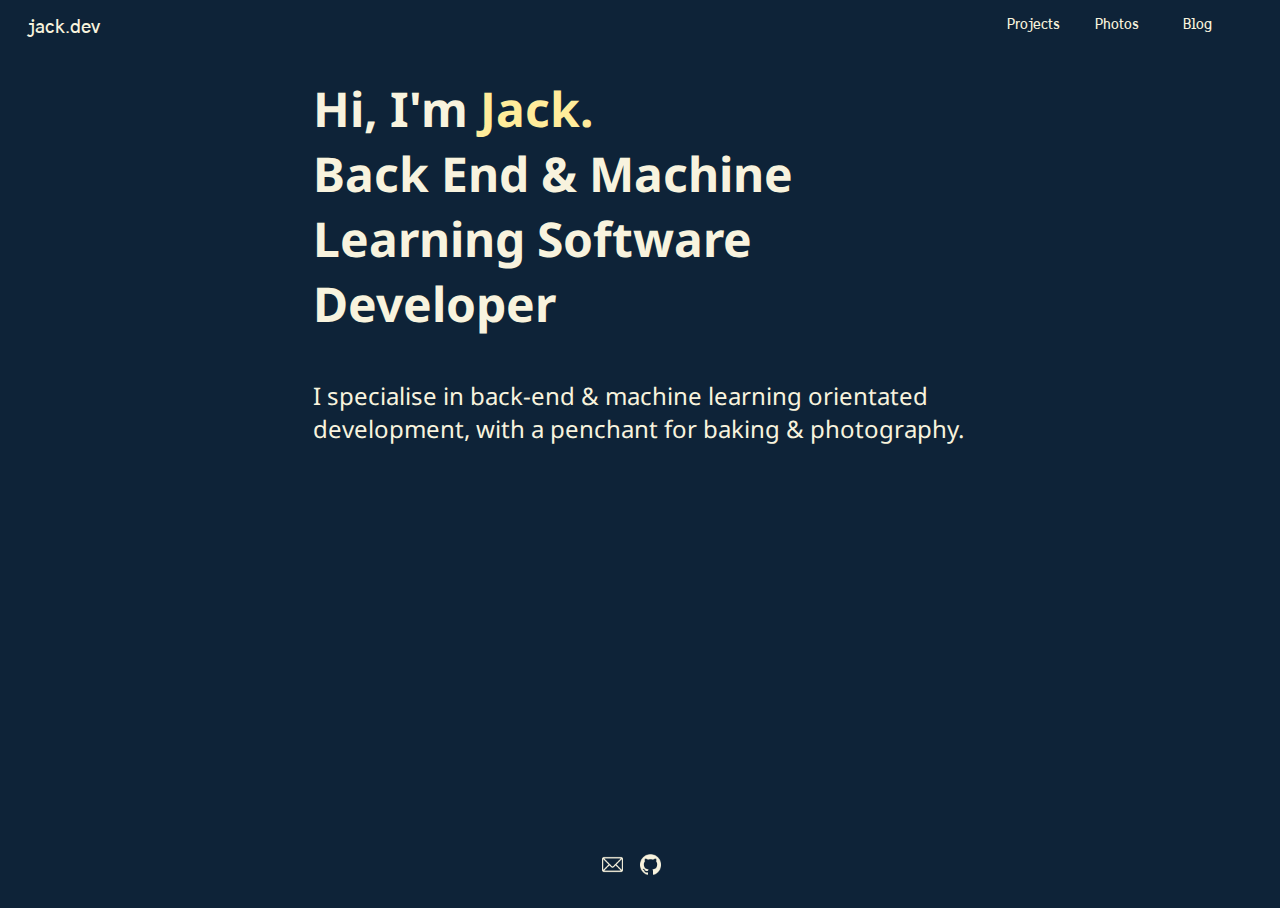
<file: index.html>
<!DOCTYPE html>
<html lang="en">
<meta charset="UTF-8">
<head>
    <link rel="stylesheet" type="text/css" href="styles/styles.css">
    <link rel="preconnect" href="https://fonts.googleapis.com">
    <link rel="preconnect" href="https://fonts.gstatic.com" crossorigin>
    <link href="https://fonts.googleapis.com/css2?family=Noto+Sans:wght@400;700&display=swap" rel="stylesheet">
    <title>
        Jacks Page
    </title>
</head>
<body>

<div id="content">
    <div id="navbar">
        <div id="navbarcontent">
            <div id="logo"><a href="https://jack.dev">jack.dev</a></div>
            <div id="spacer"></div>
            <div id="projects" class="navlinks"><a href="./Projects.html">Projects</a></div>
            <div id="photography" class="navlinks"><a href="./Photos.html">Photos</a></div>
            <div id="blog" class="navlinks"><a href="https://notes.jack.dev">Blog</a></div>
        </div>
    </div>
    <div id="intro"><h1>Hi, I'm <span id="name">Jack.</span><br>Back End & Machine Learning Software Developer </h1> </div>
    <div id="elevator">
        <h2>I specialise in back-end & machine learning orientated development, with a penchant for baking & photography. </h2></div>
    <div id="div4"> </div>
    <div id="contactsnav">
        <div id="contactsbar">
            <div id="spacer1"></div>
            <div id="email"><a href="mailto:me@jack.dev"><img src="images/email.png" alt="email" height="21px"/></a> </div>
            <div id="github"><a href="https://github.com/jackpatman"><img src="images/github.png" alt="github" height="21px"/></a> </div>
            <div id="spacer2"></div>
        </div>
    </div>
</div>

</body>


</html>
</file>
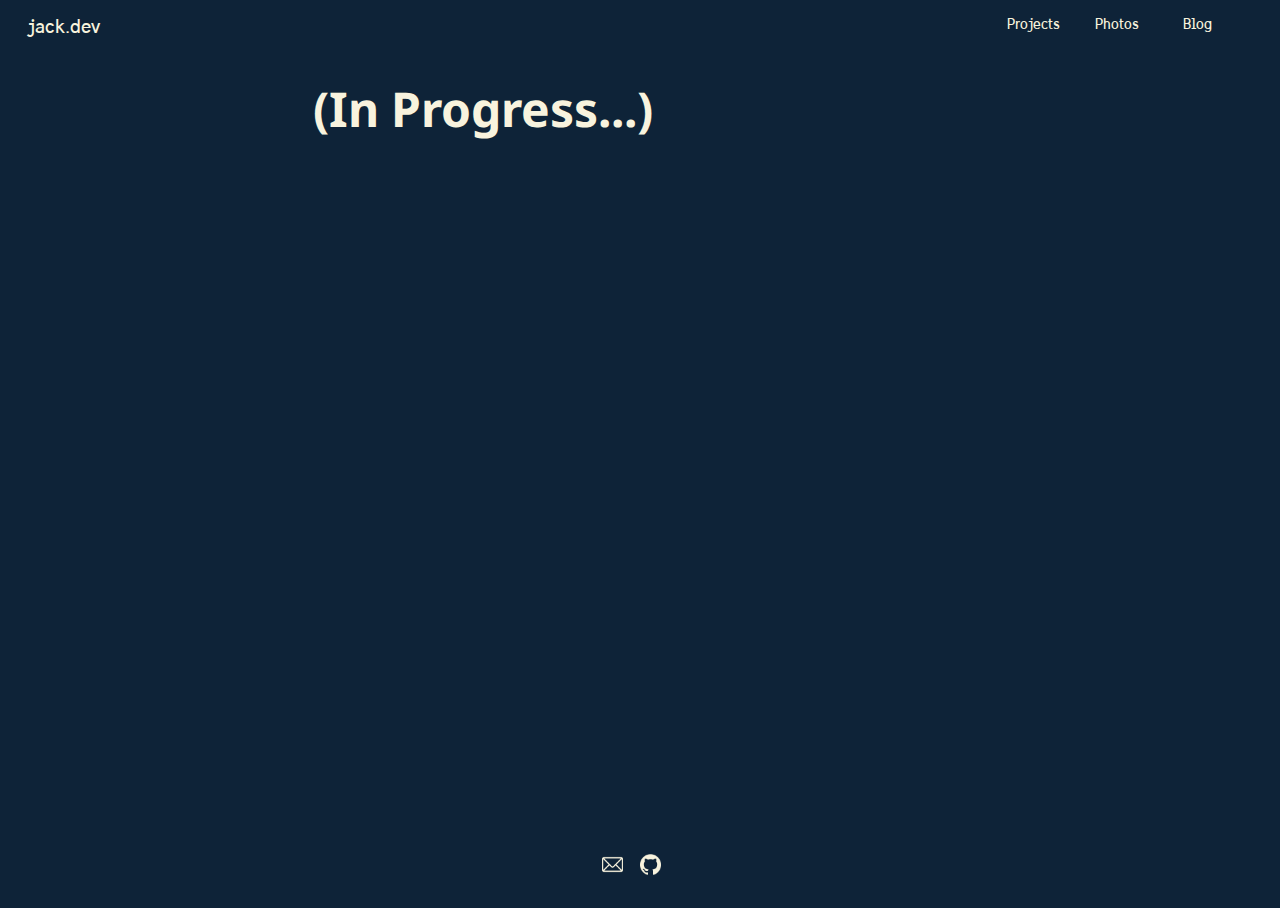
<file: Photos.html>
<!DOCTYPE html>
<html lang="en">
<meta charset="UTF-8">
<head>
  <link rel="stylesheet" type="text/css" href="styles/styles.css">
  <link rel="preconnect" href="https://fonts.googleapis.com">
  <link rel="preconnect" href="https://fonts.gstatic.com" crossorigin>
  <link href="https://fonts.googleapis.com/css2?family=Noto+Sans:wght@400;700&display=swap" rel="stylesheet">
  <title>
    Jacks Page
  </title>
</head>
<body>

<div id="content">
  <div id="navbar">
    <div id="navbarcontent">
      <div id="logo"><a href="https://jack.dev">jack.dev</a></div>
      <div id="spacer"></div>
      <div id="projects" class="navlinks"><a href="./Projects.html">Projects</a></div>
      <div id="photography" class="navlinks"><a href="./Photos.html">Photos</a></div>
      <div id="blog" class="navlinks"><a href="https://notes.jack.dev">Blog</a></div>
    </div>
  </div>
  <div id="intro"><h1>(In Progress...)</h1></div>
  <div id="elevator"></div>
  <div id="div4"> </div>
  <div id="contactsnav">
    <div id="contactsbar">
      <div id="spacer1"></div>
      <div id="email"><a href="mailto:me@jack.dev"><img src="images/email.png" alt="email" height="21px"/></a> </div>
      <div id="github"><a href="https://github.com/jackpatman"><img src="images/github.png" alt="github" height="21px"/></a> </div>
      <div id="spacer2"></div>
    </div>
  </div>
</div>

</body>


</html>
</file>
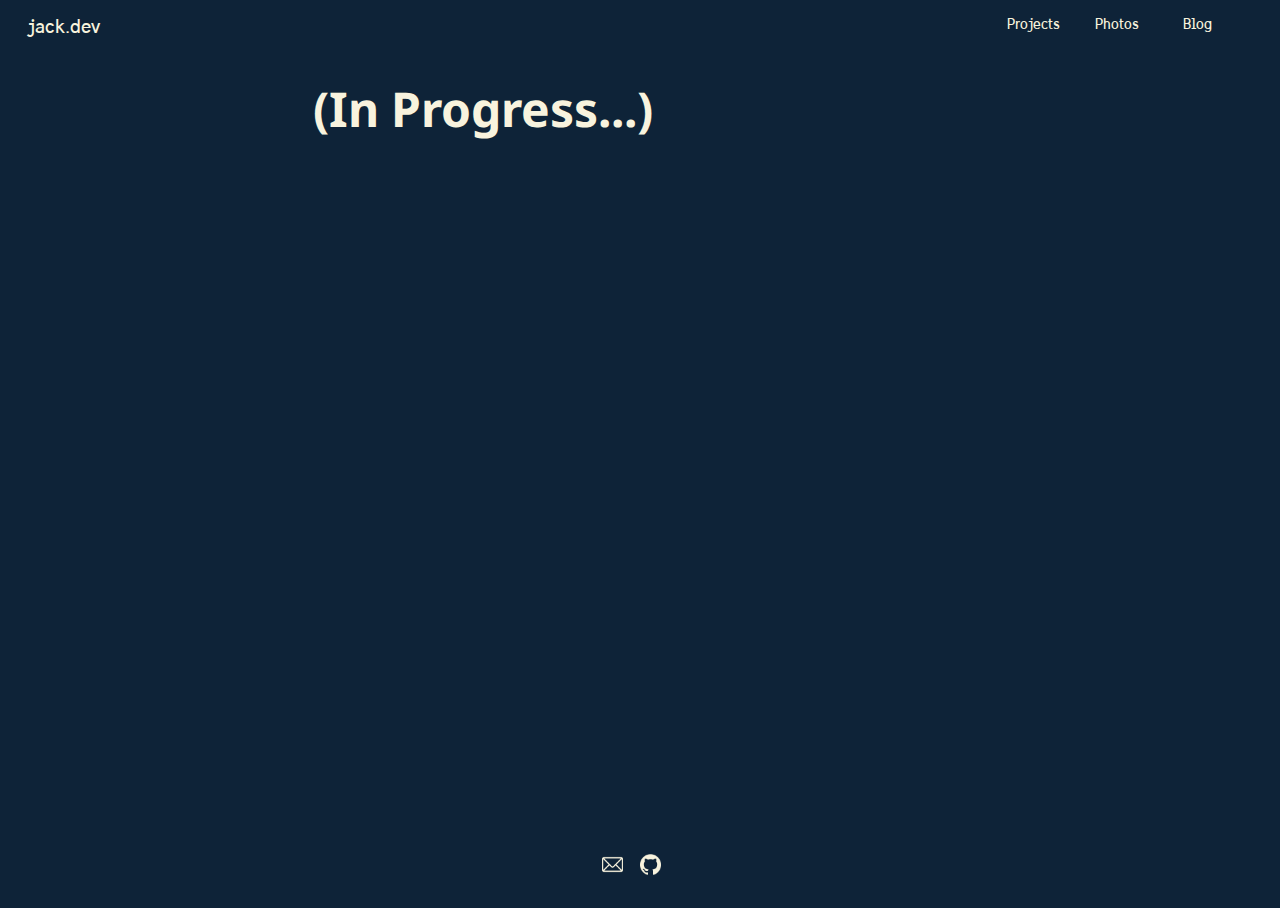
<file: Projects.html>
<!DOCTYPE html>
<html lang="en">
<meta charset="UTF-8">
<head>
  <link rel="stylesheet" type="text/css" href="styles/styles.css">
  <link rel="preconnect" href="https://fonts.googleapis.com">
  <link rel="preconnect" href="https://fonts.gstatic.com" crossorigin>
  <link href="https://fonts.googleapis.com/css2?family=Noto+Sans:wght@400;700&display=swap" rel="stylesheet">
  <title>
    Jacks Page
  </title>
</head>
<body>

<div id="content">
  <div id="navbar">
    <div id="navbarcontent">
      <div id="logo"><a href="https://jack.dev">jack.dev</a></div>
      <div id="spacer"></div>
      <div id="projects" class="navlinks"><a href="./Projects.html">Projects</a></div>
      <div id="photography" class="navlinks"><a href="./Photos.html">Photos</a></div>
      <div id="blog" class="navlinks"><a href="https://notes.jack.dev">Blog</a></div>
    </div>
  </div>
  <div id="intro"><h1>(In Progress...)</h1></div>
  <div id="elevator"> </div>
  <div id="div4"> </div>
  <div id="contactsnav">
    <div id="contactsbar">
      <div id="spacer1"></div>
      <div id="email"><a href="mailto:me@jack.dev"><img src="images/email.png" alt="email" height="21px"/></a> </div>
      <div id="github"><a href="https://github.com/jackpatman"><img src="images/github.png" alt="github" height="21px"/></a> </div>
      <div id="spacer2"></div>
    </div>
  </div>
</div>

</body>


</html>
</file>
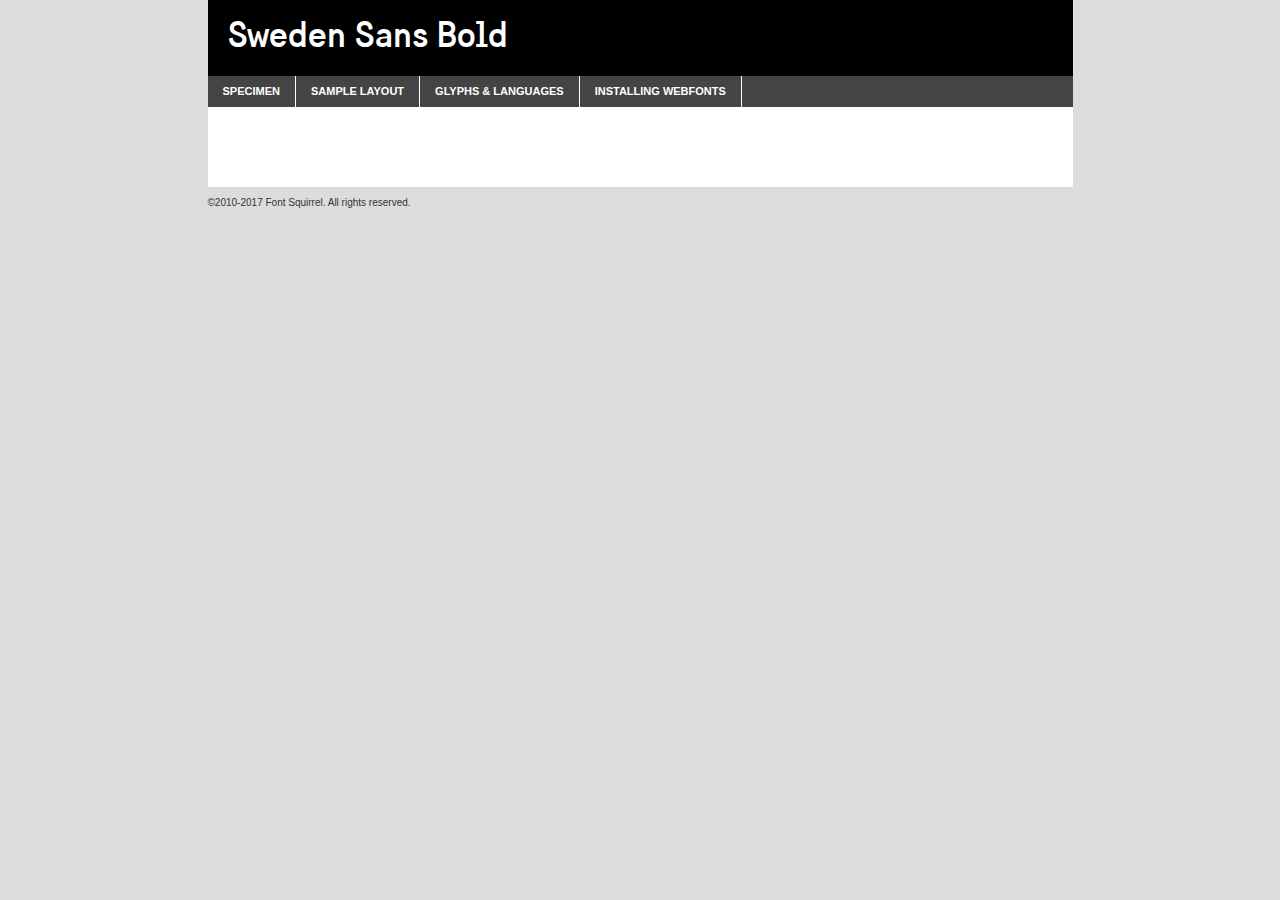
<file: font/swedensans/swedensansbold-demo.html>
<!DOCTYPE html PUBLIC "-//W3C//DTD XHTML 1.0 Transitional//EN"
        "http://www.w3.org/TR/xhtml1/DTD/xhtml1-transitional.dtd">

<html xmlns="http://www.w3.org/1999/xhtml" xml:lang="en" lang="en">
<head>
    <meta http-equiv="Content-Type" content="text/html; charset=utf-8"/>
    <script src="http://ajax.googleapis.com/ajax/libs/jquery/1.7.2/jquery.min.js" type="text/javascript" charset="utf-8"></script>
    <script type="text/javascript">
		(function($) {
			$.fn.easyTabs = function(option) {
				var param = jQuery.extend({ fadeSpeed: 'fast', defaultContent: 1, activeClass: 'active' }, option);
				$(this).each(function() {
					var thisId = '#' + this.id;
					if ( param.defaultContent == '' )
					{
						param.defaultContent = 1;
					}
					if ( typeof param.defaultContent == 'number' )
					{
						var defaultTab = $(thisId + ' .tabs li:eq(' + (param.defaultContent - 1) + ') a').attr('href').substr(1);
					}
					else
					{
						var defaultTab = param.defaultContent;
					}
					$(thisId + ' .tabs li a').each(function() {
						var tabToHide = $(this).attr('href').substr(1);
						$('#' + tabToHide).addClass('easytabs-tab-content');
					});
					hideAll();
					changeContent(defaultTab);

					function hideAll() {$(thisId + ' .easytabs-tab-content').hide();}

					function changeContent(tabId)
					{
						hideAll();
						$(thisId + ' .tabs li').removeClass(param.activeClass);
						$(thisId + ' .tabs li a[href=#' + tabId + ']').closest('li').addClass(param.activeClass);
						if ( param.fadeSpeed != 'none' )
						{
							$(thisId + ' #' + tabId).fadeIn(param.fadeSpeed);
						}
						else
						{
							$(thisId + ' #' + tabId).show();
						}
					}

					$(thisId + ' .tabs li').click(function() {
						var tabId = $(this).find('a').attr('href').substr(1);
						changeContent(tabId);
						return false;
					});
				});
			}
		})(jQuery);
    </script>
    <link rel="stylesheet" href="specimen_files/specimen_stylesheet.css" type="text/css" charset="utf-8"/>
    <link rel="stylesheet" href="stylesheet.css" type="text/css" charset="utf-8"/>

    <style type="text/css">
        		body {
			font-family: 'sweden_sansbold';
        		}

            </style>

    <title>Sweden Sans Bold Specimen</title>


    <script type="text/javascript" charset="utf-8">
		$(document).ready(function() {
			$('#container').easyTabs({ defaultContent: 1 });
		});
    </script>
</head>

<body>
<div id="container">
    <div id="header">
		Sweden Sans Bold    </div>
    <ul class="tabs">
        <li><a href="#specimen">Specimen</a></li>
        <li><a href="#layout">Sample Layout</a></li>
		        <li><a href="#glyphs">Glyphs &amp; Languages</a></li>
        <li><a href="#installing">Installing Webfonts</a></li>

    </ul>

    <div id="main_content">


        <div id="specimen">

            <div class="section">
                <div class="grid12 firstcol">
                    <div class="huge">AaBb</div>
                </div>
            </div>

            <div class="section">
                <div class="glyph_range">A&#x200B;B&#x200b;C&#x200b;D&#x200b;E&#x200b;F&#x200b;G&#x200b;H&#x200b;I&#x200b;J&#x200b;K&#x200b;L&#x200b;M&#x200b;N&#x200b;O&#x200b;P&#x200b;Q&#x200b;R&#x200b;S&#x200b;T&#x200b;U&#x200b;V&#x200b;W&#x200b;X&#x200b;Y&#x200b;Z&#x200b;a&#x200b;b&#x200b;c&#x200b;d&#x200b;e&#x200b;f&#x200b;g&#x200b;h&#x200b;i&#x200b;j&#x200b;k&#x200b;l&#x200b;m&#x200b;n&#x200b;o&#x200b;p&#x200b;q&#x200b;r&#x200b;s&#x200b;t&#x200b;u&#x200b;v&#x200b;w&#x200b;x&#x200b;y&#x200b;z&#x200b;1&#x200b;2&#x200b;3&#x200b;4&#x200b;5&#x200b;6&#x200b;7&#x200b;8&#x200b;9&#x200b;0&#x200b;&amp;&#x200b;.&#x200b;,&#x200b;?&#x200b;!&#x200b;&#64;&#x200b;(&#x200b;)&#x200b;#&#x200b;$&#x200b;%&#x200b;*&#x200b;+&#x200b;-&#x200b;=&#x200b;:&#x200b;;</div>
            </div>
            <div class="section">
                <div class="grid12 firstcol">
                    <table class="sample_table">
                        <tr>
                            <td>10</td>
                            <td class="size10">abcdefghijklmnopqrstuvwxyzABCDEFGHIJKLMNOPQRSTUVWXYZ0123456789abcdefghijklmnopqrstuvwxyzABCDEFGHIJKLMNOPQRSTUVWXYZ0123456789abcdefghijklmnopqrstuvwxyzABCDEFGHIJKLMNOPQRSTUVWXYZ</td>
                        </tr>
                        <tr>
                            <td>11</td>
                            <td class="size11">abcdefghijklmnopqrstuvwxyzABCDEFGHIJKLMNOPQRSTUVWXYZ0123456789abcdefghijklmnopqrstuvwxyzABCDEFGHIJKLMNOPQRSTUVWXYZ0123456789abcdefghijklmnopqrstuvwxyzABCDEFGHIJKLMNOPQRSTUVWXYZ</td>
                        </tr>
                        <tr>
                            <td>12</td>
                            <td class="size12">abcdefghijklmnopqrstuvwxyzABCDEFGHIJKLMNOPQRSTUVWXYZ0123456789abcdefghijklmnopqrstuvwxyzABCDEFGHIJKLMNOPQRSTUVWXYZ0123456789abcdefghijklmnopqrstuvwxyzABCDEFGHIJKLMNOPQRSTUVWXYZ</td>
                        </tr>
                        <tr>
                            <td>13</td>
                            <td class="size13">abcdefghijklmnopqrstuvwxyzABCDEFGHIJKLMNOPQRSTUVWXYZ0123456789abcdefghijklmnopqrstuvwxyzABCDEFGHIJKLMNOPQRSTUVWXYZ0123456789abcdefghijklmnopqrstuvwxyzABCDEFGHIJKLMNOPQRSTUVWXYZ</td>
                        </tr>
                        <tr>
                            <td>14</td>
                            <td class="size14">abcdefghijklmnopqrstuvwxyzABCDEFGHIJKLMNOPQRSTUVWXYZ0123456789abcdefghijklmnopqrstuvwxyzABCDEFGHIJKLMNOPQRSTUVWXYZ0123456789abcdefghijklmnopqrstuvwxyzABCDEFGHIJKLMNOPQRSTUVWXYZ</td>
                        </tr>
                        <tr>
                            <td>16</td>
                            <td class="size16">abcdefghijklmnopqrstuvwxyzABCDEFGHIJKLMNOPQRSTUVWXYZ0123456789abcdefghijklmnopqrstuvwxyzABCDEFGHIJKLMNOPQRSTUVWXYZ</td>
                        </tr>
                        <tr>
                            <td>18</td>
                            <td class="size18">abcdefghijklmnopqrstuvwxyzABCDEFGHIJKLMNOPQRSTUVWXYZ0123456789abcdefghijklmnopqrstuvwxyzABCDEFGHIJKLMNOPQRSTUVWXYZ</td>
                        </tr>
                        <tr>
                            <td>20</td>
                            <td class="size20">abcdefghijklmnopqrstuvwxyzABCDEFGHIJKLMNOPQRSTUVWXYZ0123456789abcdefghijklmnopqrstuvwxyzABCDEFGHIJKLMNOPQRSTUVWXYZ</td>
                        </tr>
                        <tr>
                            <td>24</td>
                            <td class="size24">abcdefghijklmnopqrstuvwxyzABCDEFGHIJKLMNOPQRSTUVWXYZ0123456789abcdefghijklmnopqrstuvwxyzABCDEFGHIJKLMNOPQRSTUVWXYZ</td>
                        </tr>
                        <tr>
                            <td>30</td>
                            <td class="size30">abcdefghijklmnopqrstuvwxyzABCDEFGHIJKLMNOPQRSTUVWXYZ0123456789abcdefghijklmnopqrstuvwxyzABCDEFGHIJKLMNOPQRSTUVWXYZ</td>
                        </tr>
                        <tr>
                            <td>36</td>
                            <td class="size36">abcdefghijklmnopqrstuvwxyzABCDEFGHIJKLMNOPQRSTUVWXYZ0123456789abcdefghijklmnopqrstuvwxyzABCDEFGHIJKLMNOPQRSTUVWXYZ</td>
                        </tr>
                        <tr>
                            <td>48</td>
                            <td class="size48">abcdefghijklmnopqrstuvwxyzABCDEFGHIJKLMNOPQRSTUVWXYZ0123456789abcdefghijklmnopqrstuvwxyzABCDEFGHIJKLMNOPQRSTUVWXYZ</td>
                        </tr>
                        <tr>
                            <td>60</td>
                            <td class="size60">abcdefghijklmnopqrstuvwxyzABCDEFGHIJKLMNOPQRSTUVWXYZ0123456789abcdefghijklmnopqrstuvwxyzABCDEFGHIJKLMNOPQRSTUVWXYZ</td>
                        </tr>
                        <tr>
                            <td>72</td>
                            <td class="size72">abcdefghijklmnopqrstuvwxyzABCDEFGHIJKLMNOPQRSTUVWXYZ0123456789abcdefghijklmnopqrstuvwxyzABCDEFGHIJKLMNOPQRSTUVWXYZ</td>
                        </tr>
                        <tr>
                            <td>90</td>
                            <td class="size90">abcdefghijklmnopqrstuvwxyzABCDEFGHIJKLMNOPQRSTUVWXYZ0123456789abcdefghijklmnopqrstuvwxyzABCDEFGHIJKLMNOPQRSTUVWXYZ</td>
                        </tr>
                    </table>

                </div>

            </div>


            <div class="section" id="bodycomparison">


                <div id="xheight">
                    <div class="fontbody">&#x25FC;&#x25FC;&#x25FC;&#x25FC;&#x25FC;&#x25FC;&#x25FC;&#x25FC;&#x25FC;&#x25FC;&#x25FC;&#x25FC;&#x25FC;&#x25FC;&#x25FC;&#x25FC;&#x25FC;&#x25FC;&#x25FC;&#x25FC;&#x25FC;&#x25FC;&#x25FC;&#x25FC;&#x25FC;&#x25FC;&#x25FC;&#x25FC;&#x25FC;&#x25FC;&#x25FC;&#x25FC;&#x25FC;&#x25FC;&#x25FC;&#x25FC;&#x25FC;&#x25FC;&#x25FC;&#x25FC;&#x25FC;&#x25FC;&#x25FC;&#x25FC;&#x25FC;&#x25FC;&#x25FC;&#x25FC;&#x25FC;&#x25FC;&#x25FC;&#x25FC;&#x25FC;&#x25FC;&#x25FC;&#x25FC;&#x25FC;&#x25FC;&#x25FC;&#x25FC;&#x25FC;&#x25FC;&#x25FC;&#x25FC;&#x25FC;&#x25FC;&#x25FC;&#x25FC;&#x25FC;&#x25FC;&#x25FC;&#x25FC;&#x25FC;&#x25FC;&#x25FC;&#x25FC;&#x25FC;&#x25FC;&#x25FC;&#x25FC;&#x25FC;&#x25FC;&#x25FC;&#x25FC;&#x25FC;&#x25FC;&#x25FC;&#x25FC;&#x25FC;&#x25FC;&#x25FC;&#x25FC;&#x25FC;&#x25FC;&#x25FC;&#x25FC;&#x25FC;&#x25FC;&#x25FC;body</div>
                    <div class="arialbody">body</div>
                    <div class="verdanabody">body</div>
                    <div class="georgiabody">body</div>
                </div>
                <div class="fontbody" style="z-index:1">
                    body<span>Sweden Sans Bold</span>
                </div>
                <div class="arialbody" style="z-index:1">
                    body<span>Arial</span>
                </div>
                <div class="verdanabody" style="z-index:1">
                    body<span>Verdana</span>
                </div>
                <div class="georgiabody" style="z-index:1">
                    body<span>Georgia</span>
                </div>


            </div>


            <div class="section psample psample_row1" id="">

                <div class="grid2 firstcol">
                    <p class="size10"><span>10.</span>Aenean lacinia bibendum nulla sed consectetur. Fusce dapibus, tellus ac cursus commodo, tortor mauris condimentum nibh, ut fermentum massa justo sit amet risus. Nullam id dolor id nibh ultricies vehicula ut id elit. Cum sociis natoque penatibus et magnis dis parturient montes, nascetur ridiculus mus. Nulla vitae elit libero, a pharetra augue.</p>

                </div>
                <div class="grid3">
                    <p class="size11"><span>11.</span>Aenean lacinia bibendum nulla sed consectetur. Fusce dapibus, tellus ac cursus commodo, tortor mauris condimentum nibh, ut fermentum massa justo sit amet risus. Nullam id dolor id nibh ultricies vehicula ut id elit. Cum sociis natoque penatibus et magnis dis parturient montes, nascetur ridiculus mus. Nulla vitae elit libero, a pharetra augue.</p>

                </div>
                <div class="grid3">
                    <p class="size12"><span>12.</span>Aenean lacinia bibendum nulla sed consectetur. Fusce dapibus, tellus ac cursus commodo, tortor mauris condimentum nibh, ut fermentum massa justo sit amet risus. Nullam id dolor id nibh ultricies vehicula ut id elit. Cum sociis natoque penatibus et magnis dis parturient montes, nascetur ridiculus mus. Nulla vitae elit libero, a pharetra augue.</p>

                </div>
                <div class="grid4">
                    <p class="size13"><span>13.</span>Aenean lacinia bibendum nulla sed consectetur. Fusce dapibus, tellus ac cursus commodo, tortor mauris condimentum nibh, ut fermentum massa justo sit amet risus. Nullam id dolor id nibh ultricies vehicula ut id elit. Cum sociis natoque penatibus et magnis dis parturient montes, nascetur ridiculus mus. Nulla vitae elit libero, a pharetra augue.</p>

                </div>
                <div class="white_blend"></div>

            </div>
            <div class="section psample psample_row2" id="">
                <div class="grid3 firstcol">
                    <p class="size14"><span>14.</span>Aenean lacinia bibendum nulla sed consectetur. Fusce dapibus, tellus ac cursus commodo, tortor mauris condimentum nibh, ut fermentum massa justo sit amet risus. Nullam id dolor id nibh ultricies vehicula ut id elit. Cum sociis natoque penatibus et magnis dis parturient montes, nascetur ridiculus mus. Nulla vitae elit libero, a pharetra augue.</p>

                </div>
                <div class="grid4">
                    <p class="size16"><span>16.</span>Aenean lacinia bibendum nulla sed consectetur. Fusce dapibus, tellus ac cursus commodo, tortor mauris condimentum nibh, ut fermentum massa justo sit amet risus. Nullam id dolor id nibh ultricies vehicula ut id elit. Cum sociis natoque penatibus et magnis dis parturient montes, nascetur ridiculus mus. Nulla vitae elit libero, a pharetra augue.</p>

                </div>
                <div class="grid5">
                    <p class="size18"><span>18.</span>Aenean lacinia bibendum nulla sed consectetur. Fusce dapibus, tellus ac cursus commodo, tortor mauris condimentum nibh, ut fermentum massa justo sit amet risus. Nullam id dolor id nibh ultricies vehicula ut id elit. Cum sociis natoque penatibus et magnis dis parturient montes, nascetur ridiculus mus. Nulla vitae elit libero, a pharetra augue.</p>

                </div>

                <div class="white_blend"></div>

            </div>

            <div class="section psample psample_row3" id="">
                <div class="grid5 firstcol">
                    <p class="size20"><span>20.</span>Aenean lacinia bibendum nulla sed consectetur. Fusce dapibus, tellus ac cursus commodo, tortor mauris condimentum nibh, ut fermentum massa justo sit amet risus. Nullam id dolor id nibh ultricies vehicula ut id elit. Cum sociis natoque penatibus et magnis dis parturient montes, nascetur ridiculus mus. Nulla vitae elit libero, a pharetra augue.</p>
                </div>
                <div class="grid7">
                    <p class="size24"><span>24.</span>Aenean lacinia bibendum nulla sed consectetur. Fusce dapibus, tellus ac cursus commodo, tortor mauris condimentum nibh, ut fermentum massa justo sit amet risus. Nullam id dolor id nibh ultricies vehicula ut id elit. Cum sociis natoque penatibus et magnis dis parturient montes, nascetur ridiculus mus. Nulla vitae elit libero, a pharetra augue.</p>
                </div>

                <div class="white_blend"></div>

            </div>

            <div class="section psample psample_row4" id="">
                <div class="grid12 firstcol">
                    <p class="size30"><span>30.</span>Aenean lacinia bibendum nulla sed consectetur. Fusce dapibus, tellus ac cursus commodo, tortor mauris condimentum nibh, ut fermentum massa justo sit amet risus. Nullam id dolor id nibh ultricies vehicula ut id elit. Cum sociis natoque penatibus et magnis dis parturient montes, nascetur ridiculus mus. Nulla vitae elit libero, a pharetra augue.</p>
                </div>
                <div class="white_blend"></div>

            </div>


            <div class="section psample psample_row1 fullreverse">
                <div class="grid2 firstcol">
                    <p class="size10"><span>10.</span>Aenean lacinia bibendum nulla sed consectetur. Fusce dapibus, tellus ac cursus commodo, tortor mauris condimentum nibh, ut fermentum massa justo sit amet risus. Nullam id dolor id nibh ultricies vehicula ut id elit. Cum sociis natoque penatibus et magnis dis parturient montes, nascetur ridiculus mus. Nulla vitae elit libero, a pharetra augue.</p>

                </div>
                <div class="grid3">
                    <p class="size11"><span>11.</span>Aenean lacinia bibendum nulla sed consectetur. Fusce dapibus, tellus ac cursus commodo, tortor mauris condimentum nibh, ut fermentum massa justo sit amet risus. Nullam id dolor id nibh ultricies vehicula ut id elit. Cum sociis natoque penatibus et magnis dis parturient montes, nascetur ridiculus mus. Nulla vitae elit libero, a pharetra augue.</p>

                </div>
                <div class="grid3">
                    <p class="size12"><span>12.</span>Aenean lacinia bibendum nulla sed consectetur. Fusce dapibus, tellus ac cursus commodo, tortor mauris condimentum nibh, ut fermentum massa justo sit amet risus. Nullam id dolor id nibh ultricies vehicula ut id elit. Cum sociis natoque penatibus et magnis dis parturient montes, nascetur ridiculus mus. Nulla vitae elit libero, a pharetra augue.</p>

                </div>
                <div class="grid4">
                    <p class="size13"><span>13.</span>Aenean lacinia bibendum nulla sed consectetur. Fusce dapibus, tellus ac cursus commodo, tortor mauris condimentum nibh, ut fermentum massa justo sit amet risus. Nullam id dolor id nibh ultricies vehicula ut id elit. Cum sociis natoque penatibus et magnis dis parturient montes, nascetur ridiculus mus. Nulla vitae elit libero, a pharetra augue.</p>

                </div>
                <div class="black_blend"></div>

            </div>

            <div class="section psample psample_row2 fullreverse">
                <div class="grid3 firstcol">
                    <p class="size14"><span>14.</span>Aenean lacinia bibendum nulla sed consectetur. Fusce dapibus, tellus ac cursus commodo, tortor mauris condimentum nibh, ut fermentum massa justo sit amet risus. Nullam id dolor id nibh ultricies vehicula ut id elit. Cum sociis natoque penatibus et magnis dis parturient montes, nascetur ridiculus mus. Nulla vitae elit libero, a pharetra augue.</p>

                </div>
                <div class="grid4">
                    <p class="size16"><span>16.</span>Aenean lacinia bibendum nulla sed consectetur. Fusce dapibus, tellus ac cursus commodo, tortor mauris condimentum nibh, ut fermentum massa justo sit amet risus. Nullam id dolor id nibh ultricies vehicula ut id elit. Cum sociis natoque penatibus et magnis dis parturient montes, nascetur ridiculus mus. Nulla vitae elit libero, a pharetra augue.</p>

                </div>
                <div class="grid5">
                    <p class="size18"><span>18.</span>Aenean lacinia bibendum nulla sed consectetur. Fusce dapibus, tellus ac cursus commodo, tortor mauris condimentum nibh, ut fermentum massa justo sit amet risus. Nullam id dolor id nibh ultricies vehicula ut id elit. Cum sociis natoque penatibus et magnis dis parturient montes, nascetur ridiculus mus. Nulla vitae elit libero, a pharetra augue.</p>

                </div>
                <div class="black_blend"></div>

            </div>

            <div class="section psample fullreverse psample_row3" id="">
                <div class="grid5 firstcol">
                    <p class="size20"><span>20.</span>Aenean lacinia bibendum nulla sed consectetur. Fusce dapibus, tellus ac cursus commodo, tortor mauris condimentum nibh, ut fermentum massa justo sit amet risus. Nullam id dolor id nibh ultricies vehicula ut id elit. Cum sociis natoque penatibus et magnis dis parturient montes, nascetur ridiculus mus. Nulla vitae elit libero, a pharetra augue.</p>
                </div>
                <div class="grid7">
                    <p class="size24"><span>24.</span>Aenean lacinia bibendum nulla sed consectetur. Fusce dapibus, tellus ac cursus commodo, tortor mauris condimentum nibh, ut fermentum massa justo sit amet risus. Nullam id dolor id nibh ultricies vehicula ut id elit. Cum sociis natoque penatibus et magnis dis parturient montes, nascetur ridiculus mus. Nulla vitae elit libero, a pharetra augue.</p>
                </div>

                <div class="black_blend"></div>

            </div>

            <div class="section psample fullreverse psample_row4" id="" style="border-bottom: 20px #000 solid;">
                <div class="grid12 firstcol">
                    <p class="size30"><span>30.</span>Aenean lacinia bibendum nulla sed consectetur. Fusce dapibus, tellus ac cursus commodo, tortor mauris condimentum nibh, ut fermentum massa justo sit amet risus. Nullam id dolor id nibh ultricies vehicula ut id elit. Cum sociis natoque penatibus et magnis dis parturient montes, nascetur ridiculus mus. Nulla vitae elit libero, a pharetra augue.</p>
                </div>
                <div class="black_blend"></div>

            </div>


        </div>

        <div id="layout">

            <div class="section">

                <div class="grid12 firstcol">
                    <h1>Lorem Ipsum Dolor</h1>
                    <h2>Etiam porta sem malesuada magna mollis euismod</h2>

                    <p class="byline">By <a href="#link">Aenean Lacinia</a></p>
                </div>
            </div>
            <div class="section">
                <div class="grid8 firstcol">
                    <p class="large">Donec sed odio dui. Morbi leo risus, porta ac consectetur ac, vestibulum at eros. Fusce dapibus, tellus ac cursus commodo, tortor mauris condimentum nibh, ut fermentum massa justo sit amet risus. </p>


                    <h3>Pellentesque ornare sem</h3>

                    <p>Maecenas sed diam eget risus varius blandit sit amet non magna. Maecenas faucibus mollis interdum. Donec ullamcorper nulla non metus auctor fringilla. Nullam id dolor id nibh ultricies vehicula ut id elit. Nullam id dolor id nibh ultricies vehicula ut id elit. </p>

                    <p>Aenean eu leo quam. Pellentesque ornare sem lacinia quam venenatis vestibulum. Lorem ipsum dolor sit amet, consectetur adipiscing elit. Cum sociis natoque penatibus et magnis dis parturient montes, nascetur ridiculus mus. </p>

                    <p>Nulla vitae elit libero, a pharetra augue. Praesent commodo cursus magna, vel scelerisque nisl consectetur et. Aenean lacinia bibendum nulla sed consectetur. </p>

                    <p>Nullam quis risus eget urna mollis ornare vel eu leo. Nullam quis risus eget urna mollis ornare vel eu leo. Maecenas sed diam eget risus varius blandit sit amet non magna. Donec ullamcorper nulla non metus auctor fringilla. </p>

                    <h3>Cras mattis consectetur</h3>

                    <p>Aenean eu leo quam. Pellentesque ornare sem lacinia quam venenatis vestibulum. Aenean lacinia bibendum nulla sed consectetur. Integer posuere erat a ante venenatis dapibus posuere velit aliquet. Cras mattis consectetur purus sit amet fermentum. </p>

                    <p>Nullam id dolor id nibh ultricies vehicula ut id elit. Nullam quis risus eget urna mollis ornare vel eu leo. Cras mattis consectetur purus sit amet fermentum.</p>
                </div>

                <div class="grid4 sidebar">

                    <div class="box reverse">
                        <p class="last">Nullam quis risus eget urna mollis ornare vel eu leo. Donec ullamcorper nulla non metus auctor fringilla. Cras mattis consectetur purus sit amet fermentum. Sed posuere consectetur est at lobortis. Lorem ipsum dolor sit amet, consectetur adipiscing elit. </p>
                    </div>

                    <p class="caption">Maecenas sed diam eget risus varius.</p>

                    <p>Vestibulum id ligula porta felis euismod semper. Integer posuere erat a ante venenatis dapibus posuere velit aliquet. Vestibulum id ligula porta felis euismod semper. Sed posuere consectetur est at lobortis. Maecenas sed diam eget risus varius blandit sit amet non magna. Fusce dapibus, tellus ac cursus commodo, tortor mauris condimentum nibh, ut fermentum massa justo sit amet risus. </p>


                    <p>Duis mollis, est non commodo luctus, nisi erat porttitor ligula, eget lacinia odio sem nec elit. Aenean lacinia bibendum nulla sed consectetur. Vivamus sagittis lacus vel augue laoreet rutrum faucibus dolor auctor. Aenean lacinia bibendum nulla sed consectetur. Nullam quis risus eget urna mollis ornare vel eu leo. </p>

                    <p>Praesent commodo cursus magna, vel scelerisque nisl consectetur et. Donec ullamcorper nulla non metus auctor fringilla. Maecenas faucibus mollis interdum. Fusce dapibus, tellus ac cursus commodo, tortor mauris condimentum nibh, ut fermentum massa justo sit amet risus. </p>

                </div>
            </div>

        </div>


		

        <div id="glyphs">
            <div class="section">
                <div class="grid12 firstcol">

                    <h1>Language Support</h1>
                    <p>The subset of Sweden Sans Bold in this kit supports the following languages:<br/>

						Albanian, Basque, Breton, Chamorro, Danish, Dutch, English, Estonian, Faroese, Finnish, French, Frisian, Galician, German, Icelandic, Italian, Malagasy, Norwegian, Portuguese, Spanish, Alsatian, Aragonese, Arapaho, Arrernte, Asturian, Aymara, Bislama, Cebuano, Cheyenne, Corsican, Fijian, French_creole, Genoese, Gilbertese, Greenlandic, Haitian_creole, Hiligaynon, Hmong, Hopi, Ibanag, Iloko_ilokano, Indonesian, Interglossa_glosa, Interlingua, Irish_gaelic, Jerriais, Lojban, Lombard, Luxembourgeois, Manx, Mohawk, Norfolk_pitcairnese, Northern_sotho, Occitan, Oromo, Pangasinan, Papiamento, Piedmontese, Potawatomi, Rhaeto-romance, Romansh, Rotokas, Sami_lule, Samoan, Sardinian, Scots_gaelic, Seychelles_creole, Shona, Sicilian, Somali, Southern_ndebele, Southern_sotho, Swahili, Swati_swazi, Tagalog_filipino_pilipino, Tetum, Tok_pisin, Tswana, Uyghur_latinized, Volapuk, Votic_latinized, Walloon, Warlpiri, Xhosa, Yapese, Zulu, Latinbasic, Ubasic, Demo                    </p>
                    <h1>Glyph Chart</h1>
                    <p>The subset of Sweden Sans Bold in this kit includes all the glyphs listed below. Unicode entities are included above each glyph to help you insert individual characters into your layout.</p>
                    <div id="glyph_chart">

																																	                                <div><p>&amp;#13;</p>&#13;</div>
																				                                <div><p>&amp;#32;</p>&#32;</div>
																				                                <div><p>&amp;#33;</p>&#33;</div>
																				                                <div><p>&amp;#34;</p>&#34;</div>
																				                                <div><p>&amp;#35;</p>&#35;</div>
																				                                <div><p>&amp;#36;</p>&#36;</div>
																				                                <div><p>&amp;#37;</p>&#37;</div>
																				                                <div><p>&amp;#38;</p>&#38;</div>
																				                                <div><p>&amp;#39;</p>&#39;</div>
																				                                <div><p>&amp;#40;</p>&#40;</div>
																				                                <div><p>&amp;#41;</p>&#41;</div>
																				                                <div><p>&amp;#42;</p>&#42;</div>
																				                                <div><p>&amp;#43;</p>&#43;</div>
																				                                <div><p>&amp;#44;</p>&#44;</div>
																				                                <div><p>&amp;#45;</p>&#45;</div>
																				                                <div><p>&amp;#46;</p>&#46;</div>
																				                                <div><p>&amp;#47;</p>&#47;</div>
																				                                <div><p>&amp;#48;</p>&#48;</div>
																				                                <div><p>&amp;#49;</p>&#49;</div>
																				                                <div><p>&amp;#50;</p>&#50;</div>
																				                                <div><p>&amp;#51;</p>&#51;</div>
																				                                <div><p>&amp;#52;</p>&#52;</div>
																				                                <div><p>&amp;#53;</p>&#53;</div>
																				                                <div><p>&amp;#54;</p>&#54;</div>
																				                                <div><p>&amp;#55;</p>&#55;</div>
																				                                <div><p>&amp;#56;</p>&#56;</div>
																				                                <div><p>&amp;#57;</p>&#57;</div>
																				                                <div><p>&amp;#58;</p>&#58;</div>
																				                                <div><p>&amp;#59;</p>&#59;</div>
																				                                <div><p>&amp;#60;</p>&#60;</div>
																				                                <div><p>&amp;#61;</p>&#61;</div>
																				                                <div><p>&amp;#62;</p>&#62;</div>
																				                                <div><p>&amp;#63;</p>&#63;</div>
																				                                <div><p>&amp;#64;</p>&#64;</div>
																				                                <div><p>&amp;#65;</p>&#65;</div>
																				                                <div><p>&amp;#66;</p>&#66;</div>
																				                                <div><p>&amp;#67;</p>&#67;</div>
																				                                <div><p>&amp;#68;</p>&#68;</div>
																				                                <div><p>&amp;#69;</p>&#69;</div>
																				                                <div><p>&amp;#70;</p>&#70;</div>
																				                                <div><p>&amp;#71;</p>&#71;</div>
																				                                <div><p>&amp;#72;</p>&#72;</div>
																				                                <div><p>&amp;#73;</p>&#73;</div>
																				                                <div><p>&amp;#74;</p>&#74;</div>
																				                                <div><p>&amp;#75;</p>&#75;</div>
																				                                <div><p>&amp;#76;</p>&#76;</div>
																				                                <div><p>&amp;#77;</p>&#77;</div>
																				                                <div><p>&amp;#78;</p>&#78;</div>
																				                                <div><p>&amp;#79;</p>&#79;</div>
																				                                <div><p>&amp;#80;</p>&#80;</div>
																				                                <div><p>&amp;#81;</p>&#81;</div>
																				                                <div><p>&amp;#82;</p>&#82;</div>
																				                                <div><p>&amp;#83;</p>&#83;</div>
																				                                <div><p>&amp;#84;</p>&#84;</div>
																				                                <div><p>&amp;#85;</p>&#85;</div>
																				                                <div><p>&amp;#86;</p>&#86;</div>
																				                                <div><p>&amp;#87;</p>&#87;</div>
																				                                <div><p>&amp;#88;</p>&#88;</div>
																				                                <div><p>&amp;#89;</p>&#89;</div>
																				                                <div><p>&amp;#90;</p>&#90;</div>
																				                                <div><p>&amp;#91;</p>&#91;</div>
																				                                <div><p>&amp;#92;</p>&#92;</div>
																				                                <div><p>&amp;#93;</p>&#93;</div>
																				                                <div><p>&amp;#94;</p>&#94;</div>
																				                                <div><p>&amp;#95;</p>&#95;</div>
																				                                <div><p>&amp;#96;</p>&#96;</div>
																				                                <div><p>&amp;#97;</p>&#97;</div>
																				                                <div><p>&amp;#98;</p>&#98;</div>
																				                                <div><p>&amp;#99;</p>&#99;</div>
																				                                <div><p>&amp;#100;</p>&#100;</div>
																				                                <div><p>&amp;#101;</p>&#101;</div>
																				                                <div><p>&amp;#102;</p>&#102;</div>
																				                                <div><p>&amp;#103;</p>&#103;</div>
																				                                <div><p>&amp;#104;</p>&#104;</div>
																				                                <div><p>&amp;#105;</p>&#105;</div>
																				                                <div><p>&amp;#106;</p>&#106;</div>
																				                                <div><p>&amp;#107;</p>&#107;</div>
																				                                <div><p>&amp;#108;</p>&#108;</div>
																				                                <div><p>&amp;#109;</p>&#109;</div>
																				                                <div><p>&amp;#110;</p>&#110;</div>
																				                                <div><p>&amp;#111;</p>&#111;</div>
																				                                <div><p>&amp;#112;</p>&#112;</div>
																				                                <div><p>&amp;#113;</p>&#113;</div>
																				                                <div><p>&amp;#114;</p>&#114;</div>
																				                                <div><p>&amp;#115;</p>&#115;</div>
																				                                <div><p>&amp;#116;</p>&#116;</div>
																				                                <div><p>&amp;#117;</p>&#117;</div>
																				                                <div><p>&amp;#118;</p>&#118;</div>
																				                                <div><p>&amp;#119;</p>&#119;</div>
																				                                <div><p>&amp;#120;</p>&#120;</div>
																				                                <div><p>&amp;#121;</p>&#121;</div>
																				                                <div><p>&amp;#122;</p>&#122;</div>
																				                                <div><p>&amp;#123;</p>&#123;</div>
																				                                <div><p>&amp;#124;</p>&#124;</div>
																				                                <div><p>&amp;#125;</p>&#125;</div>
																				                                <div><p>&amp;#126;</p>&#126;</div>
																				                                <div><p>&amp;#160;</p>&#160;</div>
																				                                <div><p>&amp;#161;</p>&#161;</div>
																				                                <div><p>&amp;#162;</p>&#162;</div>
																				                                <div><p>&amp;#163;</p>&#163;</div>
																				                                <div><p>&amp;#164;</p>&#164;</div>
																				                                <div><p>&amp;#165;</p>&#165;</div>
																				                                <div><p>&amp;#166;</p>&#166;</div>
																				                                <div><p>&amp;#167;</p>&#167;</div>
																				                                <div><p>&amp;#168;</p>&#168;</div>
																				                                <div><p>&amp;#169;</p>&#169;</div>
																				                                <div><p>&amp;#170;</p>&#170;</div>
																				                                <div><p>&amp;#171;</p>&#171;</div>
																				                                <div><p>&amp;#174;</p>&#174;</div>
																				                                <div><p>&amp;#175;</p>&#175;</div>
																				                                <div><p>&amp;#176;</p>&#176;</div>
																				                                <div><p>&amp;#177;</p>&#177;</div>
																				                                <div><p>&amp;#178;</p>&#178;</div>
																				                                <div><p>&amp;#179;</p>&#179;</div>
																				                                <div><p>&amp;#180;</p>&#180;</div>
																				                                <div><p>&amp;#182;</p>&#182;</div>
																				                                <div><p>&amp;#183;</p>&#183;</div>
																				                                <div><p>&amp;#184;</p>&#184;</div>
																				                                <div><p>&amp;#185;</p>&#185;</div>
																				                                <div><p>&amp;#186;</p>&#186;</div>
																				                                <div><p>&amp;#187;</p>&#187;</div>
																				                                <div><p>&amp;#188;</p>&#188;</div>
																				                                <div><p>&amp;#189;</p>&#189;</div>
																				                                <div><p>&amp;#190;</p>&#190;</div>
																				                                <div><p>&amp;#191;</p>&#191;</div>
																				                                <div><p>&amp;#192;</p>&#192;</div>
																				                                <div><p>&amp;#193;</p>&#193;</div>
																				                                <div><p>&amp;#194;</p>&#194;</div>
																				                                <div><p>&amp;#195;</p>&#195;</div>
																				                                <div><p>&amp;#196;</p>&#196;</div>
																				                                <div><p>&amp;#197;</p>&#197;</div>
																				                                <div><p>&amp;#198;</p>&#198;</div>
																				                                <div><p>&amp;#199;</p>&#199;</div>
																				                                <div><p>&amp;#200;</p>&#200;</div>
																				                                <div><p>&amp;#201;</p>&#201;</div>
																				                                <div><p>&amp;#202;</p>&#202;</div>
																				                                <div><p>&amp;#203;</p>&#203;</div>
																				                                <div><p>&amp;#204;</p>&#204;</div>
																				                                <div><p>&amp;#205;</p>&#205;</div>
																				                                <div><p>&amp;#206;</p>&#206;</div>
																				                                <div><p>&amp;#207;</p>&#207;</div>
																				                                <div><p>&amp;#208;</p>&#208;</div>
																				                                <div><p>&amp;#209;</p>&#209;</div>
																				                                <div><p>&amp;#210;</p>&#210;</div>
																				                                <div><p>&amp;#211;</p>&#211;</div>
																				                                <div><p>&amp;#212;</p>&#212;</div>
																				                                <div><p>&amp;#213;</p>&#213;</div>
																				                                <div><p>&amp;#214;</p>&#214;</div>
																				                                <div><p>&amp;#215;</p>&#215;</div>
																				                                <div><p>&amp;#216;</p>&#216;</div>
																				                                <div><p>&amp;#217;</p>&#217;</div>
																				                                <div><p>&amp;#218;</p>&#218;</div>
																				                                <div><p>&amp;#219;</p>&#219;</div>
																				                                <div><p>&amp;#220;</p>&#220;</div>
																				                                <div><p>&amp;#221;</p>&#221;</div>
																				                                <div><p>&amp;#222;</p>&#222;</div>
																				                                <div><p>&amp;#223;</p>&#223;</div>
																				                                <div><p>&amp;#224;</p>&#224;</div>
																				                                <div><p>&amp;#225;</p>&#225;</div>
																				                                <div><p>&amp;#226;</p>&#226;</div>
																				                                <div><p>&amp;#227;</p>&#227;</div>
																				                                <div><p>&amp;#228;</p>&#228;</div>
																				                                <div><p>&amp;#229;</p>&#229;</div>
																				                                <div><p>&amp;#230;</p>&#230;</div>
																				                                <div><p>&amp;#231;</p>&#231;</div>
																				                                <div><p>&amp;#232;</p>&#232;</div>
																				                                <div><p>&amp;#233;</p>&#233;</div>
																				                                <div><p>&amp;#234;</p>&#234;</div>
																				                                <div><p>&amp;#235;</p>&#235;</div>
																				                                <div><p>&amp;#236;</p>&#236;</div>
																				                                <div><p>&amp;#237;</p>&#237;</div>
																				                                <div><p>&amp;#238;</p>&#238;</div>
																				                                <div><p>&amp;#239;</p>&#239;</div>
																				                                <div><p>&amp;#240;</p>&#240;</div>
																				                                <div><p>&amp;#241;</p>&#241;</div>
																				                                <div><p>&amp;#242;</p>&#242;</div>
																				                                <div><p>&amp;#243;</p>&#243;</div>
																				                                <div><p>&amp;#244;</p>&#244;</div>
																				                                <div><p>&amp;#245;</p>&#245;</div>
																				                                <div><p>&amp;#246;</p>&#246;</div>
																				                                <div><p>&amp;#247;</p>&#247;</div>
																				                                <div><p>&amp;#248;</p>&#248;</div>
																				                                <div><p>&amp;#249;</p>&#249;</div>
																				                                <div><p>&amp;#250;</p>&#250;</div>
																				                                <div><p>&amp;#251;</p>&#251;</div>
																				                                <div><p>&amp;#252;</p>&#252;</div>
																				                                <div><p>&amp;#253;</p>&#253;</div>
																				                                <div><p>&amp;#254;</p>&#254;</div>
																				                                <div><p>&amp;#255;</p>&#255;</div>
																				                                <div><p>&amp;#305;</p>&#305;</div>
																				                                <div><p>&amp;#321;</p>&#321;</div>
																				                                <div><p>&amp;#322;</p>&#322;</div>
																				                                <div><p>&amp;#338;</p>&#338;</div>
																				                                <div><p>&amp;#339;</p>&#339;</div>
																				                                <div><p>&amp;#352;</p>&#352;</div>
																				                                <div><p>&amp;#353;</p>&#353;</div>
																				                                <div><p>&amp;#376;</p>&#376;</div>
																				                                <div><p>&amp;#381;</p>&#381;</div>
																				                                <div><p>&amp;#382;</p>&#382;</div>
																				                                <div><p>&amp;#383;</p>&#383;</div>
																				                                <div><p>&amp;#402;</p>&#402;</div>
																				                                <div><p>&amp;#710;</p>&#710;</div>
																				                                <div><p>&amp;#711;</p>&#711;</div>
																				                                <div><p>&amp;#728;</p>&#728;</div>
																				                                <div><p>&amp;#729;</p>&#729;</div>
																				                                <div><p>&amp;#730;</p>&#730;</div>
																				                                <div><p>&amp;#731;</p>&#731;</div>
																				                                <div><p>&amp;#732;</p>&#732;</div>
																				                                <div><p>&amp;#733;</p>&#733;</div>
																				                                <div><p>&amp;#8211;</p>&#8211;</div>
																				                                <div><p>&amp;#8212;</p>&#8212;</div>
																				                                <div><p>&amp;#8216;</p>&#8216;</div>
																				                                <div><p>&amp;#8217;</p>&#8217;</div>
																				                                <div><p>&amp;#8218;</p>&#8218;</div>
																				                                <div><p>&amp;#8220;</p>&#8220;</div>
																				                                <div><p>&amp;#8221;</p>&#8221;</div>
																				                                <div><p>&amp;#8222;</p>&#8222;</div>
																				                                <div><p>&amp;#8224;</p>&#8224;</div>
																				                                <div><p>&amp;#8225;</p>&#8225;</div>
																				                                <div><p>&amp;#8226;</p>&#8226;</div>
																				                                <div><p>&amp;#8230;</p>&#8230;</div>
																				                                <div><p>&amp;#8240;</p>&#8240;</div>
																				                                <div><p>&amp;#8249;</p>&#8249;</div>
																				                                <div><p>&amp;#8250;</p>&#8250;</div>
																				                                <div><p>&amp;#8260;</p>&#8260;</div>
																				                                <div><p>&amp;#8364;</p>&#8364;</div>
																				                                <div><p>&amp;#8467;</p>&#8467;</div>
																				                                <div><p>&amp;#8471;</p>&#8471;</div>
																				                                <div><p>&amp;#8482;</p>&#8482;</div>
																				                                <div><p>&amp;#8494;</p>&#8494;</div>
																				                                <div><p>&amp;#8722;</p>&#8722;</div>
																				                                <div><p>&amp;#9724;</p>&#9724;</div>
																				                                <div><p>&amp;#64256;</p>&#64256;</div>
																				                                <div><p>&amp;#64257;</p>&#64257;</div>
																				                                <div><p>&amp;#64258;</p>&#64258;</div>
																				                                <div><p>&amp;#64259;</p>&#64259;</div>
																				                                <div><p>&amp;#64260;</p>&#64260;</div>
																																																																																																																																																																																																																																																																																																																																																								                    </div>
                </div>


            </div>
        </div>


        <div id="specs">

        </div>

        <div id="installing">
            <div class="section">
                <div class="grid7 firstcol">
                    <h1>Installing Webfonts</h1>

                    <p>Webfonts are supported by all major browser platforms but not all in the same way. There are currently four different font formats that must be included in order to target all browsers. This includes TTF, WOFF, EOT and SVG.</p>

                    <h2>1. Upload your webfonts</h2>
                    <p>You must upload your webfont kit to your website. They should be in or near the same directory as your CSS files.</p>

                    <h2>2. Include the webfont stylesheet</h2>
                    <p>A special CSS @font-face declaration helps the various browsers select the appropriate font it needs without causing you a bunch of headaches. Learn more about this syntax by reading the <a href="https://www.fontspring.com/blog/further-hardening-of-the-bulletproof-syntax">Fontspring blog post</a> about it. The code for it is as follows:</p>


                    <code>
                        @font-face{
                        font-family: 'MyWebFont';
                        src: url('WebFont.eot');
                        src: url('WebFont.eot?#iefix') format('embedded-opentype'),
                        url('WebFont.woff') format('woff'),
                        url('WebFont.ttf') format('truetype'),
                        url('WebFont.svg#webfont') format('svg');
                        }
                    </code>

                    <p>We've already gone ahead and generated the code for you. All you have to do is link to the stylesheet in your HTML, like this:</p>
                    <code>&lt;link rel=&quot;stylesheet&quot; href=&quot;stylesheet.css&quot; type=&quot;text/css&quot; charset=&quot;utf-8&quot; /&gt;</code>

                    <h2>3. Modify your own stylesheet</h2>
                    <p>To take advantage of your new fonts, you must tell your stylesheet to use them. Look at the original @font-face declaration above and find the property called "font-family." The name linked there will be what you use to reference the font. Prepend that webfont name to the font stack in the "font-family" property, inside the selector you want to change. For example:</p>
                    <code>p { font-family: 'WebFont', Arial, sans-serif; }</code>

                    <h2>4. Test</h2>
                    <p>Getting webfonts to work cross-browser <em>can</em> be tricky. Use the information in the sidebar to help you if you find that fonts aren't loading in a particular browser.</p>
                </div>

                <div class="grid5 sidebar">
                    <div class="box">
                        <h2>Troubleshooting<br/>Font-Face Problems</h2>
                        <p>Having trouble getting your webfonts to load in your new website? Here are some tips to sort out what might be the problem.</p>

                        <h3>Fonts not showing in any browser</h3>

                        <p>This sounds like you need to work on the plumbing. You either did not upload the fonts to the correct directory, or you did not link the fonts properly in the CSS. If you've confirmed that all this is correct and you still have a problem, take a look at your .htaccess file and see if requests are getting intercepted.</p>

                        <h3>Fonts not loading in iPhone or iPad</h3>

                        <p>The most common problem here is that you are serving the fonts from an IIS server. IIS refuses to serve files that have unknown MIME types. If that is the case, you must set the MIME type for SVG to "image/svg+xml" in the server settings. Follow these instructions from Microsoft if you need help.</p>

                        <h3>Fonts not loading in Firefox</h3>

                        <p>The primary reason for this failure? You are still using a version Firefox older than 3.5. So upgrade already! If that isn't it, then you are very likely serving fonts from a different domain. Firefox requires that all font assets be served from the same domain. Lastly it is possible that you need to add WOFF to your list of MIME types (if you are serving via IIS.)</p>

                        <h3>Fonts not loading in IE</h3>

                        <p>Are you looking at Internet Explorer on an actual Windows machine or are you cheating by using a service like Adobe BrowserLab? Many of these screenshot services do not render @font-face for IE. Best to test it on a real machine.</p>

                        <h3>Fonts not loading in IE9</h3>

                        <p>IE9, like Firefox, requires that fonts be served from the same domain as the website. Make sure that is the case.</p>
                    </div>
                </div>
            </div>

        </div>

    </div>
    <div id="footer">
        <p>&copy;2010-2017 Font Squirrel. All rights reserved.</p>
    </div>
</div>
</body>
</html>
</file>
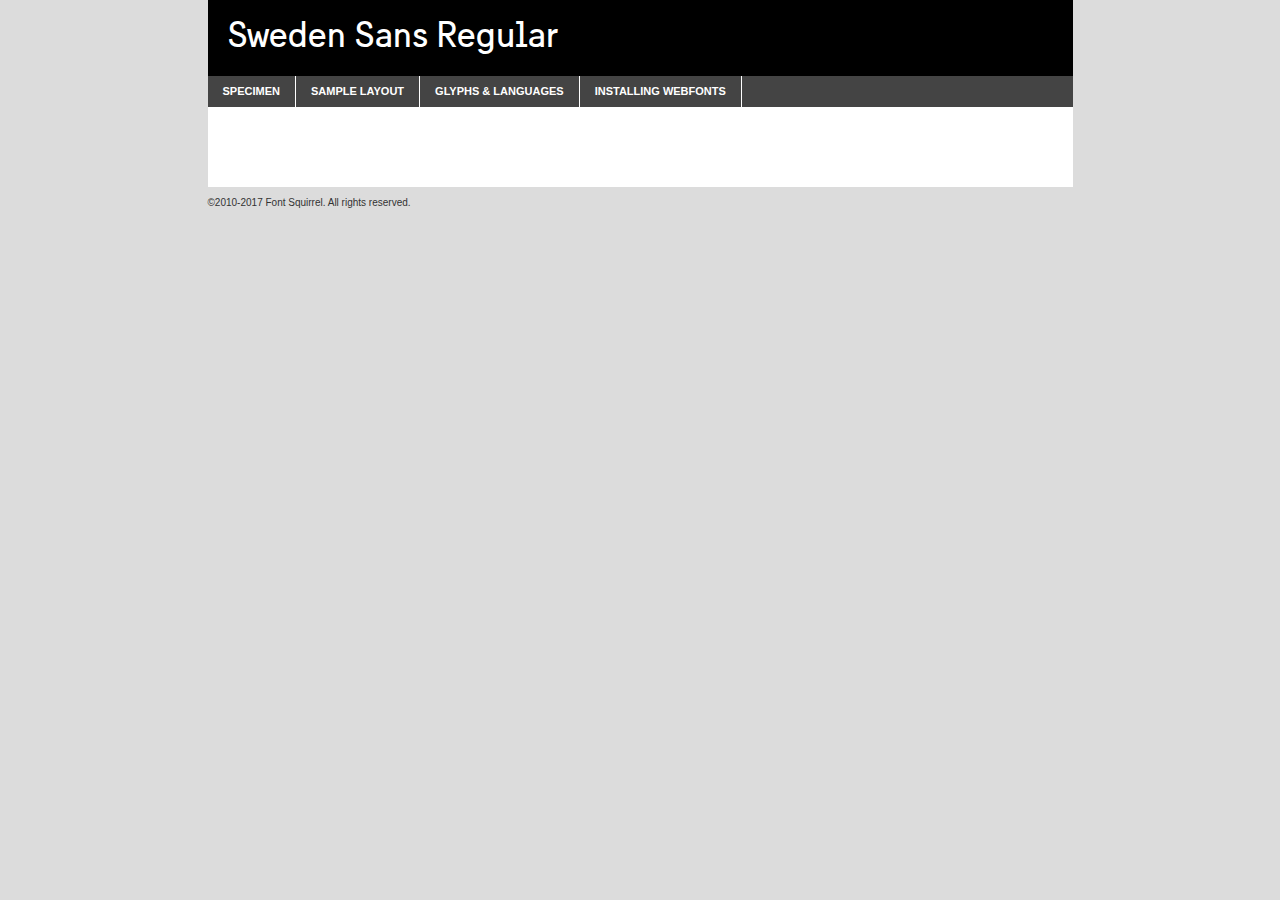
<file: font/swedensans/swedensansbook-demo.html>
<!DOCTYPE html PUBLIC "-//W3C//DTD XHTML 1.0 Transitional//EN"
        "http://www.w3.org/TR/xhtml1/DTD/xhtml1-transitional.dtd">

<html xmlns="http://www.w3.org/1999/xhtml" xml:lang="en" lang="en">
<head>
    <meta http-equiv="Content-Type" content="text/html; charset=utf-8"/>
    <script src="http://ajax.googleapis.com/ajax/libs/jquery/1.7.2/jquery.min.js" type="text/javascript" charset="utf-8"></script>
    <script type="text/javascript">
		(function($) {
			$.fn.easyTabs = function(option) {
				var param = jQuery.extend({ fadeSpeed: 'fast', defaultContent: 1, activeClass: 'active' }, option);
				$(this).each(function() {
					var thisId = '#' + this.id;
					if ( param.defaultContent == '' )
					{
						param.defaultContent = 1;
					}
					if ( typeof param.defaultContent == 'number' )
					{
						var defaultTab = $(thisId + ' .tabs li:eq(' + (param.defaultContent - 1) + ') a').attr('href').substr(1);
					}
					else
					{
						var defaultTab = param.defaultContent;
					}
					$(thisId + ' .tabs li a').each(function() {
						var tabToHide = $(this).attr('href').substr(1);
						$('#' + tabToHide).addClass('easytabs-tab-content');
					});
					hideAll();
					changeContent(defaultTab);

					function hideAll() {$(thisId + ' .easytabs-tab-content').hide();}

					function changeContent(tabId)
					{
						hideAll();
						$(thisId + ' .tabs li').removeClass(param.activeClass);
						$(thisId + ' .tabs li a[href=#' + tabId + ']').closest('li').addClass(param.activeClass);
						if ( param.fadeSpeed != 'none' )
						{
							$(thisId + ' #' + tabId).fadeIn(param.fadeSpeed);
						}
						else
						{
							$(thisId + ' #' + tabId).show();
						}
					}

					$(thisId + ' .tabs li').click(function() {
						var tabId = $(this).find('a').attr('href').substr(1);
						changeContent(tabId);
						return false;
					});
				});
			}
		})(jQuery);
    </script>
    <link rel="stylesheet" href="specimen_files/specimen_stylesheet.css" type="text/css" charset="utf-8"/>
    <link rel="stylesheet" href="stylesheet.css" type="text/css" charset="utf-8"/>

    <style type="text/css">
        		body {
			font-family: 'sweden_sansregular';
        		}

            </style>

    <title>Sweden Sans Regular Specimen</title>


    <script type="text/javascript" charset="utf-8">
		$(document).ready(function() {
			$('#container').easyTabs({ defaultContent: 1 });
		});
    </script>
</head>

<body>
<div id="container">
    <div id="header">
		Sweden Sans Regular    </div>
    <ul class="tabs">
        <li><a href="#specimen">Specimen</a></li>
        <li><a href="#layout">Sample Layout</a></li>
		        <li><a href="#glyphs">Glyphs &amp; Languages</a></li>
        <li><a href="#installing">Installing Webfonts</a></li>

    </ul>

    <div id="main_content">


        <div id="specimen">

            <div class="section">
                <div class="grid12 firstcol">
                    <div class="huge">AaBb</div>
                </div>
            </div>

            <div class="section">
                <div class="glyph_range">A&#x200B;B&#x200b;C&#x200b;D&#x200b;E&#x200b;F&#x200b;G&#x200b;H&#x200b;I&#x200b;J&#x200b;K&#x200b;L&#x200b;M&#x200b;N&#x200b;O&#x200b;P&#x200b;Q&#x200b;R&#x200b;S&#x200b;T&#x200b;U&#x200b;V&#x200b;W&#x200b;X&#x200b;Y&#x200b;Z&#x200b;a&#x200b;b&#x200b;c&#x200b;d&#x200b;e&#x200b;f&#x200b;g&#x200b;h&#x200b;i&#x200b;j&#x200b;k&#x200b;l&#x200b;m&#x200b;n&#x200b;o&#x200b;p&#x200b;q&#x200b;r&#x200b;s&#x200b;t&#x200b;u&#x200b;v&#x200b;w&#x200b;x&#x200b;y&#x200b;z&#x200b;1&#x200b;2&#x200b;3&#x200b;4&#x200b;5&#x200b;6&#x200b;7&#x200b;8&#x200b;9&#x200b;0&#x200b;&amp;&#x200b;.&#x200b;,&#x200b;?&#x200b;!&#x200b;&#64;&#x200b;(&#x200b;)&#x200b;#&#x200b;$&#x200b;%&#x200b;*&#x200b;+&#x200b;-&#x200b;=&#x200b;:&#x200b;;</div>
            </div>
            <div class="section">
                <div class="grid12 firstcol">
                    <table class="sample_table">
                        <tr>
                            <td>10</td>
                            <td class="size10">abcdefghijklmnopqrstuvwxyzABCDEFGHIJKLMNOPQRSTUVWXYZ0123456789abcdefghijklmnopqrstuvwxyzABCDEFGHIJKLMNOPQRSTUVWXYZ0123456789abcdefghijklmnopqrstuvwxyzABCDEFGHIJKLMNOPQRSTUVWXYZ</td>
                        </tr>
                        <tr>
                            <td>11</td>
                            <td class="size11">abcdefghijklmnopqrstuvwxyzABCDEFGHIJKLMNOPQRSTUVWXYZ0123456789abcdefghijklmnopqrstuvwxyzABCDEFGHIJKLMNOPQRSTUVWXYZ0123456789abcdefghijklmnopqrstuvwxyzABCDEFGHIJKLMNOPQRSTUVWXYZ</td>
                        </tr>
                        <tr>
                            <td>12</td>
                            <td class="size12">abcdefghijklmnopqrstuvwxyzABCDEFGHIJKLMNOPQRSTUVWXYZ0123456789abcdefghijklmnopqrstuvwxyzABCDEFGHIJKLMNOPQRSTUVWXYZ0123456789abcdefghijklmnopqrstuvwxyzABCDEFGHIJKLMNOPQRSTUVWXYZ</td>
                        </tr>
                        <tr>
                            <td>13</td>
                            <td class="size13">abcdefghijklmnopqrstuvwxyzABCDEFGHIJKLMNOPQRSTUVWXYZ0123456789abcdefghijklmnopqrstuvwxyzABCDEFGHIJKLMNOPQRSTUVWXYZ0123456789abcdefghijklmnopqrstuvwxyzABCDEFGHIJKLMNOPQRSTUVWXYZ</td>
                        </tr>
                        <tr>
                            <td>14</td>
                            <td class="size14">abcdefghijklmnopqrstuvwxyzABCDEFGHIJKLMNOPQRSTUVWXYZ0123456789abcdefghijklmnopqrstuvwxyzABCDEFGHIJKLMNOPQRSTUVWXYZ0123456789abcdefghijklmnopqrstuvwxyzABCDEFGHIJKLMNOPQRSTUVWXYZ</td>
                        </tr>
                        <tr>
                            <td>16</td>
                            <td class="size16">abcdefghijklmnopqrstuvwxyzABCDEFGHIJKLMNOPQRSTUVWXYZ0123456789abcdefghijklmnopqrstuvwxyzABCDEFGHIJKLMNOPQRSTUVWXYZ</td>
                        </tr>
                        <tr>
                            <td>18</td>
                            <td class="size18">abcdefghijklmnopqrstuvwxyzABCDEFGHIJKLMNOPQRSTUVWXYZ0123456789abcdefghijklmnopqrstuvwxyzABCDEFGHIJKLMNOPQRSTUVWXYZ</td>
                        </tr>
                        <tr>
                            <td>20</td>
                            <td class="size20">abcdefghijklmnopqrstuvwxyzABCDEFGHIJKLMNOPQRSTUVWXYZ0123456789abcdefghijklmnopqrstuvwxyzABCDEFGHIJKLMNOPQRSTUVWXYZ</td>
                        </tr>
                        <tr>
                            <td>24</td>
                            <td class="size24">abcdefghijklmnopqrstuvwxyzABCDEFGHIJKLMNOPQRSTUVWXYZ0123456789abcdefghijklmnopqrstuvwxyzABCDEFGHIJKLMNOPQRSTUVWXYZ</td>
                        </tr>
                        <tr>
                            <td>30</td>
                            <td class="size30">abcdefghijklmnopqrstuvwxyzABCDEFGHIJKLMNOPQRSTUVWXYZ0123456789abcdefghijklmnopqrstuvwxyzABCDEFGHIJKLMNOPQRSTUVWXYZ</td>
                        </tr>
                        <tr>
                            <td>36</td>
                            <td class="size36">abcdefghijklmnopqrstuvwxyzABCDEFGHIJKLMNOPQRSTUVWXYZ0123456789abcdefghijklmnopqrstuvwxyzABCDEFGHIJKLMNOPQRSTUVWXYZ</td>
                        </tr>
                        <tr>
                            <td>48</td>
                            <td class="size48">abcdefghijklmnopqrstuvwxyzABCDEFGHIJKLMNOPQRSTUVWXYZ0123456789abcdefghijklmnopqrstuvwxyzABCDEFGHIJKLMNOPQRSTUVWXYZ</td>
                        </tr>
                        <tr>
                            <td>60</td>
                            <td class="size60">abcdefghijklmnopqrstuvwxyzABCDEFGHIJKLMNOPQRSTUVWXYZ0123456789abcdefghijklmnopqrstuvwxyzABCDEFGHIJKLMNOPQRSTUVWXYZ</td>
                        </tr>
                        <tr>
                            <td>72</td>
                            <td class="size72">abcdefghijklmnopqrstuvwxyzABCDEFGHIJKLMNOPQRSTUVWXYZ0123456789abcdefghijklmnopqrstuvwxyzABCDEFGHIJKLMNOPQRSTUVWXYZ</td>
                        </tr>
                        <tr>
                            <td>90</td>
                            <td class="size90">abcdefghijklmnopqrstuvwxyzABCDEFGHIJKLMNOPQRSTUVWXYZ0123456789abcdefghijklmnopqrstuvwxyzABCDEFGHIJKLMNOPQRSTUVWXYZ</td>
                        </tr>
                    </table>

                </div>

            </div>


            <div class="section" id="bodycomparison">


                <div id="xheight">
                    <div class="fontbody">&#x25FC;&#x25FC;&#x25FC;&#x25FC;&#x25FC;&#x25FC;&#x25FC;&#x25FC;&#x25FC;&#x25FC;&#x25FC;&#x25FC;&#x25FC;&#x25FC;&#x25FC;&#x25FC;&#x25FC;&#x25FC;&#x25FC;&#x25FC;&#x25FC;&#x25FC;&#x25FC;&#x25FC;&#x25FC;&#x25FC;&#x25FC;&#x25FC;&#x25FC;&#x25FC;&#x25FC;&#x25FC;&#x25FC;&#x25FC;&#x25FC;&#x25FC;&#x25FC;&#x25FC;&#x25FC;&#x25FC;&#x25FC;&#x25FC;&#x25FC;&#x25FC;&#x25FC;&#x25FC;&#x25FC;&#x25FC;&#x25FC;&#x25FC;&#x25FC;&#x25FC;&#x25FC;&#x25FC;&#x25FC;&#x25FC;&#x25FC;&#x25FC;&#x25FC;&#x25FC;&#x25FC;&#x25FC;&#x25FC;&#x25FC;&#x25FC;&#x25FC;&#x25FC;&#x25FC;&#x25FC;&#x25FC;&#x25FC;&#x25FC;&#x25FC;&#x25FC;&#x25FC;&#x25FC;&#x25FC;&#x25FC;&#x25FC;&#x25FC;&#x25FC;&#x25FC;&#x25FC;&#x25FC;&#x25FC;&#x25FC;&#x25FC;&#x25FC;&#x25FC;&#x25FC;&#x25FC;&#x25FC;&#x25FC;&#x25FC;&#x25FC;&#x25FC;&#x25FC;&#x25FC;&#x25FC;body</div>
                    <div class="arialbody">body</div>
                    <div class="verdanabody">body</div>
                    <div class="georgiabody">body</div>
                </div>
                <div class="fontbody" style="z-index:1">
                    body<span>Sweden Sans Regular</span>
                </div>
                <div class="arialbody" style="z-index:1">
                    body<span>Arial</span>
                </div>
                <div class="verdanabody" style="z-index:1">
                    body<span>Verdana</span>
                </div>
                <div class="georgiabody" style="z-index:1">
                    body<span>Georgia</span>
                </div>


            </div>


            <div class="section psample psample_row1" id="">

                <div class="grid2 firstcol">
                    <p class="size10"><span>10.</span>Aenean lacinia bibendum nulla sed consectetur. Fusce dapibus, tellus ac cursus commodo, tortor mauris condimentum nibh, ut fermentum massa justo sit amet risus. Nullam id dolor id nibh ultricies vehicula ut id elit. Cum sociis natoque penatibus et magnis dis parturient montes, nascetur ridiculus mus. Nulla vitae elit libero, a pharetra augue.</p>

                </div>
                <div class="grid3">
                    <p class="size11"><span>11.</span>Aenean lacinia bibendum nulla sed consectetur. Fusce dapibus, tellus ac cursus commodo, tortor mauris condimentum nibh, ut fermentum massa justo sit amet risus. Nullam id dolor id nibh ultricies vehicula ut id elit. Cum sociis natoque penatibus et magnis dis parturient montes, nascetur ridiculus mus. Nulla vitae elit libero, a pharetra augue.</p>

                </div>
                <div class="grid3">
                    <p class="size12"><span>12.</span>Aenean lacinia bibendum nulla sed consectetur. Fusce dapibus, tellus ac cursus commodo, tortor mauris condimentum nibh, ut fermentum massa justo sit amet risus. Nullam id dolor id nibh ultricies vehicula ut id elit. Cum sociis natoque penatibus et magnis dis parturient montes, nascetur ridiculus mus. Nulla vitae elit libero, a pharetra augue.</p>

                </div>
                <div class="grid4">
                    <p class="size13"><span>13.</span>Aenean lacinia bibendum nulla sed consectetur. Fusce dapibus, tellus ac cursus commodo, tortor mauris condimentum nibh, ut fermentum massa justo sit amet risus. Nullam id dolor id nibh ultricies vehicula ut id elit. Cum sociis natoque penatibus et magnis dis parturient montes, nascetur ridiculus mus. Nulla vitae elit libero, a pharetra augue.</p>

                </div>
                <div class="white_blend"></div>

            </div>
            <div class="section psample psample_row2" id="">
                <div class="grid3 firstcol">
                    <p class="size14"><span>14.</span>Aenean lacinia bibendum nulla sed consectetur. Fusce dapibus, tellus ac cursus commodo, tortor mauris condimentum nibh, ut fermentum massa justo sit amet risus. Nullam id dolor id nibh ultricies vehicula ut id elit. Cum sociis natoque penatibus et magnis dis parturient montes, nascetur ridiculus mus. Nulla vitae elit libero, a pharetra augue.</p>

                </div>
                <div class="grid4">
                    <p class="size16"><span>16.</span>Aenean lacinia bibendum nulla sed consectetur. Fusce dapibus, tellus ac cursus commodo, tortor mauris condimentum nibh, ut fermentum massa justo sit amet risus. Nullam id dolor id nibh ultricies vehicula ut id elit. Cum sociis natoque penatibus et magnis dis parturient montes, nascetur ridiculus mus. Nulla vitae elit libero, a pharetra augue.</p>

                </div>
                <div class="grid5">
                    <p class="size18"><span>18.</span>Aenean lacinia bibendum nulla sed consectetur. Fusce dapibus, tellus ac cursus commodo, tortor mauris condimentum nibh, ut fermentum massa justo sit amet risus. Nullam id dolor id nibh ultricies vehicula ut id elit. Cum sociis natoque penatibus et magnis dis parturient montes, nascetur ridiculus mus. Nulla vitae elit libero, a pharetra augue.</p>

                </div>

                <div class="white_blend"></div>

            </div>

            <div class="section psample psample_row3" id="">
                <div class="grid5 firstcol">
                    <p class="size20"><span>20.</span>Aenean lacinia bibendum nulla sed consectetur. Fusce dapibus, tellus ac cursus commodo, tortor mauris condimentum nibh, ut fermentum massa justo sit amet risus. Nullam id dolor id nibh ultricies vehicula ut id elit. Cum sociis natoque penatibus et magnis dis parturient montes, nascetur ridiculus mus. Nulla vitae elit libero, a pharetra augue.</p>
                </div>
                <div class="grid7">
                    <p class="size24"><span>24.</span>Aenean lacinia bibendum nulla sed consectetur. Fusce dapibus, tellus ac cursus commodo, tortor mauris condimentum nibh, ut fermentum massa justo sit amet risus. Nullam id dolor id nibh ultricies vehicula ut id elit. Cum sociis natoque penatibus et magnis dis parturient montes, nascetur ridiculus mus. Nulla vitae elit libero, a pharetra augue.</p>
                </div>

                <div class="white_blend"></div>

            </div>

            <div class="section psample psample_row4" id="">
                <div class="grid12 firstcol">
                    <p class="size30"><span>30.</span>Aenean lacinia bibendum nulla sed consectetur. Fusce dapibus, tellus ac cursus commodo, tortor mauris condimentum nibh, ut fermentum massa justo sit amet risus. Nullam id dolor id nibh ultricies vehicula ut id elit. Cum sociis natoque penatibus et magnis dis parturient montes, nascetur ridiculus mus. Nulla vitae elit libero, a pharetra augue.</p>
                </div>
                <div class="white_blend"></div>

            </div>


            <div class="section psample psample_row1 fullreverse">
                <div class="grid2 firstcol">
                    <p class="size10"><span>10.</span>Aenean lacinia bibendum nulla sed consectetur. Fusce dapibus, tellus ac cursus commodo, tortor mauris condimentum nibh, ut fermentum massa justo sit amet risus. Nullam id dolor id nibh ultricies vehicula ut id elit. Cum sociis natoque penatibus et magnis dis parturient montes, nascetur ridiculus mus. Nulla vitae elit libero, a pharetra augue.</p>

                </div>
                <div class="grid3">
                    <p class="size11"><span>11.</span>Aenean lacinia bibendum nulla sed consectetur. Fusce dapibus, tellus ac cursus commodo, tortor mauris condimentum nibh, ut fermentum massa justo sit amet risus. Nullam id dolor id nibh ultricies vehicula ut id elit. Cum sociis natoque penatibus et magnis dis parturient montes, nascetur ridiculus mus. Nulla vitae elit libero, a pharetra augue.</p>

                </div>
                <div class="grid3">
                    <p class="size12"><span>12.</span>Aenean lacinia bibendum nulla sed consectetur. Fusce dapibus, tellus ac cursus commodo, tortor mauris condimentum nibh, ut fermentum massa justo sit amet risus. Nullam id dolor id nibh ultricies vehicula ut id elit. Cum sociis natoque penatibus et magnis dis parturient montes, nascetur ridiculus mus. Nulla vitae elit libero, a pharetra augue.</p>

                </div>
                <div class="grid4">
                    <p class="size13"><span>13.</span>Aenean lacinia bibendum nulla sed consectetur. Fusce dapibus, tellus ac cursus commodo, tortor mauris condimentum nibh, ut fermentum massa justo sit amet risus. Nullam id dolor id nibh ultricies vehicula ut id elit. Cum sociis natoque penatibus et magnis dis parturient montes, nascetur ridiculus mus. Nulla vitae elit libero, a pharetra augue.</p>

                </div>
                <div class="black_blend"></div>

            </div>

            <div class="section psample psample_row2 fullreverse">
                <div class="grid3 firstcol">
                    <p class="size14"><span>14.</span>Aenean lacinia bibendum nulla sed consectetur. Fusce dapibus, tellus ac cursus commodo, tortor mauris condimentum nibh, ut fermentum massa justo sit amet risus. Nullam id dolor id nibh ultricies vehicula ut id elit. Cum sociis natoque penatibus et magnis dis parturient montes, nascetur ridiculus mus. Nulla vitae elit libero, a pharetra augue.</p>

                </div>
                <div class="grid4">
                    <p class="size16"><span>16.</span>Aenean lacinia bibendum nulla sed consectetur. Fusce dapibus, tellus ac cursus commodo, tortor mauris condimentum nibh, ut fermentum massa justo sit amet risus. Nullam id dolor id nibh ultricies vehicula ut id elit. Cum sociis natoque penatibus et magnis dis parturient montes, nascetur ridiculus mus. Nulla vitae elit libero, a pharetra augue.</p>

                </div>
                <div class="grid5">
                    <p class="size18"><span>18.</span>Aenean lacinia bibendum nulla sed consectetur. Fusce dapibus, tellus ac cursus commodo, tortor mauris condimentum nibh, ut fermentum massa justo sit amet risus. Nullam id dolor id nibh ultricies vehicula ut id elit. Cum sociis natoque penatibus et magnis dis parturient montes, nascetur ridiculus mus. Nulla vitae elit libero, a pharetra augue.</p>

                </div>
                <div class="black_blend"></div>

            </div>

            <div class="section psample fullreverse psample_row3" id="">
                <div class="grid5 firstcol">
                    <p class="size20"><span>20.</span>Aenean lacinia bibendum nulla sed consectetur. Fusce dapibus, tellus ac cursus commodo, tortor mauris condimentum nibh, ut fermentum massa justo sit amet risus. Nullam id dolor id nibh ultricies vehicula ut id elit. Cum sociis natoque penatibus et magnis dis parturient montes, nascetur ridiculus mus. Nulla vitae elit libero, a pharetra augue.</p>
                </div>
                <div class="grid7">
                    <p class="size24"><span>24.</span>Aenean lacinia bibendum nulla sed consectetur. Fusce dapibus, tellus ac cursus commodo, tortor mauris condimentum nibh, ut fermentum massa justo sit amet risus. Nullam id dolor id nibh ultricies vehicula ut id elit. Cum sociis natoque penatibus et magnis dis parturient montes, nascetur ridiculus mus. Nulla vitae elit libero, a pharetra augue.</p>
                </div>

                <div class="black_blend"></div>

            </div>

            <div class="section psample fullreverse psample_row4" id="" style="border-bottom: 20px #000 solid;">
                <div class="grid12 firstcol">
                    <p class="size30"><span>30.</span>Aenean lacinia bibendum nulla sed consectetur. Fusce dapibus, tellus ac cursus commodo, tortor mauris condimentum nibh, ut fermentum massa justo sit amet risus. Nullam id dolor id nibh ultricies vehicula ut id elit. Cum sociis natoque penatibus et magnis dis parturient montes, nascetur ridiculus mus. Nulla vitae elit libero, a pharetra augue.</p>
                </div>
                <div class="black_blend"></div>

            </div>


        </div>

        <div id="layout">

            <div class="section">

                <div class="grid12 firstcol">
                    <h1>Lorem Ipsum Dolor</h1>
                    <h2>Etiam porta sem malesuada magna mollis euismod</h2>

                    <p class="byline">By <a href="#link">Aenean Lacinia</a></p>
                </div>
            </div>
            <div class="section">
                <div class="grid8 firstcol">
                    <p class="large">Donec sed odio dui. Morbi leo risus, porta ac consectetur ac, vestibulum at eros. Fusce dapibus, tellus ac cursus commodo, tortor mauris condimentum nibh, ut fermentum massa justo sit amet risus. </p>


                    <h3>Pellentesque ornare sem</h3>

                    <p>Maecenas sed diam eget risus varius blandit sit amet non magna. Maecenas faucibus mollis interdum. Donec ullamcorper nulla non metus auctor fringilla. Nullam id dolor id nibh ultricies vehicula ut id elit. Nullam id dolor id nibh ultricies vehicula ut id elit. </p>

                    <p>Aenean eu leo quam. Pellentesque ornare sem lacinia quam venenatis vestibulum. Lorem ipsum dolor sit amet, consectetur adipiscing elit. Cum sociis natoque penatibus et magnis dis parturient montes, nascetur ridiculus mus. </p>

                    <p>Nulla vitae elit libero, a pharetra augue. Praesent commodo cursus magna, vel scelerisque nisl consectetur et. Aenean lacinia bibendum nulla sed consectetur. </p>

                    <p>Nullam quis risus eget urna mollis ornare vel eu leo. Nullam quis risus eget urna mollis ornare vel eu leo. Maecenas sed diam eget risus varius blandit sit amet non magna. Donec ullamcorper nulla non metus auctor fringilla. </p>

                    <h3>Cras mattis consectetur</h3>

                    <p>Aenean eu leo quam. Pellentesque ornare sem lacinia quam venenatis vestibulum. Aenean lacinia bibendum nulla sed consectetur. Integer posuere erat a ante venenatis dapibus posuere velit aliquet. Cras mattis consectetur purus sit amet fermentum. </p>

                    <p>Nullam id dolor id nibh ultricies vehicula ut id elit. Nullam quis risus eget urna mollis ornare vel eu leo. Cras mattis consectetur purus sit amet fermentum.</p>
                </div>

                <div class="grid4 sidebar">

                    <div class="box reverse">
                        <p class="last">Nullam quis risus eget urna mollis ornare vel eu leo. Donec ullamcorper nulla non metus auctor fringilla. Cras mattis consectetur purus sit amet fermentum. Sed posuere consectetur est at lobortis. Lorem ipsum dolor sit amet, consectetur adipiscing elit. </p>
                    </div>

                    <p class="caption">Maecenas sed diam eget risus varius.</p>

                    <p>Vestibulum id ligula porta felis euismod semper. Integer posuere erat a ante venenatis dapibus posuere velit aliquet. Vestibulum id ligula porta felis euismod semper. Sed posuere consectetur est at lobortis. Maecenas sed diam eget risus varius blandit sit amet non magna. Fusce dapibus, tellus ac cursus commodo, tortor mauris condimentum nibh, ut fermentum massa justo sit amet risus. </p>


                    <p>Duis mollis, est non commodo luctus, nisi erat porttitor ligula, eget lacinia odio sem nec elit. Aenean lacinia bibendum nulla sed consectetur. Vivamus sagittis lacus vel augue laoreet rutrum faucibus dolor auctor. Aenean lacinia bibendum nulla sed consectetur. Nullam quis risus eget urna mollis ornare vel eu leo. </p>

                    <p>Praesent commodo cursus magna, vel scelerisque nisl consectetur et. Donec ullamcorper nulla non metus auctor fringilla. Maecenas faucibus mollis interdum. Fusce dapibus, tellus ac cursus commodo, tortor mauris condimentum nibh, ut fermentum massa justo sit amet risus. </p>

                </div>
            </div>

        </div>


		

        <div id="glyphs">
            <div class="section">
                <div class="grid12 firstcol">

                    <h1>Language Support</h1>
                    <p>The subset of Sweden Sans Regular in this kit supports the following languages:<br/>

						Albanian, Basque, Breton, Chamorro, Danish, Dutch, English, Estonian, Faroese, Finnish, French, Frisian, Galician, German, Icelandic, Italian, Malagasy, Norwegian, Portuguese, Spanish, Alsatian, Aragonese, Arapaho, Arrernte, Asturian, Aymara, Bislama, Cebuano, Cheyenne, Corsican, Fijian, French_creole, Genoese, Gilbertese, Greenlandic, Haitian_creole, Hiligaynon, Hmong, Hopi, Ibanag, Iloko_ilokano, Indonesian, Interglossa_glosa, Interlingua, Irish_gaelic, Jerriais, Lojban, Lombard, Luxembourgeois, Manx, Mohawk, Norfolk_pitcairnese, Northern_sotho, Occitan, Oromo, Pangasinan, Papiamento, Piedmontese, Potawatomi, Rhaeto-romance, Romansh, Rotokas, Sami_lule, Samoan, Sardinian, Scots_gaelic, Seychelles_creole, Shona, Sicilian, Somali, Southern_ndebele, Southern_sotho, Swahili, Swati_swazi, Tagalog_filipino_pilipino, Tetum, Tok_pisin, Tswana, Uyghur_latinized, Volapuk, Votic_latinized, Walloon, Warlpiri, Xhosa, Yapese, Zulu, Latinbasic, Ubasic, Demo                    </p>
                    <h1>Glyph Chart</h1>
                    <p>The subset of Sweden Sans Regular in this kit includes all the glyphs listed below. Unicode entities are included above each glyph to help you insert individual characters into your layout.</p>
                    <div id="glyph_chart">

																																	                                <div><p>&amp;#13;</p>&#13;</div>
																				                                <div><p>&amp;#32;</p>&#32;</div>
																				                                <div><p>&amp;#33;</p>&#33;</div>
																				                                <div><p>&amp;#34;</p>&#34;</div>
																				                                <div><p>&amp;#35;</p>&#35;</div>
																				                                <div><p>&amp;#36;</p>&#36;</div>
																				                                <div><p>&amp;#37;</p>&#37;</div>
																				                                <div><p>&amp;#38;</p>&#38;</div>
																				                                <div><p>&amp;#39;</p>&#39;</div>
																				                                <div><p>&amp;#40;</p>&#40;</div>
																				                                <div><p>&amp;#41;</p>&#41;</div>
																				                                <div><p>&amp;#42;</p>&#42;</div>
																				                                <div><p>&amp;#43;</p>&#43;</div>
																				                                <div><p>&amp;#44;</p>&#44;</div>
																				                                <div><p>&amp;#45;</p>&#45;</div>
																				                                <div><p>&amp;#46;</p>&#46;</div>
																				                                <div><p>&amp;#47;</p>&#47;</div>
																				                                <div><p>&amp;#48;</p>&#48;</div>
																				                                <div><p>&amp;#49;</p>&#49;</div>
																				                                <div><p>&amp;#50;</p>&#50;</div>
																				                                <div><p>&amp;#51;</p>&#51;</div>
																				                                <div><p>&amp;#52;</p>&#52;</div>
																				                                <div><p>&amp;#53;</p>&#53;</div>
																				                                <div><p>&amp;#54;</p>&#54;</div>
																				                                <div><p>&amp;#55;</p>&#55;</div>
																				                                <div><p>&amp;#56;</p>&#56;</div>
																				                                <div><p>&amp;#57;</p>&#57;</div>
																				                                <div><p>&amp;#58;</p>&#58;</div>
																				                                <div><p>&amp;#59;</p>&#59;</div>
																				                                <div><p>&amp;#60;</p>&#60;</div>
																				                                <div><p>&amp;#61;</p>&#61;</div>
																				                                <div><p>&amp;#62;</p>&#62;</div>
																				                                <div><p>&amp;#63;</p>&#63;</div>
																				                                <div><p>&amp;#64;</p>&#64;</div>
																				                                <div><p>&amp;#65;</p>&#65;</div>
																				                                <div><p>&amp;#66;</p>&#66;</div>
																				                                <div><p>&amp;#67;</p>&#67;</div>
																				                                <div><p>&amp;#68;</p>&#68;</div>
																				                                <div><p>&amp;#69;</p>&#69;</div>
																				                                <div><p>&amp;#70;</p>&#70;</div>
																				                                <div><p>&amp;#71;</p>&#71;</div>
																				                                <div><p>&amp;#72;</p>&#72;</div>
																				                                <div><p>&amp;#73;</p>&#73;</div>
																				                                <div><p>&amp;#74;</p>&#74;</div>
																				                                <div><p>&amp;#75;</p>&#75;</div>
																				                                <div><p>&amp;#76;</p>&#76;</div>
																				                                <div><p>&amp;#77;</p>&#77;</div>
																				                                <div><p>&amp;#78;</p>&#78;</div>
																				                                <div><p>&amp;#79;</p>&#79;</div>
																				                                <div><p>&amp;#80;</p>&#80;</div>
																				                                <div><p>&amp;#81;</p>&#81;</div>
																				                                <div><p>&amp;#82;</p>&#82;</div>
																				                                <div><p>&amp;#83;</p>&#83;</div>
																				                                <div><p>&amp;#84;</p>&#84;</div>
																				                                <div><p>&amp;#85;</p>&#85;</div>
																				                                <div><p>&amp;#86;</p>&#86;</div>
																				                                <div><p>&amp;#87;</p>&#87;</div>
																				                                <div><p>&amp;#88;</p>&#88;</div>
																				                                <div><p>&amp;#89;</p>&#89;</div>
																				                                <div><p>&amp;#90;</p>&#90;</div>
																				                                <div><p>&amp;#91;</p>&#91;</div>
																				                                <div><p>&amp;#92;</p>&#92;</div>
																				                                <div><p>&amp;#93;</p>&#93;</div>
																				                                <div><p>&amp;#94;</p>&#94;</div>
																				                                <div><p>&amp;#95;</p>&#95;</div>
																				                                <div><p>&amp;#96;</p>&#96;</div>
																				                                <div><p>&amp;#97;</p>&#97;</div>
																				                                <div><p>&amp;#98;</p>&#98;</div>
																				                                <div><p>&amp;#99;</p>&#99;</div>
																				                                <div><p>&amp;#100;</p>&#100;</div>
																				                                <div><p>&amp;#101;</p>&#101;</div>
																				                                <div><p>&amp;#102;</p>&#102;</div>
																				                                <div><p>&amp;#103;</p>&#103;</div>
																				                                <div><p>&amp;#104;</p>&#104;</div>
																				                                <div><p>&amp;#105;</p>&#105;</div>
																				                                <div><p>&amp;#106;</p>&#106;</div>
																				                                <div><p>&amp;#107;</p>&#107;</div>
																				                                <div><p>&amp;#108;</p>&#108;</div>
																				                                <div><p>&amp;#109;</p>&#109;</div>
																				                                <div><p>&amp;#110;</p>&#110;</div>
																				                                <div><p>&amp;#111;</p>&#111;</div>
																				                                <div><p>&amp;#112;</p>&#112;</div>
																				                                <div><p>&amp;#113;</p>&#113;</div>
																				                                <div><p>&amp;#114;</p>&#114;</div>
																				                                <div><p>&amp;#115;</p>&#115;</div>
																				                                <div><p>&amp;#116;</p>&#116;</div>
																				                                <div><p>&amp;#117;</p>&#117;</div>
																				                                <div><p>&amp;#118;</p>&#118;</div>
																				                                <div><p>&amp;#119;</p>&#119;</div>
																				                                <div><p>&amp;#120;</p>&#120;</div>
																				                                <div><p>&amp;#121;</p>&#121;</div>
																				                                <div><p>&amp;#122;</p>&#122;</div>
																				                                <div><p>&amp;#123;</p>&#123;</div>
																				                                <div><p>&amp;#124;</p>&#124;</div>
																				                                <div><p>&amp;#125;</p>&#125;</div>
																				                                <div><p>&amp;#126;</p>&#126;</div>
																				                                <div><p>&amp;#160;</p>&#160;</div>
																				                                <div><p>&amp;#161;</p>&#161;</div>
																				                                <div><p>&amp;#162;</p>&#162;</div>
																				                                <div><p>&amp;#163;</p>&#163;</div>
																				                                <div><p>&amp;#164;</p>&#164;</div>
																				                                <div><p>&amp;#165;</p>&#165;</div>
																				                                <div><p>&amp;#166;</p>&#166;</div>
																				                                <div><p>&amp;#167;</p>&#167;</div>
																				                                <div><p>&amp;#168;</p>&#168;</div>
																				                                <div><p>&amp;#169;</p>&#169;</div>
																				                                <div><p>&amp;#170;</p>&#170;</div>
																				                                <div><p>&amp;#171;</p>&#171;</div>
																				                                <div><p>&amp;#174;</p>&#174;</div>
																				                                <div><p>&amp;#175;</p>&#175;</div>
																				                                <div><p>&amp;#176;</p>&#176;</div>
																				                                <div><p>&amp;#177;</p>&#177;</div>
																				                                <div><p>&amp;#178;</p>&#178;</div>
																				                                <div><p>&amp;#179;</p>&#179;</div>
																				                                <div><p>&amp;#180;</p>&#180;</div>
																				                                <div><p>&amp;#182;</p>&#182;</div>
																				                                <div><p>&amp;#183;</p>&#183;</div>
																				                                <div><p>&amp;#184;</p>&#184;</div>
																				                                <div><p>&amp;#185;</p>&#185;</div>
																				                                <div><p>&amp;#186;</p>&#186;</div>
																				                                <div><p>&amp;#187;</p>&#187;</div>
																				                                <div><p>&amp;#188;</p>&#188;</div>
																				                                <div><p>&amp;#189;</p>&#189;</div>
																				                                <div><p>&amp;#190;</p>&#190;</div>
																				                                <div><p>&amp;#191;</p>&#191;</div>
																				                                <div><p>&amp;#192;</p>&#192;</div>
																				                                <div><p>&amp;#193;</p>&#193;</div>
																				                                <div><p>&amp;#194;</p>&#194;</div>
																				                                <div><p>&amp;#195;</p>&#195;</div>
																				                                <div><p>&amp;#196;</p>&#196;</div>
																				                                <div><p>&amp;#197;</p>&#197;</div>
																				                                <div><p>&amp;#198;</p>&#198;</div>
																				                                <div><p>&amp;#199;</p>&#199;</div>
																				                                <div><p>&amp;#200;</p>&#200;</div>
																				                                <div><p>&amp;#201;</p>&#201;</div>
																				                                <div><p>&amp;#202;</p>&#202;</div>
																				                                <div><p>&amp;#203;</p>&#203;</div>
																				                                <div><p>&amp;#204;</p>&#204;</div>
																				                                <div><p>&amp;#205;</p>&#205;</div>
																				                                <div><p>&amp;#206;</p>&#206;</div>
																				                                <div><p>&amp;#207;</p>&#207;</div>
																				                                <div><p>&amp;#208;</p>&#208;</div>
																				                                <div><p>&amp;#209;</p>&#209;</div>
																				                                <div><p>&amp;#210;</p>&#210;</div>
																				                                <div><p>&amp;#211;</p>&#211;</div>
																				                                <div><p>&amp;#212;</p>&#212;</div>
																				                                <div><p>&amp;#213;</p>&#213;</div>
																				                                <div><p>&amp;#214;</p>&#214;</div>
																				                                <div><p>&amp;#215;</p>&#215;</div>
																				                                <div><p>&amp;#216;</p>&#216;</div>
																				                                <div><p>&amp;#217;</p>&#217;</div>
																				                                <div><p>&amp;#218;</p>&#218;</div>
																				                                <div><p>&amp;#219;</p>&#219;</div>
																				                                <div><p>&amp;#220;</p>&#220;</div>
																				                                <div><p>&amp;#221;</p>&#221;</div>
																				                                <div><p>&amp;#222;</p>&#222;</div>
																				                                <div><p>&amp;#223;</p>&#223;</div>
																				                                <div><p>&amp;#224;</p>&#224;</div>
																				                                <div><p>&amp;#225;</p>&#225;</div>
																				                                <div><p>&amp;#226;</p>&#226;</div>
																				                                <div><p>&amp;#227;</p>&#227;</div>
																				                                <div><p>&amp;#228;</p>&#228;</div>
																				                                <div><p>&amp;#229;</p>&#229;</div>
																				                                <div><p>&amp;#230;</p>&#230;</div>
																				                                <div><p>&amp;#231;</p>&#231;</div>
																				                                <div><p>&amp;#232;</p>&#232;</div>
																				                                <div><p>&amp;#233;</p>&#233;</div>
																				                                <div><p>&amp;#234;</p>&#234;</div>
																				                                <div><p>&amp;#235;</p>&#235;</div>
																				                                <div><p>&amp;#236;</p>&#236;</div>
																				                                <div><p>&amp;#237;</p>&#237;</div>
																				                                <div><p>&amp;#238;</p>&#238;</div>
																				                                <div><p>&amp;#239;</p>&#239;</div>
																				                                <div><p>&amp;#240;</p>&#240;</div>
																				                                <div><p>&amp;#241;</p>&#241;</div>
																				                                <div><p>&amp;#242;</p>&#242;</div>
																				                                <div><p>&amp;#243;</p>&#243;</div>
																				                                <div><p>&amp;#244;</p>&#244;</div>
																				                                <div><p>&amp;#245;</p>&#245;</div>
																				                                <div><p>&amp;#246;</p>&#246;</div>
																				                                <div><p>&amp;#247;</p>&#247;</div>
																				                                <div><p>&amp;#248;</p>&#248;</div>
																				                                <div><p>&amp;#249;</p>&#249;</div>
																				                                <div><p>&amp;#250;</p>&#250;</div>
																				                                <div><p>&amp;#251;</p>&#251;</div>
																				                                <div><p>&amp;#252;</p>&#252;</div>
																				                                <div><p>&amp;#253;</p>&#253;</div>
																				                                <div><p>&amp;#254;</p>&#254;</div>
																				                                <div><p>&amp;#255;</p>&#255;</div>
																				                                <div><p>&amp;#305;</p>&#305;</div>
																				                                <div><p>&amp;#321;</p>&#321;</div>
																				                                <div><p>&amp;#322;</p>&#322;</div>
																				                                <div><p>&amp;#338;</p>&#338;</div>
																				                                <div><p>&amp;#339;</p>&#339;</div>
																				                                <div><p>&amp;#352;</p>&#352;</div>
																				                                <div><p>&amp;#353;</p>&#353;</div>
																				                                <div><p>&amp;#376;</p>&#376;</div>
																				                                <div><p>&amp;#381;</p>&#381;</div>
																				                                <div><p>&amp;#382;</p>&#382;</div>
																				                                <div><p>&amp;#383;</p>&#383;</div>
																				                                <div><p>&amp;#402;</p>&#402;</div>
																				                                <div><p>&amp;#710;</p>&#710;</div>
																				                                <div><p>&amp;#711;</p>&#711;</div>
																				                                <div><p>&amp;#728;</p>&#728;</div>
																				                                <div><p>&amp;#729;</p>&#729;</div>
																				                                <div><p>&amp;#730;</p>&#730;</div>
																				                                <div><p>&amp;#731;</p>&#731;</div>
																				                                <div><p>&amp;#732;</p>&#732;</div>
																				                                <div><p>&amp;#733;</p>&#733;</div>
																				                                <div><p>&amp;#8211;</p>&#8211;</div>
																				                                <div><p>&amp;#8212;</p>&#8212;</div>
																				                                <div><p>&amp;#8216;</p>&#8216;</div>
																				                                <div><p>&amp;#8217;</p>&#8217;</div>
																				                                <div><p>&amp;#8218;</p>&#8218;</div>
																				                                <div><p>&amp;#8220;</p>&#8220;</div>
																				                                <div><p>&amp;#8221;</p>&#8221;</div>
																				                                <div><p>&amp;#8222;</p>&#8222;</div>
																				                                <div><p>&amp;#8224;</p>&#8224;</div>
																				                                <div><p>&amp;#8225;</p>&#8225;</div>
																				                                <div><p>&amp;#8226;</p>&#8226;</div>
																				                                <div><p>&amp;#8230;</p>&#8230;</div>
																				                                <div><p>&amp;#8240;</p>&#8240;</div>
																				                                <div><p>&amp;#8249;</p>&#8249;</div>
																				                                <div><p>&amp;#8250;</p>&#8250;</div>
																				                                <div><p>&amp;#8260;</p>&#8260;</div>
																				                                <div><p>&amp;#8364;</p>&#8364;</div>
																				                                <div><p>&amp;#8467;</p>&#8467;</div>
																				                                <div><p>&amp;#8471;</p>&#8471;</div>
																				                                <div><p>&amp;#8482;</p>&#8482;</div>
																				                                <div><p>&amp;#8494;</p>&#8494;</div>
																				                                <div><p>&amp;#8722;</p>&#8722;</div>
																				                                <div><p>&amp;#8804;</p>&#8804;</div>
																				                                <div><p>&amp;#8805;</p>&#8805;</div>
																				                                <div><p>&amp;#9724;</p>&#9724;</div>
																				                                <div><p>&amp;#64256;</p>&#64256;</div>
																				                                <div><p>&amp;#64257;</p>&#64257;</div>
																				                                <div><p>&amp;#64258;</p>&#64258;</div>
																				                                <div><p>&amp;#64259;</p>&#64259;</div>
																				                                <div><p>&amp;#64260;</p>&#64260;</div>
																																																																																																																																																																																																																																																																																							                    </div>
                </div>


            </div>
        </div>


        <div id="specs">

        </div>

        <div id="installing">
            <div class="section">
                <div class="grid7 firstcol">
                    <h1>Installing Webfonts</h1>

                    <p>Webfonts are supported by all major browser platforms but not all in the same way. There are currently four different font formats that must be included in order to target all browsers. This includes TTF, WOFF, EOT and SVG.</p>

                    <h2>1. Upload your webfonts</h2>
                    <p>You must upload your webfont kit to your website. They should be in or near the same directory as your CSS files.</p>

                    <h2>2. Include the webfont stylesheet</h2>
                    <p>A special CSS @font-face declaration helps the various browsers select the appropriate font it needs without causing you a bunch of headaches. Learn more about this syntax by reading the <a href="https://www.fontspring.com/blog/further-hardening-of-the-bulletproof-syntax">Fontspring blog post</a> about it. The code for it is as follows:</p>


                    <code>
                        @font-face{
                        font-family: 'MyWebFont';
                        src: url('WebFont.eot');
                        src: url('WebFont.eot?#iefix') format('embedded-opentype'),
                        url('WebFont.woff') format('woff'),
                        url('WebFont.ttf') format('truetype'),
                        url('WebFont.svg#webfont') format('svg');
                        }
                    </code>

                    <p>We've already gone ahead and generated the code for you. All you have to do is link to the stylesheet in your HTML, like this:</p>
                    <code>&lt;link rel=&quot;stylesheet&quot; href=&quot;stylesheet.css&quot; type=&quot;text/css&quot; charset=&quot;utf-8&quot; /&gt;</code>

                    <h2>3. Modify your own stylesheet</h2>
                    <p>To take advantage of your new fonts, you must tell your stylesheet to use them. Look at the original @font-face declaration above and find the property called "font-family." The name linked there will be what you use to reference the font. Prepend that webfont name to the font stack in the "font-family" property, inside the selector you want to change. For example:</p>
                    <code>p { font-family: 'WebFont', Arial, sans-serif; }</code>

                    <h2>4. Test</h2>
                    <p>Getting webfonts to work cross-browser <em>can</em> be tricky. Use the information in the sidebar to help you if you find that fonts aren't loading in a particular browser.</p>
                </div>

                <div class="grid5 sidebar">
                    <div class="box">
                        <h2>Troubleshooting<br/>Font-Face Problems</h2>
                        <p>Having trouble getting your webfonts to load in your new website? Here are some tips to sort out what might be the problem.</p>

                        <h3>Fonts not showing in any browser</h3>

                        <p>This sounds like you need to work on the plumbing. You either did not upload the fonts to the correct directory, or you did not link the fonts properly in the CSS. If you've confirmed that all this is correct and you still have a problem, take a look at your .htaccess file and see if requests are getting intercepted.</p>

                        <h3>Fonts not loading in iPhone or iPad</h3>

                        <p>The most common problem here is that you are serving the fonts from an IIS server. IIS refuses to serve files that have unknown MIME types. If that is the case, you must set the MIME type for SVG to "image/svg+xml" in the server settings. Follow these instructions from Microsoft if you need help.</p>

                        <h3>Fonts not loading in Firefox</h3>

                        <p>The primary reason for this failure? You are still using a version Firefox older than 3.5. So upgrade already! If that isn't it, then you are very likely serving fonts from a different domain. Firefox requires that all font assets be served from the same domain. Lastly it is possible that you need to add WOFF to your list of MIME types (if you are serving via IIS.)</p>

                        <h3>Fonts not loading in IE</h3>

                        <p>Are you looking at Internet Explorer on an actual Windows machine or are you cheating by using a service like Adobe BrowserLab? Many of these screenshot services do not render @font-face for IE. Best to test it on a real machine.</p>

                        <h3>Fonts not loading in IE9</h3>

                        <p>IE9, like Firefox, requires that fonts be served from the same domain as the website. Make sure that is the case.</p>
                    </div>
                </div>
            </div>

        </div>

    </div>
    <div id="footer">
        <p>&copy;2010-2017 Font Squirrel. All rights reserved.</p>
    </div>
</div>
</body>
</html>
</file>
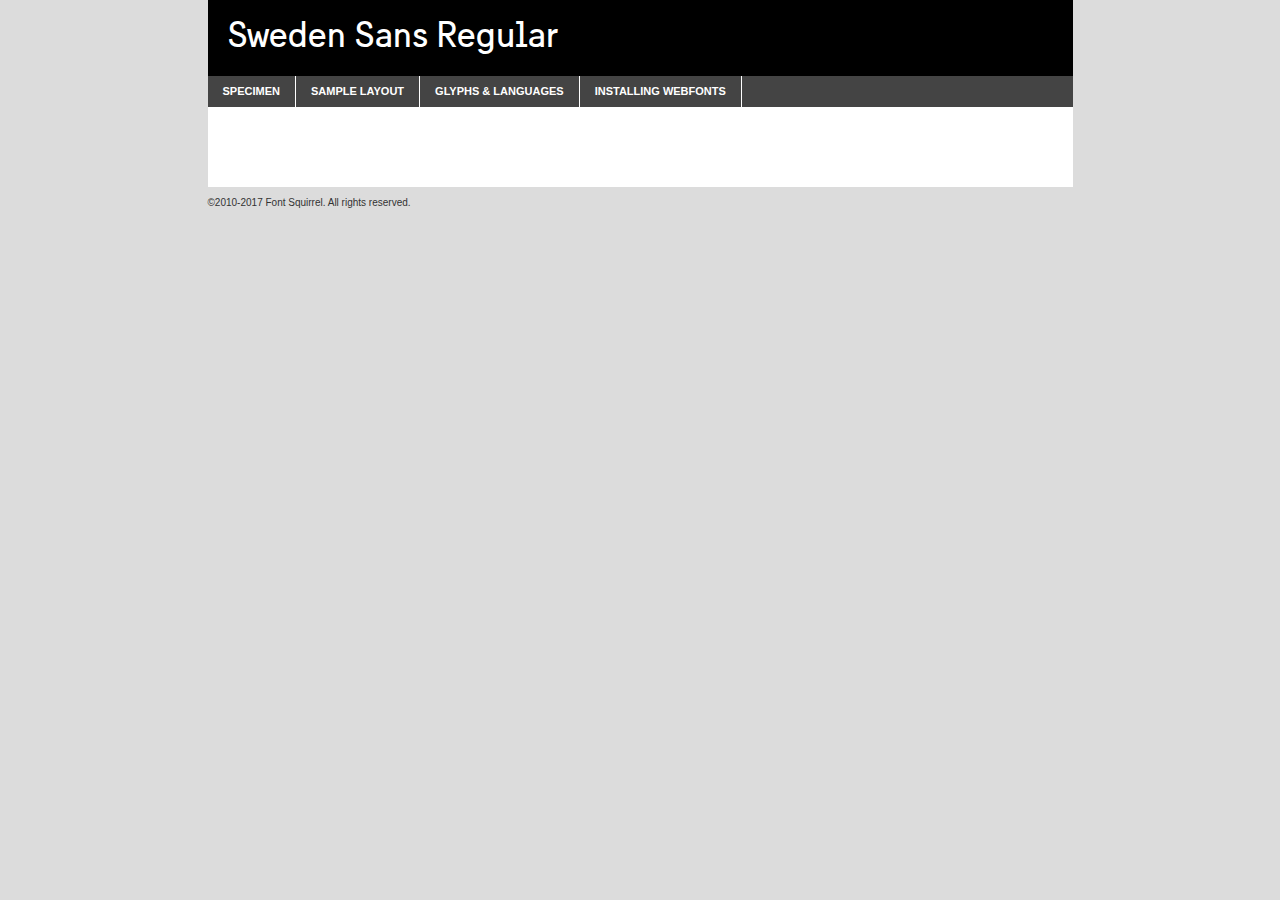
<file: font/swedensans/swedensansregular-demo.html>
<!DOCTYPE html PUBLIC "-//W3C//DTD XHTML 1.0 Transitional//EN"
        "http://www.w3.org/TR/xhtml1/DTD/xhtml1-transitional.dtd">

<html xmlns="http://www.w3.org/1999/xhtml" xml:lang="en" lang="en">
<head>
    <meta http-equiv="Content-Type" content="text/html; charset=utf-8"/>
    <script src="http://ajax.googleapis.com/ajax/libs/jquery/1.7.2/jquery.min.js" type="text/javascript" charset="utf-8"></script>
    <script type="text/javascript">
		(function($) {
			$.fn.easyTabs = function(option) {
				var param = jQuery.extend({ fadeSpeed: 'fast', defaultContent: 1, activeClass: 'active' }, option);
				$(this).each(function() {
					var thisId = '#' + this.id;
					if ( param.defaultContent == '' )
					{
						param.defaultContent = 1;
					}
					if ( typeof param.defaultContent == 'number' )
					{
						var defaultTab = $(thisId + ' .tabs li:eq(' + (param.defaultContent - 1) + ') a').attr('href').substr(1);
					}
					else
					{
						var defaultTab = param.defaultContent;
					}
					$(thisId + ' .tabs li a').each(function() {
						var tabToHide = $(this).attr('href').substr(1);
						$('#' + tabToHide).addClass('easytabs-tab-content');
					});
					hideAll();
					changeContent(defaultTab);

					function hideAll() {$(thisId + ' .easytabs-tab-content').hide();}

					function changeContent(tabId)
					{
						hideAll();
						$(thisId + ' .tabs li').removeClass(param.activeClass);
						$(thisId + ' .tabs li a[href=#' + tabId + ']').closest('li').addClass(param.activeClass);
						if ( param.fadeSpeed != 'none' )
						{
							$(thisId + ' #' + tabId).fadeIn(param.fadeSpeed);
						}
						else
						{
							$(thisId + ' #' + tabId).show();
						}
					}

					$(thisId + ' .tabs li').click(function() {
						var tabId = $(this).find('a').attr('href').substr(1);
						changeContent(tabId);
						return false;
					});
				});
			}
		})(jQuery);
    </script>
    <link rel="stylesheet" href="specimen_files/specimen_stylesheet.css" type="text/css" charset="utf-8"/>
    <link rel="stylesheet" href="stylesheet.css" type="text/css" charset="utf-8"/>

    <style type="text/css">
        		body {
			font-family: 'sweden_sansregular';
        		}

            </style>

    <title>Sweden Sans Regular Specimen</title>


    <script type="text/javascript" charset="utf-8">
		$(document).ready(function() {
			$('#container').easyTabs({ defaultContent: 1 });
		});
    </script>
</head>

<body>
<div id="container">
    <div id="header">
		Sweden Sans Regular    </div>
    <ul class="tabs">
        <li><a href="#specimen">Specimen</a></li>
        <li><a href="#layout">Sample Layout</a></li>
		        <li><a href="#glyphs">Glyphs &amp; Languages</a></li>
        <li><a href="#installing">Installing Webfonts</a></li>

    </ul>

    <div id="main_content">


        <div id="specimen">

            <div class="section">
                <div class="grid12 firstcol">
                    <div class="huge">AaBb</div>
                </div>
            </div>

            <div class="section">
                <div class="glyph_range">A&#x200B;B&#x200b;C&#x200b;D&#x200b;E&#x200b;F&#x200b;G&#x200b;H&#x200b;I&#x200b;J&#x200b;K&#x200b;L&#x200b;M&#x200b;N&#x200b;O&#x200b;P&#x200b;Q&#x200b;R&#x200b;S&#x200b;T&#x200b;U&#x200b;V&#x200b;W&#x200b;X&#x200b;Y&#x200b;Z&#x200b;a&#x200b;b&#x200b;c&#x200b;d&#x200b;e&#x200b;f&#x200b;g&#x200b;h&#x200b;i&#x200b;j&#x200b;k&#x200b;l&#x200b;m&#x200b;n&#x200b;o&#x200b;p&#x200b;q&#x200b;r&#x200b;s&#x200b;t&#x200b;u&#x200b;v&#x200b;w&#x200b;x&#x200b;y&#x200b;z&#x200b;1&#x200b;2&#x200b;3&#x200b;4&#x200b;5&#x200b;6&#x200b;7&#x200b;8&#x200b;9&#x200b;0&#x200b;&amp;&#x200b;.&#x200b;,&#x200b;?&#x200b;!&#x200b;&#64;&#x200b;(&#x200b;)&#x200b;#&#x200b;$&#x200b;%&#x200b;*&#x200b;+&#x200b;-&#x200b;=&#x200b;:&#x200b;;</div>
            </div>
            <div class="section">
                <div class="grid12 firstcol">
                    <table class="sample_table">
                        <tr>
                            <td>10</td>
                            <td class="size10">abcdefghijklmnopqrstuvwxyzABCDEFGHIJKLMNOPQRSTUVWXYZ0123456789abcdefghijklmnopqrstuvwxyzABCDEFGHIJKLMNOPQRSTUVWXYZ0123456789abcdefghijklmnopqrstuvwxyzABCDEFGHIJKLMNOPQRSTUVWXYZ</td>
                        </tr>
                        <tr>
                            <td>11</td>
                            <td class="size11">abcdefghijklmnopqrstuvwxyzABCDEFGHIJKLMNOPQRSTUVWXYZ0123456789abcdefghijklmnopqrstuvwxyzABCDEFGHIJKLMNOPQRSTUVWXYZ0123456789abcdefghijklmnopqrstuvwxyzABCDEFGHIJKLMNOPQRSTUVWXYZ</td>
                        </tr>
                        <tr>
                            <td>12</td>
                            <td class="size12">abcdefghijklmnopqrstuvwxyzABCDEFGHIJKLMNOPQRSTUVWXYZ0123456789abcdefghijklmnopqrstuvwxyzABCDEFGHIJKLMNOPQRSTUVWXYZ0123456789abcdefghijklmnopqrstuvwxyzABCDEFGHIJKLMNOPQRSTUVWXYZ</td>
                        </tr>
                        <tr>
                            <td>13</td>
                            <td class="size13">abcdefghijklmnopqrstuvwxyzABCDEFGHIJKLMNOPQRSTUVWXYZ0123456789abcdefghijklmnopqrstuvwxyzABCDEFGHIJKLMNOPQRSTUVWXYZ0123456789abcdefghijklmnopqrstuvwxyzABCDEFGHIJKLMNOPQRSTUVWXYZ</td>
                        </tr>
                        <tr>
                            <td>14</td>
                            <td class="size14">abcdefghijklmnopqrstuvwxyzABCDEFGHIJKLMNOPQRSTUVWXYZ0123456789abcdefghijklmnopqrstuvwxyzABCDEFGHIJKLMNOPQRSTUVWXYZ0123456789abcdefghijklmnopqrstuvwxyzABCDEFGHIJKLMNOPQRSTUVWXYZ</td>
                        </tr>
                        <tr>
                            <td>16</td>
                            <td class="size16">abcdefghijklmnopqrstuvwxyzABCDEFGHIJKLMNOPQRSTUVWXYZ0123456789abcdefghijklmnopqrstuvwxyzABCDEFGHIJKLMNOPQRSTUVWXYZ</td>
                        </tr>
                        <tr>
                            <td>18</td>
                            <td class="size18">abcdefghijklmnopqrstuvwxyzABCDEFGHIJKLMNOPQRSTUVWXYZ0123456789abcdefghijklmnopqrstuvwxyzABCDEFGHIJKLMNOPQRSTUVWXYZ</td>
                        </tr>
                        <tr>
                            <td>20</td>
                            <td class="size20">abcdefghijklmnopqrstuvwxyzABCDEFGHIJKLMNOPQRSTUVWXYZ0123456789abcdefghijklmnopqrstuvwxyzABCDEFGHIJKLMNOPQRSTUVWXYZ</td>
                        </tr>
                        <tr>
                            <td>24</td>
                            <td class="size24">abcdefghijklmnopqrstuvwxyzABCDEFGHIJKLMNOPQRSTUVWXYZ0123456789abcdefghijklmnopqrstuvwxyzABCDEFGHIJKLMNOPQRSTUVWXYZ</td>
                        </tr>
                        <tr>
                            <td>30</td>
                            <td class="size30">abcdefghijklmnopqrstuvwxyzABCDEFGHIJKLMNOPQRSTUVWXYZ0123456789abcdefghijklmnopqrstuvwxyzABCDEFGHIJKLMNOPQRSTUVWXYZ</td>
                        </tr>
                        <tr>
                            <td>36</td>
                            <td class="size36">abcdefghijklmnopqrstuvwxyzABCDEFGHIJKLMNOPQRSTUVWXYZ0123456789abcdefghijklmnopqrstuvwxyzABCDEFGHIJKLMNOPQRSTUVWXYZ</td>
                        </tr>
                        <tr>
                            <td>48</td>
                            <td class="size48">abcdefghijklmnopqrstuvwxyzABCDEFGHIJKLMNOPQRSTUVWXYZ0123456789abcdefghijklmnopqrstuvwxyzABCDEFGHIJKLMNOPQRSTUVWXYZ</td>
                        </tr>
                        <tr>
                            <td>60</td>
                            <td class="size60">abcdefghijklmnopqrstuvwxyzABCDEFGHIJKLMNOPQRSTUVWXYZ0123456789abcdefghijklmnopqrstuvwxyzABCDEFGHIJKLMNOPQRSTUVWXYZ</td>
                        </tr>
                        <tr>
                            <td>72</td>
                            <td class="size72">abcdefghijklmnopqrstuvwxyzABCDEFGHIJKLMNOPQRSTUVWXYZ0123456789abcdefghijklmnopqrstuvwxyzABCDEFGHIJKLMNOPQRSTUVWXYZ</td>
                        </tr>
                        <tr>
                            <td>90</td>
                            <td class="size90">abcdefghijklmnopqrstuvwxyzABCDEFGHIJKLMNOPQRSTUVWXYZ0123456789abcdefghijklmnopqrstuvwxyzABCDEFGHIJKLMNOPQRSTUVWXYZ</td>
                        </tr>
                    </table>

                </div>

            </div>


            <div class="section" id="bodycomparison">


                <div id="xheight">
                    <div class="fontbody">&#x25FC;&#x25FC;&#x25FC;&#x25FC;&#x25FC;&#x25FC;&#x25FC;&#x25FC;&#x25FC;&#x25FC;&#x25FC;&#x25FC;&#x25FC;&#x25FC;&#x25FC;&#x25FC;&#x25FC;&#x25FC;&#x25FC;&#x25FC;&#x25FC;&#x25FC;&#x25FC;&#x25FC;&#x25FC;&#x25FC;&#x25FC;&#x25FC;&#x25FC;&#x25FC;&#x25FC;&#x25FC;&#x25FC;&#x25FC;&#x25FC;&#x25FC;&#x25FC;&#x25FC;&#x25FC;&#x25FC;&#x25FC;&#x25FC;&#x25FC;&#x25FC;&#x25FC;&#x25FC;&#x25FC;&#x25FC;&#x25FC;&#x25FC;&#x25FC;&#x25FC;&#x25FC;&#x25FC;&#x25FC;&#x25FC;&#x25FC;&#x25FC;&#x25FC;&#x25FC;&#x25FC;&#x25FC;&#x25FC;&#x25FC;&#x25FC;&#x25FC;&#x25FC;&#x25FC;&#x25FC;&#x25FC;&#x25FC;&#x25FC;&#x25FC;&#x25FC;&#x25FC;&#x25FC;&#x25FC;&#x25FC;&#x25FC;&#x25FC;&#x25FC;&#x25FC;&#x25FC;&#x25FC;&#x25FC;&#x25FC;&#x25FC;&#x25FC;&#x25FC;&#x25FC;&#x25FC;&#x25FC;&#x25FC;&#x25FC;&#x25FC;&#x25FC;&#x25FC;&#x25FC;&#x25FC;body</div>
                    <div class="arialbody">body</div>
                    <div class="verdanabody">body</div>
                    <div class="georgiabody">body</div>
                </div>
                <div class="fontbody" style="z-index:1">
                    body<span>Sweden Sans Regular</span>
                </div>
                <div class="arialbody" style="z-index:1">
                    body<span>Arial</span>
                </div>
                <div class="verdanabody" style="z-index:1">
                    body<span>Verdana</span>
                </div>
                <div class="georgiabody" style="z-index:1">
                    body<span>Georgia</span>
                </div>


            </div>


            <div class="section psample psample_row1" id="">

                <div class="grid2 firstcol">
                    <p class="size10"><span>10.</span>Aenean lacinia bibendum nulla sed consectetur. Fusce dapibus, tellus ac cursus commodo, tortor mauris condimentum nibh, ut fermentum massa justo sit amet risus. Nullam id dolor id nibh ultricies vehicula ut id elit. Cum sociis natoque penatibus et magnis dis parturient montes, nascetur ridiculus mus. Nulla vitae elit libero, a pharetra augue.</p>

                </div>
                <div class="grid3">
                    <p class="size11"><span>11.</span>Aenean lacinia bibendum nulla sed consectetur. Fusce dapibus, tellus ac cursus commodo, tortor mauris condimentum nibh, ut fermentum massa justo sit amet risus. Nullam id dolor id nibh ultricies vehicula ut id elit. Cum sociis natoque penatibus et magnis dis parturient montes, nascetur ridiculus mus. Nulla vitae elit libero, a pharetra augue.</p>

                </div>
                <div class="grid3">
                    <p class="size12"><span>12.</span>Aenean lacinia bibendum nulla sed consectetur. Fusce dapibus, tellus ac cursus commodo, tortor mauris condimentum nibh, ut fermentum massa justo sit amet risus. Nullam id dolor id nibh ultricies vehicula ut id elit. Cum sociis natoque penatibus et magnis dis parturient montes, nascetur ridiculus mus. Nulla vitae elit libero, a pharetra augue.</p>

                </div>
                <div class="grid4">
                    <p class="size13"><span>13.</span>Aenean lacinia bibendum nulla sed consectetur. Fusce dapibus, tellus ac cursus commodo, tortor mauris condimentum nibh, ut fermentum massa justo sit amet risus. Nullam id dolor id nibh ultricies vehicula ut id elit. Cum sociis natoque penatibus et magnis dis parturient montes, nascetur ridiculus mus. Nulla vitae elit libero, a pharetra augue.</p>

                </div>
                <div class="white_blend"></div>

            </div>
            <div class="section psample psample_row2" id="">
                <div class="grid3 firstcol">
                    <p class="size14"><span>14.</span>Aenean lacinia bibendum nulla sed consectetur. Fusce dapibus, tellus ac cursus commodo, tortor mauris condimentum nibh, ut fermentum massa justo sit amet risus. Nullam id dolor id nibh ultricies vehicula ut id elit. Cum sociis natoque penatibus et magnis dis parturient montes, nascetur ridiculus mus. Nulla vitae elit libero, a pharetra augue.</p>

                </div>
                <div class="grid4">
                    <p class="size16"><span>16.</span>Aenean lacinia bibendum nulla sed consectetur. Fusce dapibus, tellus ac cursus commodo, tortor mauris condimentum nibh, ut fermentum massa justo sit amet risus. Nullam id dolor id nibh ultricies vehicula ut id elit. Cum sociis natoque penatibus et magnis dis parturient montes, nascetur ridiculus mus. Nulla vitae elit libero, a pharetra augue.</p>

                </div>
                <div class="grid5">
                    <p class="size18"><span>18.</span>Aenean lacinia bibendum nulla sed consectetur. Fusce dapibus, tellus ac cursus commodo, tortor mauris condimentum nibh, ut fermentum massa justo sit amet risus. Nullam id dolor id nibh ultricies vehicula ut id elit. Cum sociis natoque penatibus et magnis dis parturient montes, nascetur ridiculus mus. Nulla vitae elit libero, a pharetra augue.</p>

                </div>

                <div class="white_blend"></div>

            </div>

            <div class="section psample psample_row3" id="">
                <div class="grid5 firstcol">
                    <p class="size20"><span>20.</span>Aenean lacinia bibendum nulla sed consectetur. Fusce dapibus, tellus ac cursus commodo, tortor mauris condimentum nibh, ut fermentum massa justo sit amet risus. Nullam id dolor id nibh ultricies vehicula ut id elit. Cum sociis natoque penatibus et magnis dis parturient montes, nascetur ridiculus mus. Nulla vitae elit libero, a pharetra augue.</p>
                </div>
                <div class="grid7">
                    <p class="size24"><span>24.</span>Aenean lacinia bibendum nulla sed consectetur. Fusce dapibus, tellus ac cursus commodo, tortor mauris condimentum nibh, ut fermentum massa justo sit amet risus. Nullam id dolor id nibh ultricies vehicula ut id elit. Cum sociis natoque penatibus et magnis dis parturient montes, nascetur ridiculus mus. Nulla vitae elit libero, a pharetra augue.</p>
                </div>

                <div class="white_blend"></div>

            </div>

            <div class="section psample psample_row4" id="">
                <div class="grid12 firstcol">
                    <p class="size30"><span>30.</span>Aenean lacinia bibendum nulla sed consectetur. Fusce dapibus, tellus ac cursus commodo, tortor mauris condimentum nibh, ut fermentum massa justo sit amet risus. Nullam id dolor id nibh ultricies vehicula ut id elit. Cum sociis natoque penatibus et magnis dis parturient montes, nascetur ridiculus mus. Nulla vitae elit libero, a pharetra augue.</p>
                </div>
                <div class="white_blend"></div>

            </div>


            <div class="section psample psample_row1 fullreverse">
                <div class="grid2 firstcol">
                    <p class="size10"><span>10.</span>Aenean lacinia bibendum nulla sed consectetur. Fusce dapibus, tellus ac cursus commodo, tortor mauris condimentum nibh, ut fermentum massa justo sit amet risus. Nullam id dolor id nibh ultricies vehicula ut id elit. Cum sociis natoque penatibus et magnis dis parturient montes, nascetur ridiculus mus. Nulla vitae elit libero, a pharetra augue.</p>

                </div>
                <div class="grid3">
                    <p class="size11"><span>11.</span>Aenean lacinia bibendum nulla sed consectetur. Fusce dapibus, tellus ac cursus commodo, tortor mauris condimentum nibh, ut fermentum massa justo sit amet risus. Nullam id dolor id nibh ultricies vehicula ut id elit. Cum sociis natoque penatibus et magnis dis parturient montes, nascetur ridiculus mus. Nulla vitae elit libero, a pharetra augue.</p>

                </div>
                <div class="grid3">
                    <p class="size12"><span>12.</span>Aenean lacinia bibendum nulla sed consectetur. Fusce dapibus, tellus ac cursus commodo, tortor mauris condimentum nibh, ut fermentum massa justo sit amet risus. Nullam id dolor id nibh ultricies vehicula ut id elit. Cum sociis natoque penatibus et magnis dis parturient montes, nascetur ridiculus mus. Nulla vitae elit libero, a pharetra augue.</p>

                </div>
                <div class="grid4">
                    <p class="size13"><span>13.</span>Aenean lacinia bibendum nulla sed consectetur. Fusce dapibus, tellus ac cursus commodo, tortor mauris condimentum nibh, ut fermentum massa justo sit amet risus. Nullam id dolor id nibh ultricies vehicula ut id elit. Cum sociis natoque penatibus et magnis dis parturient montes, nascetur ridiculus mus. Nulla vitae elit libero, a pharetra augue.</p>

                </div>
                <div class="black_blend"></div>

            </div>

            <div class="section psample psample_row2 fullreverse">
                <div class="grid3 firstcol">
                    <p class="size14"><span>14.</span>Aenean lacinia bibendum nulla sed consectetur. Fusce dapibus, tellus ac cursus commodo, tortor mauris condimentum nibh, ut fermentum massa justo sit amet risus. Nullam id dolor id nibh ultricies vehicula ut id elit. Cum sociis natoque penatibus et magnis dis parturient montes, nascetur ridiculus mus. Nulla vitae elit libero, a pharetra augue.</p>

                </div>
                <div class="grid4">
                    <p class="size16"><span>16.</span>Aenean lacinia bibendum nulla sed consectetur. Fusce dapibus, tellus ac cursus commodo, tortor mauris condimentum nibh, ut fermentum massa justo sit amet risus. Nullam id dolor id nibh ultricies vehicula ut id elit. Cum sociis natoque penatibus et magnis dis parturient montes, nascetur ridiculus mus. Nulla vitae elit libero, a pharetra augue.</p>

                </div>
                <div class="grid5">
                    <p class="size18"><span>18.</span>Aenean lacinia bibendum nulla sed consectetur. Fusce dapibus, tellus ac cursus commodo, tortor mauris condimentum nibh, ut fermentum massa justo sit amet risus. Nullam id dolor id nibh ultricies vehicula ut id elit. Cum sociis natoque penatibus et magnis dis parturient montes, nascetur ridiculus mus. Nulla vitae elit libero, a pharetra augue.</p>

                </div>
                <div class="black_blend"></div>

            </div>

            <div class="section psample fullreverse psample_row3" id="">
                <div class="grid5 firstcol">
                    <p class="size20"><span>20.</span>Aenean lacinia bibendum nulla sed consectetur. Fusce dapibus, tellus ac cursus commodo, tortor mauris condimentum nibh, ut fermentum massa justo sit amet risus. Nullam id dolor id nibh ultricies vehicula ut id elit. Cum sociis natoque penatibus et magnis dis parturient montes, nascetur ridiculus mus. Nulla vitae elit libero, a pharetra augue.</p>
                </div>
                <div class="grid7">
                    <p class="size24"><span>24.</span>Aenean lacinia bibendum nulla sed consectetur. Fusce dapibus, tellus ac cursus commodo, tortor mauris condimentum nibh, ut fermentum massa justo sit amet risus. Nullam id dolor id nibh ultricies vehicula ut id elit. Cum sociis natoque penatibus et magnis dis parturient montes, nascetur ridiculus mus. Nulla vitae elit libero, a pharetra augue.</p>
                </div>

                <div class="black_blend"></div>

            </div>

            <div class="section psample fullreverse psample_row4" id="" style="border-bottom: 20px #000 solid;">
                <div class="grid12 firstcol">
                    <p class="size30"><span>30.</span>Aenean lacinia bibendum nulla sed consectetur. Fusce dapibus, tellus ac cursus commodo, tortor mauris condimentum nibh, ut fermentum massa justo sit amet risus. Nullam id dolor id nibh ultricies vehicula ut id elit. Cum sociis natoque penatibus et magnis dis parturient montes, nascetur ridiculus mus. Nulla vitae elit libero, a pharetra augue.</p>
                </div>
                <div class="black_blend"></div>

            </div>


        </div>

        <div id="layout">

            <div class="section">

                <div class="grid12 firstcol">
                    <h1>Lorem Ipsum Dolor</h1>
                    <h2>Etiam porta sem malesuada magna mollis euismod</h2>

                    <p class="byline">By <a href="#link">Aenean Lacinia</a></p>
                </div>
            </div>
            <div class="section">
                <div class="grid8 firstcol">
                    <p class="large">Donec sed odio dui. Morbi leo risus, porta ac consectetur ac, vestibulum at eros. Fusce dapibus, tellus ac cursus commodo, tortor mauris condimentum nibh, ut fermentum massa justo sit amet risus. </p>


                    <h3>Pellentesque ornare sem</h3>

                    <p>Maecenas sed diam eget risus varius blandit sit amet non magna. Maecenas faucibus mollis interdum. Donec ullamcorper nulla non metus auctor fringilla. Nullam id dolor id nibh ultricies vehicula ut id elit. Nullam id dolor id nibh ultricies vehicula ut id elit. </p>

                    <p>Aenean eu leo quam. Pellentesque ornare sem lacinia quam venenatis vestibulum. Lorem ipsum dolor sit amet, consectetur adipiscing elit. Cum sociis natoque penatibus et magnis dis parturient montes, nascetur ridiculus mus. </p>

                    <p>Nulla vitae elit libero, a pharetra augue. Praesent commodo cursus magna, vel scelerisque nisl consectetur et. Aenean lacinia bibendum nulla sed consectetur. </p>

                    <p>Nullam quis risus eget urna mollis ornare vel eu leo. Nullam quis risus eget urna mollis ornare vel eu leo. Maecenas sed diam eget risus varius blandit sit amet non magna. Donec ullamcorper nulla non metus auctor fringilla. </p>

                    <h3>Cras mattis consectetur</h3>

                    <p>Aenean eu leo quam. Pellentesque ornare sem lacinia quam venenatis vestibulum. Aenean lacinia bibendum nulla sed consectetur. Integer posuere erat a ante venenatis dapibus posuere velit aliquet. Cras mattis consectetur purus sit amet fermentum. </p>

                    <p>Nullam id dolor id nibh ultricies vehicula ut id elit. Nullam quis risus eget urna mollis ornare vel eu leo. Cras mattis consectetur purus sit amet fermentum.</p>
                </div>

                <div class="grid4 sidebar">

                    <div class="box reverse">
                        <p class="last">Nullam quis risus eget urna mollis ornare vel eu leo. Donec ullamcorper nulla non metus auctor fringilla. Cras mattis consectetur purus sit amet fermentum. Sed posuere consectetur est at lobortis. Lorem ipsum dolor sit amet, consectetur adipiscing elit. </p>
                    </div>

                    <p class="caption">Maecenas sed diam eget risus varius.</p>

                    <p>Vestibulum id ligula porta felis euismod semper. Integer posuere erat a ante venenatis dapibus posuere velit aliquet. Vestibulum id ligula porta felis euismod semper. Sed posuere consectetur est at lobortis. Maecenas sed diam eget risus varius blandit sit amet non magna. Fusce dapibus, tellus ac cursus commodo, tortor mauris condimentum nibh, ut fermentum massa justo sit amet risus. </p>


                    <p>Duis mollis, est non commodo luctus, nisi erat porttitor ligula, eget lacinia odio sem nec elit. Aenean lacinia bibendum nulla sed consectetur. Vivamus sagittis lacus vel augue laoreet rutrum faucibus dolor auctor. Aenean lacinia bibendum nulla sed consectetur. Nullam quis risus eget urna mollis ornare vel eu leo. </p>

                    <p>Praesent commodo cursus magna, vel scelerisque nisl consectetur et. Donec ullamcorper nulla non metus auctor fringilla. Maecenas faucibus mollis interdum. Fusce dapibus, tellus ac cursus commodo, tortor mauris condimentum nibh, ut fermentum massa justo sit amet risus. </p>

                </div>
            </div>

        </div>


		

        <div id="glyphs">
            <div class="section">
                <div class="grid12 firstcol">

                    <h1>Language Support</h1>
                    <p>The subset of Sweden Sans Regular in this kit supports the following languages:<br/>

						Albanian, Basque, Breton, Chamorro, Danish, Dutch, English, Estonian, Faroese, Finnish, French, Frisian, Galician, German, Icelandic, Italian, Malagasy, Norwegian, Portuguese, Spanish, Alsatian, Aragonese, Arapaho, Arrernte, Asturian, Aymara, Bislama, Cebuano, Cheyenne, Corsican, Fijian, French_creole, Genoese, Gilbertese, Greenlandic, Haitian_creole, Hiligaynon, Hmong, Hopi, Ibanag, Iloko_ilokano, Indonesian, Interglossa_glosa, Interlingua, Irish_gaelic, Jerriais, Lojban, Lombard, Luxembourgeois, Manx, Mohawk, Norfolk_pitcairnese, Northern_sotho, Occitan, Oromo, Pangasinan, Papiamento, Piedmontese, Potawatomi, Rhaeto-romance, Romansh, Rotokas, Sami_lule, Samoan, Sardinian, Scots_gaelic, Seychelles_creole, Shona, Sicilian, Somali, Southern_ndebele, Southern_sotho, Swahili, Swati_swazi, Tagalog_filipino_pilipino, Tetum, Tok_pisin, Tswana, Uyghur_latinized, Volapuk, Votic_latinized, Walloon, Warlpiri, Xhosa, Yapese, Zulu, Latinbasic, Ubasic, Demo                    </p>
                    <h1>Glyph Chart</h1>
                    <p>The subset of Sweden Sans Regular in this kit includes all the glyphs listed below. Unicode entities are included above each glyph to help you insert individual characters into your layout.</p>
                    <div id="glyph_chart">

																																	                                <div><p>&amp;#13;</p>&#13;</div>
																				                                <div><p>&amp;#32;</p>&#32;</div>
																				                                <div><p>&amp;#33;</p>&#33;</div>
																				                                <div><p>&amp;#34;</p>&#34;</div>
																				                                <div><p>&amp;#35;</p>&#35;</div>
																				                                <div><p>&amp;#36;</p>&#36;</div>
																				                                <div><p>&amp;#37;</p>&#37;</div>
																				                                <div><p>&amp;#38;</p>&#38;</div>
																				                                <div><p>&amp;#39;</p>&#39;</div>
																				                                <div><p>&amp;#40;</p>&#40;</div>
																				                                <div><p>&amp;#41;</p>&#41;</div>
																				                                <div><p>&amp;#42;</p>&#42;</div>
																				                                <div><p>&amp;#43;</p>&#43;</div>
																				                                <div><p>&amp;#44;</p>&#44;</div>
																				                                <div><p>&amp;#45;</p>&#45;</div>
																				                                <div><p>&amp;#46;</p>&#46;</div>
																				                                <div><p>&amp;#47;</p>&#47;</div>
																				                                <div><p>&amp;#48;</p>&#48;</div>
																				                                <div><p>&amp;#49;</p>&#49;</div>
																				                                <div><p>&amp;#50;</p>&#50;</div>
																				                                <div><p>&amp;#51;</p>&#51;</div>
																				                                <div><p>&amp;#52;</p>&#52;</div>
																				                                <div><p>&amp;#53;</p>&#53;</div>
																				                                <div><p>&amp;#54;</p>&#54;</div>
																				                                <div><p>&amp;#55;</p>&#55;</div>
																				                                <div><p>&amp;#56;</p>&#56;</div>
																				                                <div><p>&amp;#57;</p>&#57;</div>
																				                                <div><p>&amp;#58;</p>&#58;</div>
																				                                <div><p>&amp;#59;</p>&#59;</div>
																				                                <div><p>&amp;#60;</p>&#60;</div>
																				                                <div><p>&amp;#61;</p>&#61;</div>
																				                                <div><p>&amp;#62;</p>&#62;</div>
																				                                <div><p>&amp;#63;</p>&#63;</div>
																				                                <div><p>&amp;#64;</p>&#64;</div>
																				                                <div><p>&amp;#65;</p>&#65;</div>
																				                                <div><p>&amp;#66;</p>&#66;</div>
																				                                <div><p>&amp;#67;</p>&#67;</div>
																				                                <div><p>&amp;#68;</p>&#68;</div>
																				                                <div><p>&amp;#69;</p>&#69;</div>
																				                                <div><p>&amp;#70;</p>&#70;</div>
																				                                <div><p>&amp;#71;</p>&#71;</div>
																				                                <div><p>&amp;#72;</p>&#72;</div>
																				                                <div><p>&amp;#73;</p>&#73;</div>
																				                                <div><p>&amp;#74;</p>&#74;</div>
																				                                <div><p>&amp;#75;</p>&#75;</div>
																				                                <div><p>&amp;#76;</p>&#76;</div>
																				                                <div><p>&amp;#77;</p>&#77;</div>
																				                                <div><p>&amp;#78;</p>&#78;</div>
																				                                <div><p>&amp;#79;</p>&#79;</div>
																				                                <div><p>&amp;#80;</p>&#80;</div>
																				                                <div><p>&amp;#81;</p>&#81;</div>
																				                                <div><p>&amp;#82;</p>&#82;</div>
																				                                <div><p>&amp;#83;</p>&#83;</div>
																				                                <div><p>&amp;#84;</p>&#84;</div>
																				                                <div><p>&amp;#85;</p>&#85;</div>
																				                                <div><p>&amp;#86;</p>&#86;</div>
																				                                <div><p>&amp;#87;</p>&#87;</div>
																				                                <div><p>&amp;#88;</p>&#88;</div>
																				                                <div><p>&amp;#89;</p>&#89;</div>
																				                                <div><p>&amp;#90;</p>&#90;</div>
																				                                <div><p>&amp;#91;</p>&#91;</div>
																				                                <div><p>&amp;#92;</p>&#92;</div>
																				                                <div><p>&amp;#93;</p>&#93;</div>
																				                                <div><p>&amp;#94;</p>&#94;</div>
																				                                <div><p>&amp;#95;</p>&#95;</div>
																				                                <div><p>&amp;#96;</p>&#96;</div>
																				                                <div><p>&amp;#97;</p>&#97;</div>
																				                                <div><p>&amp;#98;</p>&#98;</div>
																				                                <div><p>&amp;#99;</p>&#99;</div>
																				                                <div><p>&amp;#100;</p>&#100;</div>
																				                                <div><p>&amp;#101;</p>&#101;</div>
																				                                <div><p>&amp;#102;</p>&#102;</div>
																				                                <div><p>&amp;#103;</p>&#103;</div>
																				                                <div><p>&amp;#104;</p>&#104;</div>
																				                                <div><p>&amp;#105;</p>&#105;</div>
																				                                <div><p>&amp;#106;</p>&#106;</div>
																				                                <div><p>&amp;#107;</p>&#107;</div>
																				                                <div><p>&amp;#108;</p>&#108;</div>
																				                                <div><p>&amp;#109;</p>&#109;</div>
																				                                <div><p>&amp;#110;</p>&#110;</div>
																				                                <div><p>&amp;#111;</p>&#111;</div>
																				                                <div><p>&amp;#112;</p>&#112;</div>
																				                                <div><p>&amp;#113;</p>&#113;</div>
																				                                <div><p>&amp;#114;</p>&#114;</div>
																				                                <div><p>&amp;#115;</p>&#115;</div>
																				                                <div><p>&amp;#116;</p>&#116;</div>
																				                                <div><p>&amp;#117;</p>&#117;</div>
																				                                <div><p>&amp;#118;</p>&#118;</div>
																				                                <div><p>&amp;#119;</p>&#119;</div>
																				                                <div><p>&amp;#120;</p>&#120;</div>
																				                                <div><p>&amp;#121;</p>&#121;</div>
																				                                <div><p>&amp;#122;</p>&#122;</div>
																				                                <div><p>&amp;#123;</p>&#123;</div>
																				                                <div><p>&amp;#124;</p>&#124;</div>
																				                                <div><p>&amp;#125;</p>&#125;</div>
																				                                <div><p>&amp;#126;</p>&#126;</div>
																				                                <div><p>&amp;#160;</p>&#160;</div>
																				                                <div><p>&amp;#161;</p>&#161;</div>
																				                                <div><p>&amp;#162;</p>&#162;</div>
																				                                <div><p>&amp;#163;</p>&#163;</div>
																				                                <div><p>&amp;#164;</p>&#164;</div>
																				                                <div><p>&amp;#165;</p>&#165;</div>
																				                                <div><p>&amp;#166;</p>&#166;</div>
																				                                <div><p>&amp;#167;</p>&#167;</div>
																				                                <div><p>&amp;#168;</p>&#168;</div>
																				                                <div><p>&amp;#169;</p>&#169;</div>
																				                                <div><p>&amp;#170;</p>&#170;</div>
																				                                <div><p>&amp;#171;</p>&#171;</div>
																				                                <div><p>&amp;#174;</p>&#174;</div>
																				                                <div><p>&amp;#175;</p>&#175;</div>
																				                                <div><p>&amp;#176;</p>&#176;</div>
																				                                <div><p>&amp;#177;</p>&#177;</div>
																				                                <div><p>&amp;#178;</p>&#178;</div>
																				                                <div><p>&amp;#179;</p>&#179;</div>
																				                                <div><p>&amp;#180;</p>&#180;</div>
																				                                <div><p>&amp;#182;</p>&#182;</div>
																				                                <div><p>&amp;#183;</p>&#183;</div>
																				                                <div><p>&amp;#184;</p>&#184;</div>
																				                                <div><p>&amp;#185;</p>&#185;</div>
																				                                <div><p>&amp;#186;</p>&#186;</div>
																				                                <div><p>&amp;#187;</p>&#187;</div>
																				                                <div><p>&amp;#188;</p>&#188;</div>
																				                                <div><p>&amp;#189;</p>&#189;</div>
																				                                <div><p>&amp;#190;</p>&#190;</div>
																				                                <div><p>&amp;#191;</p>&#191;</div>
																				                                <div><p>&amp;#192;</p>&#192;</div>
																				                                <div><p>&amp;#193;</p>&#193;</div>
																				                                <div><p>&amp;#194;</p>&#194;</div>
																				                                <div><p>&amp;#195;</p>&#195;</div>
																				                                <div><p>&amp;#196;</p>&#196;</div>
																				                                <div><p>&amp;#197;</p>&#197;</div>
																				                                <div><p>&amp;#198;</p>&#198;</div>
																				                                <div><p>&amp;#199;</p>&#199;</div>
																				                                <div><p>&amp;#200;</p>&#200;</div>
																				                                <div><p>&amp;#201;</p>&#201;</div>
																				                                <div><p>&amp;#202;</p>&#202;</div>
																				                                <div><p>&amp;#203;</p>&#203;</div>
																				                                <div><p>&amp;#204;</p>&#204;</div>
																				                                <div><p>&amp;#205;</p>&#205;</div>
																				                                <div><p>&amp;#206;</p>&#206;</div>
																				                                <div><p>&amp;#207;</p>&#207;</div>
																				                                <div><p>&amp;#208;</p>&#208;</div>
																				                                <div><p>&amp;#209;</p>&#209;</div>
																				                                <div><p>&amp;#210;</p>&#210;</div>
																				                                <div><p>&amp;#211;</p>&#211;</div>
																				                                <div><p>&amp;#212;</p>&#212;</div>
																				                                <div><p>&amp;#213;</p>&#213;</div>
																				                                <div><p>&amp;#214;</p>&#214;</div>
																				                                <div><p>&amp;#215;</p>&#215;</div>
																				                                <div><p>&amp;#216;</p>&#216;</div>
																				                                <div><p>&amp;#217;</p>&#217;</div>
																				                                <div><p>&amp;#218;</p>&#218;</div>
																				                                <div><p>&amp;#219;</p>&#219;</div>
																				                                <div><p>&amp;#220;</p>&#220;</div>
																				                                <div><p>&amp;#221;</p>&#221;</div>
																				                                <div><p>&amp;#222;</p>&#222;</div>
																				                                <div><p>&amp;#223;</p>&#223;</div>
																				                                <div><p>&amp;#224;</p>&#224;</div>
																				                                <div><p>&amp;#225;</p>&#225;</div>
																				                                <div><p>&amp;#226;</p>&#226;</div>
																				                                <div><p>&amp;#227;</p>&#227;</div>
																				                                <div><p>&amp;#228;</p>&#228;</div>
																				                                <div><p>&amp;#229;</p>&#229;</div>
																				                                <div><p>&amp;#230;</p>&#230;</div>
																				                                <div><p>&amp;#231;</p>&#231;</div>
																				                                <div><p>&amp;#232;</p>&#232;</div>
																				                                <div><p>&amp;#233;</p>&#233;</div>
																				                                <div><p>&amp;#234;</p>&#234;</div>
																				                                <div><p>&amp;#235;</p>&#235;</div>
																				                                <div><p>&amp;#236;</p>&#236;</div>
																				                                <div><p>&amp;#237;</p>&#237;</div>
																				                                <div><p>&amp;#238;</p>&#238;</div>
																				                                <div><p>&amp;#239;</p>&#239;</div>
																				                                <div><p>&amp;#240;</p>&#240;</div>
																				                                <div><p>&amp;#241;</p>&#241;</div>
																				                                <div><p>&amp;#242;</p>&#242;</div>
																				                                <div><p>&amp;#243;</p>&#243;</div>
																				                                <div><p>&amp;#244;</p>&#244;</div>
																				                                <div><p>&amp;#245;</p>&#245;</div>
																				                                <div><p>&amp;#246;</p>&#246;</div>
																				                                <div><p>&amp;#247;</p>&#247;</div>
																				                                <div><p>&amp;#248;</p>&#248;</div>
																				                                <div><p>&amp;#249;</p>&#249;</div>
																				                                <div><p>&amp;#250;</p>&#250;</div>
																				                                <div><p>&amp;#251;</p>&#251;</div>
																				                                <div><p>&amp;#252;</p>&#252;</div>
																				                                <div><p>&amp;#253;</p>&#253;</div>
																				                                <div><p>&amp;#254;</p>&#254;</div>
																				                                <div><p>&amp;#255;</p>&#255;</div>
																				                                <div><p>&amp;#305;</p>&#305;</div>
																				                                <div><p>&amp;#321;</p>&#321;</div>
																				                                <div><p>&amp;#322;</p>&#322;</div>
																				                                <div><p>&amp;#338;</p>&#338;</div>
																				                                <div><p>&amp;#339;</p>&#339;</div>
																				                                <div><p>&amp;#352;</p>&#352;</div>
																				                                <div><p>&amp;#353;</p>&#353;</div>
																				                                <div><p>&amp;#376;</p>&#376;</div>
																				                                <div><p>&amp;#381;</p>&#381;</div>
																				                                <div><p>&amp;#382;</p>&#382;</div>
																				                                <div><p>&amp;#383;</p>&#383;</div>
																				                                <div><p>&amp;#402;</p>&#402;</div>
																				                                <div><p>&amp;#710;</p>&#710;</div>
																				                                <div><p>&amp;#711;</p>&#711;</div>
																				                                <div><p>&amp;#728;</p>&#728;</div>
																				                                <div><p>&amp;#729;</p>&#729;</div>
																				                                <div><p>&amp;#730;</p>&#730;</div>
																				                                <div><p>&amp;#731;</p>&#731;</div>
																				                                <div><p>&amp;#732;</p>&#732;</div>
																				                                <div><p>&amp;#733;</p>&#733;</div>
																				                                <div><p>&amp;#8211;</p>&#8211;</div>
																				                                <div><p>&amp;#8212;</p>&#8212;</div>
																				                                <div><p>&amp;#8216;</p>&#8216;</div>
																				                                <div><p>&amp;#8217;</p>&#8217;</div>
																				                                <div><p>&amp;#8218;</p>&#8218;</div>
																				                                <div><p>&amp;#8220;</p>&#8220;</div>
																				                                <div><p>&amp;#8221;</p>&#8221;</div>
																				                                <div><p>&amp;#8222;</p>&#8222;</div>
																				                                <div><p>&amp;#8224;</p>&#8224;</div>
																				                                <div><p>&amp;#8225;</p>&#8225;</div>
																				                                <div><p>&amp;#8226;</p>&#8226;</div>
																				                                <div><p>&amp;#8230;</p>&#8230;</div>
																				                                <div><p>&amp;#8240;</p>&#8240;</div>
																				                                <div><p>&amp;#8249;</p>&#8249;</div>
																				                                <div><p>&amp;#8250;</p>&#8250;</div>
																				                                <div><p>&amp;#8260;</p>&#8260;</div>
																				                                <div><p>&amp;#8364;</p>&#8364;</div>
																				                                <div><p>&amp;#8467;</p>&#8467;</div>
																				                                <div><p>&amp;#8471;</p>&#8471;</div>
																				                                <div><p>&amp;#8482;</p>&#8482;</div>
																				                                <div><p>&amp;#8494;</p>&#8494;</div>
																				                                <div><p>&amp;#8722;</p>&#8722;</div>
																				                                <div><p>&amp;#9724;</p>&#9724;</div>
																				                                <div><p>&amp;#64256;</p>&#64256;</div>
																				                                <div><p>&amp;#64257;</p>&#64257;</div>
																				                                <div><p>&amp;#64258;</p>&#64258;</div>
																				                                <div><p>&amp;#64259;</p>&#64259;</div>
																				                                <div><p>&amp;#64260;</p>&#64260;</div>
																																																																																																																																																																																																																																																																																																																																																								                    </div>
                </div>


            </div>
        </div>


        <div id="specs">

        </div>

        <div id="installing">
            <div class="section">
                <div class="grid7 firstcol">
                    <h1>Installing Webfonts</h1>

                    <p>Webfonts are supported by all major browser platforms but not all in the same way. There are currently four different font formats that must be included in order to target all browsers. This includes TTF, WOFF, EOT and SVG.</p>

                    <h2>1. Upload your webfonts</h2>
                    <p>You must upload your webfont kit to your website. They should be in or near the same directory as your CSS files.</p>

                    <h2>2. Include the webfont stylesheet</h2>
                    <p>A special CSS @font-face declaration helps the various browsers select the appropriate font it needs without causing you a bunch of headaches. Learn more about this syntax by reading the <a href="https://www.fontspring.com/blog/further-hardening-of-the-bulletproof-syntax">Fontspring blog post</a> about it. The code for it is as follows:</p>


                    <code>
                        @font-face{
                        font-family: 'MyWebFont';
                        src: url('WebFont.eot');
                        src: url('WebFont.eot?#iefix') format('embedded-opentype'),
                        url('WebFont.woff') format('woff'),
                        url('WebFont.ttf') format('truetype'),
                        url('WebFont.svg#webfont') format('svg');
                        }
                    </code>

                    <p>We've already gone ahead and generated the code for you. All you have to do is link to the stylesheet in your HTML, like this:</p>
                    <code>&lt;link rel=&quot;stylesheet&quot; href=&quot;stylesheet.css&quot; type=&quot;text/css&quot; charset=&quot;utf-8&quot; /&gt;</code>

                    <h2>3. Modify your own stylesheet</h2>
                    <p>To take advantage of your new fonts, you must tell your stylesheet to use them. Look at the original @font-face declaration above and find the property called "font-family." The name linked there will be what you use to reference the font. Prepend that webfont name to the font stack in the "font-family" property, inside the selector you want to change. For example:</p>
                    <code>p { font-family: 'WebFont', Arial, sans-serif; }</code>

                    <h2>4. Test</h2>
                    <p>Getting webfonts to work cross-browser <em>can</em> be tricky. Use the information in the sidebar to help you if you find that fonts aren't loading in a particular browser.</p>
                </div>

                <div class="grid5 sidebar">
                    <div class="box">
                        <h2>Troubleshooting<br/>Font-Face Problems</h2>
                        <p>Having trouble getting your webfonts to load in your new website? Here are some tips to sort out what might be the problem.</p>

                        <h3>Fonts not showing in any browser</h3>

                        <p>This sounds like you need to work on the plumbing. You either did not upload the fonts to the correct directory, or you did not link the fonts properly in the CSS. If you've confirmed that all this is correct and you still have a problem, take a look at your .htaccess file and see if requests are getting intercepted.</p>

                        <h3>Fonts not loading in iPhone or iPad</h3>

                        <p>The most common problem here is that you are serving the fonts from an IIS server. IIS refuses to serve files that have unknown MIME types. If that is the case, you must set the MIME type for SVG to "image/svg+xml" in the server settings. Follow these instructions from Microsoft if you need help.</p>

                        <h3>Fonts not loading in Firefox</h3>

                        <p>The primary reason for this failure? You are still using a version Firefox older than 3.5. So upgrade already! If that isn't it, then you are very likely serving fonts from a different domain. Firefox requires that all font assets be served from the same domain. Lastly it is possible that you need to add WOFF to your list of MIME types (if you are serving via IIS.)</p>

                        <h3>Fonts not loading in IE</h3>

                        <p>Are you looking at Internet Explorer on an actual Windows machine or are you cheating by using a service like Adobe BrowserLab? Many of these screenshot services do not render @font-face for IE. Best to test it on a real machine.</p>

                        <h3>Fonts not loading in IE9</h3>

                        <p>IE9, like Firefox, requires that fonts be served from the same domain as the website. Make sure that is the case.</p>
                    </div>
                </div>
            </div>

        </div>

    </div>
    <div id="footer">
        <p>&copy;2010-2017 Font Squirrel. All rights reserved.</p>
    </div>
</div>
</body>
</html>
</file>
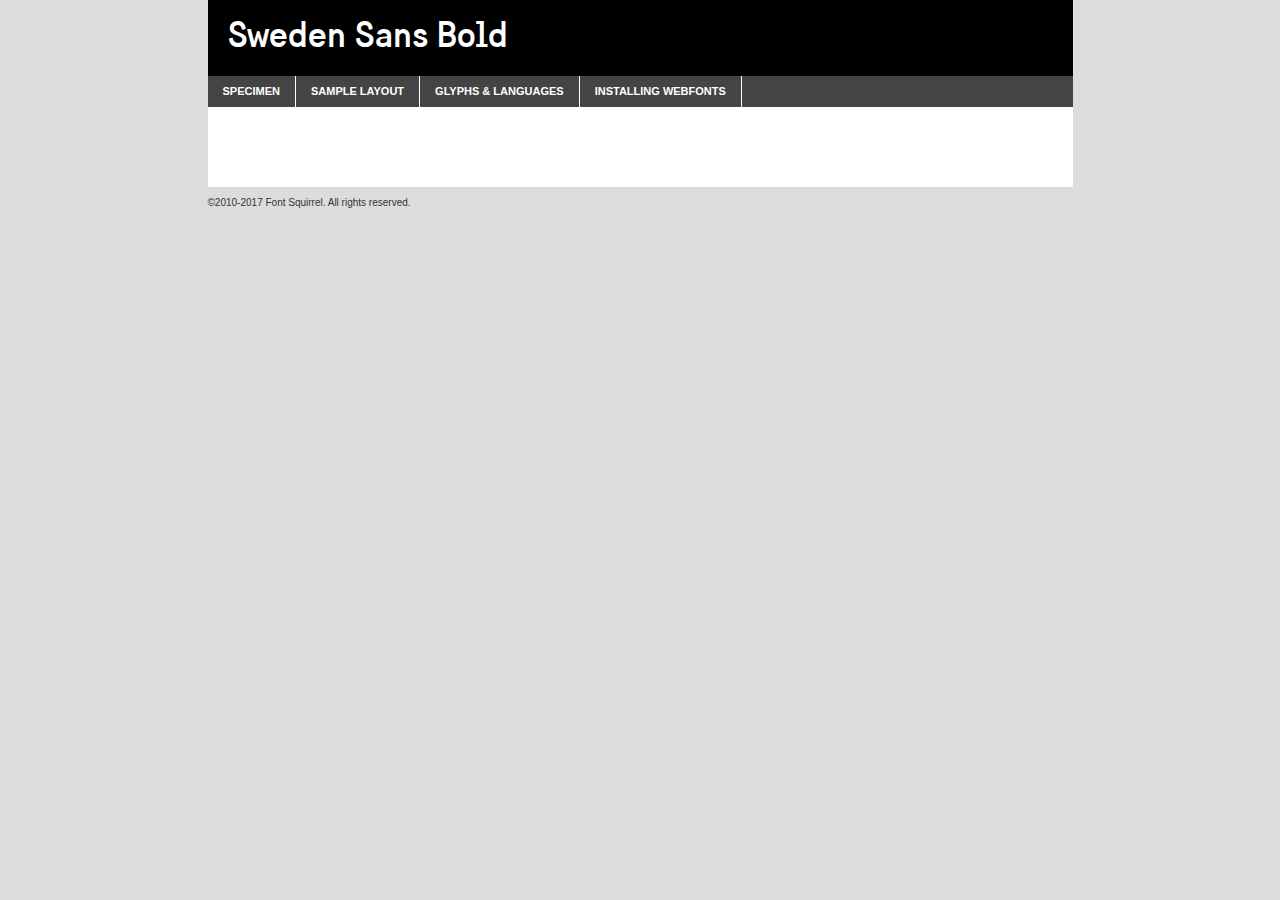
<file: font/swedensans/swedensanssemibold-demo.html>
<!DOCTYPE html PUBLIC "-//W3C//DTD XHTML 1.0 Transitional//EN"
        "http://www.w3.org/TR/xhtml1/DTD/xhtml1-transitional.dtd">

<html xmlns="http://www.w3.org/1999/xhtml" xml:lang="en" lang="en">
<head>
    <meta http-equiv="Content-Type" content="text/html; charset=utf-8"/>
    <script src="http://ajax.googleapis.com/ajax/libs/jquery/1.7.2/jquery.min.js" type="text/javascript" charset="utf-8"></script>
    <script type="text/javascript">
		(function($) {
			$.fn.easyTabs = function(option) {
				var param = jQuery.extend({ fadeSpeed: 'fast', defaultContent: 1, activeClass: 'active' }, option);
				$(this).each(function() {
					var thisId = '#' + this.id;
					if ( param.defaultContent == '' )
					{
						param.defaultContent = 1;
					}
					if ( typeof param.defaultContent == 'number' )
					{
						var defaultTab = $(thisId + ' .tabs li:eq(' + (param.defaultContent - 1) + ') a').attr('href').substr(1);
					}
					else
					{
						var defaultTab = param.defaultContent;
					}
					$(thisId + ' .tabs li a').each(function() {
						var tabToHide = $(this).attr('href').substr(1);
						$('#' + tabToHide).addClass('easytabs-tab-content');
					});
					hideAll();
					changeContent(defaultTab);

					function hideAll() {$(thisId + ' .easytabs-tab-content').hide();}

					function changeContent(tabId)
					{
						hideAll();
						$(thisId + ' .tabs li').removeClass(param.activeClass);
						$(thisId + ' .tabs li a[href=#' + tabId + ']').closest('li').addClass(param.activeClass);
						if ( param.fadeSpeed != 'none' )
						{
							$(thisId + ' #' + tabId).fadeIn(param.fadeSpeed);
						}
						else
						{
							$(thisId + ' #' + tabId).show();
						}
					}

					$(thisId + ' .tabs li').click(function() {
						var tabId = $(this).find('a').attr('href').substr(1);
						changeContent(tabId);
						return false;
					});
				});
			}
		})(jQuery);
    </script>
    <link rel="stylesheet" href="specimen_files/specimen_stylesheet.css" type="text/css" charset="utf-8"/>
    <link rel="stylesheet" href="stylesheet.css" type="text/css" charset="utf-8"/>

    <style type="text/css">
        		body {
			font-family: 'sweden_sansbold';
        		}

            </style>

    <title>Sweden Sans Bold Specimen</title>


    <script type="text/javascript" charset="utf-8">
		$(document).ready(function() {
			$('#container').easyTabs({ defaultContent: 1 });
		});
    </script>
</head>

<body>
<div id="container">
    <div id="header">
		Sweden Sans Bold    </div>
    <ul class="tabs">
        <li><a href="#specimen">Specimen</a></li>
        <li><a href="#layout">Sample Layout</a></li>
		        <li><a href="#glyphs">Glyphs &amp; Languages</a></li>
        <li><a href="#installing">Installing Webfonts</a></li>

    </ul>

    <div id="main_content">


        <div id="specimen">

            <div class="section">
                <div class="grid12 firstcol">
                    <div class="huge">AaBb</div>
                </div>
            </div>

            <div class="section">
                <div class="glyph_range">A&#x200B;B&#x200b;C&#x200b;D&#x200b;E&#x200b;F&#x200b;G&#x200b;H&#x200b;I&#x200b;J&#x200b;K&#x200b;L&#x200b;M&#x200b;N&#x200b;O&#x200b;P&#x200b;Q&#x200b;R&#x200b;S&#x200b;T&#x200b;U&#x200b;V&#x200b;W&#x200b;X&#x200b;Y&#x200b;Z&#x200b;a&#x200b;b&#x200b;c&#x200b;d&#x200b;e&#x200b;f&#x200b;g&#x200b;h&#x200b;i&#x200b;j&#x200b;k&#x200b;l&#x200b;m&#x200b;n&#x200b;o&#x200b;p&#x200b;q&#x200b;r&#x200b;s&#x200b;t&#x200b;u&#x200b;v&#x200b;w&#x200b;x&#x200b;y&#x200b;z&#x200b;1&#x200b;2&#x200b;3&#x200b;4&#x200b;5&#x200b;6&#x200b;7&#x200b;8&#x200b;9&#x200b;0&#x200b;&amp;&#x200b;.&#x200b;,&#x200b;?&#x200b;!&#x200b;&#64;&#x200b;(&#x200b;)&#x200b;#&#x200b;$&#x200b;%&#x200b;*&#x200b;+&#x200b;-&#x200b;=&#x200b;:&#x200b;;</div>
            </div>
            <div class="section">
                <div class="grid12 firstcol">
                    <table class="sample_table">
                        <tr>
                            <td>10</td>
                            <td class="size10">abcdefghijklmnopqrstuvwxyzABCDEFGHIJKLMNOPQRSTUVWXYZ0123456789abcdefghijklmnopqrstuvwxyzABCDEFGHIJKLMNOPQRSTUVWXYZ0123456789abcdefghijklmnopqrstuvwxyzABCDEFGHIJKLMNOPQRSTUVWXYZ</td>
                        </tr>
                        <tr>
                            <td>11</td>
                            <td class="size11">abcdefghijklmnopqrstuvwxyzABCDEFGHIJKLMNOPQRSTUVWXYZ0123456789abcdefghijklmnopqrstuvwxyzABCDEFGHIJKLMNOPQRSTUVWXYZ0123456789abcdefghijklmnopqrstuvwxyzABCDEFGHIJKLMNOPQRSTUVWXYZ</td>
                        </tr>
                        <tr>
                            <td>12</td>
                            <td class="size12">abcdefghijklmnopqrstuvwxyzABCDEFGHIJKLMNOPQRSTUVWXYZ0123456789abcdefghijklmnopqrstuvwxyzABCDEFGHIJKLMNOPQRSTUVWXYZ0123456789abcdefghijklmnopqrstuvwxyzABCDEFGHIJKLMNOPQRSTUVWXYZ</td>
                        </tr>
                        <tr>
                            <td>13</td>
                            <td class="size13">abcdefghijklmnopqrstuvwxyzABCDEFGHIJKLMNOPQRSTUVWXYZ0123456789abcdefghijklmnopqrstuvwxyzABCDEFGHIJKLMNOPQRSTUVWXYZ0123456789abcdefghijklmnopqrstuvwxyzABCDEFGHIJKLMNOPQRSTUVWXYZ</td>
                        </tr>
                        <tr>
                            <td>14</td>
                            <td class="size14">abcdefghijklmnopqrstuvwxyzABCDEFGHIJKLMNOPQRSTUVWXYZ0123456789abcdefghijklmnopqrstuvwxyzABCDEFGHIJKLMNOPQRSTUVWXYZ0123456789abcdefghijklmnopqrstuvwxyzABCDEFGHIJKLMNOPQRSTUVWXYZ</td>
                        </tr>
                        <tr>
                            <td>16</td>
                            <td class="size16">abcdefghijklmnopqrstuvwxyzABCDEFGHIJKLMNOPQRSTUVWXYZ0123456789abcdefghijklmnopqrstuvwxyzABCDEFGHIJKLMNOPQRSTUVWXYZ</td>
                        </tr>
                        <tr>
                            <td>18</td>
                            <td class="size18">abcdefghijklmnopqrstuvwxyzABCDEFGHIJKLMNOPQRSTUVWXYZ0123456789abcdefghijklmnopqrstuvwxyzABCDEFGHIJKLMNOPQRSTUVWXYZ</td>
                        </tr>
                        <tr>
                            <td>20</td>
                            <td class="size20">abcdefghijklmnopqrstuvwxyzABCDEFGHIJKLMNOPQRSTUVWXYZ0123456789abcdefghijklmnopqrstuvwxyzABCDEFGHIJKLMNOPQRSTUVWXYZ</td>
                        </tr>
                        <tr>
                            <td>24</td>
                            <td class="size24">abcdefghijklmnopqrstuvwxyzABCDEFGHIJKLMNOPQRSTUVWXYZ0123456789abcdefghijklmnopqrstuvwxyzABCDEFGHIJKLMNOPQRSTUVWXYZ</td>
                        </tr>
                        <tr>
                            <td>30</td>
                            <td class="size30">abcdefghijklmnopqrstuvwxyzABCDEFGHIJKLMNOPQRSTUVWXYZ0123456789abcdefghijklmnopqrstuvwxyzABCDEFGHIJKLMNOPQRSTUVWXYZ</td>
                        </tr>
                        <tr>
                            <td>36</td>
                            <td class="size36">abcdefghijklmnopqrstuvwxyzABCDEFGHIJKLMNOPQRSTUVWXYZ0123456789abcdefghijklmnopqrstuvwxyzABCDEFGHIJKLMNOPQRSTUVWXYZ</td>
                        </tr>
                        <tr>
                            <td>48</td>
                            <td class="size48">abcdefghijklmnopqrstuvwxyzABCDEFGHIJKLMNOPQRSTUVWXYZ0123456789abcdefghijklmnopqrstuvwxyzABCDEFGHIJKLMNOPQRSTUVWXYZ</td>
                        </tr>
                        <tr>
                            <td>60</td>
                            <td class="size60">abcdefghijklmnopqrstuvwxyzABCDEFGHIJKLMNOPQRSTUVWXYZ0123456789abcdefghijklmnopqrstuvwxyzABCDEFGHIJKLMNOPQRSTUVWXYZ</td>
                        </tr>
                        <tr>
                            <td>72</td>
                            <td class="size72">abcdefghijklmnopqrstuvwxyzABCDEFGHIJKLMNOPQRSTUVWXYZ0123456789abcdefghijklmnopqrstuvwxyzABCDEFGHIJKLMNOPQRSTUVWXYZ</td>
                        </tr>
                        <tr>
                            <td>90</td>
                            <td class="size90">abcdefghijklmnopqrstuvwxyzABCDEFGHIJKLMNOPQRSTUVWXYZ0123456789abcdefghijklmnopqrstuvwxyzABCDEFGHIJKLMNOPQRSTUVWXYZ</td>
                        </tr>
                    </table>

                </div>

            </div>


            <div class="section" id="bodycomparison">


                <div id="xheight">
                    <div class="fontbody">&#x25FC;&#x25FC;&#x25FC;&#x25FC;&#x25FC;&#x25FC;&#x25FC;&#x25FC;&#x25FC;&#x25FC;&#x25FC;&#x25FC;&#x25FC;&#x25FC;&#x25FC;&#x25FC;&#x25FC;&#x25FC;&#x25FC;&#x25FC;&#x25FC;&#x25FC;&#x25FC;&#x25FC;&#x25FC;&#x25FC;&#x25FC;&#x25FC;&#x25FC;&#x25FC;&#x25FC;&#x25FC;&#x25FC;&#x25FC;&#x25FC;&#x25FC;&#x25FC;&#x25FC;&#x25FC;&#x25FC;&#x25FC;&#x25FC;&#x25FC;&#x25FC;&#x25FC;&#x25FC;&#x25FC;&#x25FC;&#x25FC;&#x25FC;&#x25FC;&#x25FC;&#x25FC;&#x25FC;&#x25FC;&#x25FC;&#x25FC;&#x25FC;&#x25FC;&#x25FC;&#x25FC;&#x25FC;&#x25FC;&#x25FC;&#x25FC;&#x25FC;&#x25FC;&#x25FC;&#x25FC;&#x25FC;&#x25FC;&#x25FC;&#x25FC;&#x25FC;&#x25FC;&#x25FC;&#x25FC;&#x25FC;&#x25FC;&#x25FC;&#x25FC;&#x25FC;&#x25FC;&#x25FC;&#x25FC;&#x25FC;&#x25FC;&#x25FC;&#x25FC;&#x25FC;&#x25FC;&#x25FC;&#x25FC;&#x25FC;&#x25FC;&#x25FC;&#x25FC;&#x25FC;&#x25FC;body</div>
                    <div class="arialbody">body</div>
                    <div class="verdanabody">body</div>
                    <div class="georgiabody">body</div>
                </div>
                <div class="fontbody" style="z-index:1">
                    body<span>Sweden Sans Bold</span>
                </div>
                <div class="arialbody" style="z-index:1">
                    body<span>Arial</span>
                </div>
                <div class="verdanabody" style="z-index:1">
                    body<span>Verdana</span>
                </div>
                <div class="georgiabody" style="z-index:1">
                    body<span>Georgia</span>
                </div>


            </div>


            <div class="section psample psample_row1" id="">

                <div class="grid2 firstcol">
                    <p class="size10"><span>10.</span>Aenean lacinia bibendum nulla sed consectetur. Fusce dapibus, tellus ac cursus commodo, tortor mauris condimentum nibh, ut fermentum massa justo sit amet risus. Nullam id dolor id nibh ultricies vehicula ut id elit. Cum sociis natoque penatibus et magnis dis parturient montes, nascetur ridiculus mus. Nulla vitae elit libero, a pharetra augue.</p>

                </div>
                <div class="grid3">
                    <p class="size11"><span>11.</span>Aenean lacinia bibendum nulla sed consectetur. Fusce dapibus, tellus ac cursus commodo, tortor mauris condimentum nibh, ut fermentum massa justo sit amet risus. Nullam id dolor id nibh ultricies vehicula ut id elit. Cum sociis natoque penatibus et magnis dis parturient montes, nascetur ridiculus mus. Nulla vitae elit libero, a pharetra augue.</p>

                </div>
                <div class="grid3">
                    <p class="size12"><span>12.</span>Aenean lacinia bibendum nulla sed consectetur. Fusce dapibus, tellus ac cursus commodo, tortor mauris condimentum nibh, ut fermentum massa justo sit amet risus. Nullam id dolor id nibh ultricies vehicula ut id elit. Cum sociis natoque penatibus et magnis dis parturient montes, nascetur ridiculus mus. Nulla vitae elit libero, a pharetra augue.</p>

                </div>
                <div class="grid4">
                    <p class="size13"><span>13.</span>Aenean lacinia bibendum nulla sed consectetur. Fusce dapibus, tellus ac cursus commodo, tortor mauris condimentum nibh, ut fermentum massa justo sit amet risus. Nullam id dolor id nibh ultricies vehicula ut id elit. Cum sociis natoque penatibus et magnis dis parturient montes, nascetur ridiculus mus. Nulla vitae elit libero, a pharetra augue.</p>

                </div>
                <div class="white_blend"></div>

            </div>
            <div class="section psample psample_row2" id="">
                <div class="grid3 firstcol">
                    <p class="size14"><span>14.</span>Aenean lacinia bibendum nulla sed consectetur. Fusce dapibus, tellus ac cursus commodo, tortor mauris condimentum nibh, ut fermentum massa justo sit amet risus. Nullam id dolor id nibh ultricies vehicula ut id elit. Cum sociis natoque penatibus et magnis dis parturient montes, nascetur ridiculus mus. Nulla vitae elit libero, a pharetra augue.</p>

                </div>
                <div class="grid4">
                    <p class="size16"><span>16.</span>Aenean lacinia bibendum nulla sed consectetur. Fusce dapibus, tellus ac cursus commodo, tortor mauris condimentum nibh, ut fermentum massa justo sit amet risus. Nullam id dolor id nibh ultricies vehicula ut id elit. Cum sociis natoque penatibus et magnis dis parturient montes, nascetur ridiculus mus. Nulla vitae elit libero, a pharetra augue.</p>

                </div>
                <div class="grid5">
                    <p class="size18"><span>18.</span>Aenean lacinia bibendum nulla sed consectetur. Fusce dapibus, tellus ac cursus commodo, tortor mauris condimentum nibh, ut fermentum massa justo sit amet risus. Nullam id dolor id nibh ultricies vehicula ut id elit. Cum sociis natoque penatibus et magnis dis parturient montes, nascetur ridiculus mus. Nulla vitae elit libero, a pharetra augue.</p>

                </div>

                <div class="white_blend"></div>

            </div>

            <div class="section psample psample_row3" id="">
                <div class="grid5 firstcol">
                    <p class="size20"><span>20.</span>Aenean lacinia bibendum nulla sed consectetur. Fusce dapibus, tellus ac cursus commodo, tortor mauris condimentum nibh, ut fermentum massa justo sit amet risus. Nullam id dolor id nibh ultricies vehicula ut id elit. Cum sociis natoque penatibus et magnis dis parturient montes, nascetur ridiculus mus. Nulla vitae elit libero, a pharetra augue.</p>
                </div>
                <div class="grid7">
                    <p class="size24"><span>24.</span>Aenean lacinia bibendum nulla sed consectetur. Fusce dapibus, tellus ac cursus commodo, tortor mauris condimentum nibh, ut fermentum massa justo sit amet risus. Nullam id dolor id nibh ultricies vehicula ut id elit. Cum sociis natoque penatibus et magnis dis parturient montes, nascetur ridiculus mus. Nulla vitae elit libero, a pharetra augue.</p>
                </div>

                <div class="white_blend"></div>

            </div>

            <div class="section psample psample_row4" id="">
                <div class="grid12 firstcol">
                    <p class="size30"><span>30.</span>Aenean lacinia bibendum nulla sed consectetur. Fusce dapibus, tellus ac cursus commodo, tortor mauris condimentum nibh, ut fermentum massa justo sit amet risus. Nullam id dolor id nibh ultricies vehicula ut id elit. Cum sociis natoque penatibus et magnis dis parturient montes, nascetur ridiculus mus. Nulla vitae elit libero, a pharetra augue.</p>
                </div>
                <div class="white_blend"></div>

            </div>


            <div class="section psample psample_row1 fullreverse">
                <div class="grid2 firstcol">
                    <p class="size10"><span>10.</span>Aenean lacinia bibendum nulla sed consectetur. Fusce dapibus, tellus ac cursus commodo, tortor mauris condimentum nibh, ut fermentum massa justo sit amet risus. Nullam id dolor id nibh ultricies vehicula ut id elit. Cum sociis natoque penatibus et magnis dis parturient montes, nascetur ridiculus mus. Nulla vitae elit libero, a pharetra augue.</p>

                </div>
                <div class="grid3">
                    <p class="size11"><span>11.</span>Aenean lacinia bibendum nulla sed consectetur. Fusce dapibus, tellus ac cursus commodo, tortor mauris condimentum nibh, ut fermentum massa justo sit amet risus. Nullam id dolor id nibh ultricies vehicula ut id elit. Cum sociis natoque penatibus et magnis dis parturient montes, nascetur ridiculus mus. Nulla vitae elit libero, a pharetra augue.</p>

                </div>
                <div class="grid3">
                    <p class="size12"><span>12.</span>Aenean lacinia bibendum nulla sed consectetur. Fusce dapibus, tellus ac cursus commodo, tortor mauris condimentum nibh, ut fermentum massa justo sit amet risus. Nullam id dolor id nibh ultricies vehicula ut id elit. Cum sociis natoque penatibus et magnis dis parturient montes, nascetur ridiculus mus. Nulla vitae elit libero, a pharetra augue.</p>

                </div>
                <div class="grid4">
                    <p class="size13"><span>13.</span>Aenean lacinia bibendum nulla sed consectetur. Fusce dapibus, tellus ac cursus commodo, tortor mauris condimentum nibh, ut fermentum massa justo sit amet risus. Nullam id dolor id nibh ultricies vehicula ut id elit. Cum sociis natoque penatibus et magnis dis parturient montes, nascetur ridiculus mus. Nulla vitae elit libero, a pharetra augue.</p>

                </div>
                <div class="black_blend"></div>

            </div>

            <div class="section psample psample_row2 fullreverse">
                <div class="grid3 firstcol">
                    <p class="size14"><span>14.</span>Aenean lacinia bibendum nulla sed consectetur. Fusce dapibus, tellus ac cursus commodo, tortor mauris condimentum nibh, ut fermentum massa justo sit amet risus. Nullam id dolor id nibh ultricies vehicula ut id elit. Cum sociis natoque penatibus et magnis dis parturient montes, nascetur ridiculus mus. Nulla vitae elit libero, a pharetra augue.</p>

                </div>
                <div class="grid4">
                    <p class="size16"><span>16.</span>Aenean lacinia bibendum nulla sed consectetur. Fusce dapibus, tellus ac cursus commodo, tortor mauris condimentum nibh, ut fermentum massa justo sit amet risus. Nullam id dolor id nibh ultricies vehicula ut id elit. Cum sociis natoque penatibus et magnis dis parturient montes, nascetur ridiculus mus. Nulla vitae elit libero, a pharetra augue.</p>

                </div>
                <div class="grid5">
                    <p class="size18"><span>18.</span>Aenean lacinia bibendum nulla sed consectetur. Fusce dapibus, tellus ac cursus commodo, tortor mauris condimentum nibh, ut fermentum massa justo sit amet risus. Nullam id dolor id nibh ultricies vehicula ut id elit. Cum sociis natoque penatibus et magnis dis parturient montes, nascetur ridiculus mus. Nulla vitae elit libero, a pharetra augue.</p>

                </div>
                <div class="black_blend"></div>

            </div>

            <div class="section psample fullreverse psample_row3" id="">
                <div class="grid5 firstcol">
                    <p class="size20"><span>20.</span>Aenean lacinia bibendum nulla sed consectetur. Fusce dapibus, tellus ac cursus commodo, tortor mauris condimentum nibh, ut fermentum massa justo sit amet risus. Nullam id dolor id nibh ultricies vehicula ut id elit. Cum sociis natoque penatibus et magnis dis parturient montes, nascetur ridiculus mus. Nulla vitae elit libero, a pharetra augue.</p>
                </div>
                <div class="grid7">
                    <p class="size24"><span>24.</span>Aenean lacinia bibendum nulla sed consectetur. Fusce dapibus, tellus ac cursus commodo, tortor mauris condimentum nibh, ut fermentum massa justo sit amet risus. Nullam id dolor id nibh ultricies vehicula ut id elit. Cum sociis natoque penatibus et magnis dis parturient montes, nascetur ridiculus mus. Nulla vitae elit libero, a pharetra augue.</p>
                </div>

                <div class="black_blend"></div>

            </div>

            <div class="section psample fullreverse psample_row4" id="" style="border-bottom: 20px #000 solid;">
                <div class="grid12 firstcol">
                    <p class="size30"><span>30.</span>Aenean lacinia bibendum nulla sed consectetur. Fusce dapibus, tellus ac cursus commodo, tortor mauris condimentum nibh, ut fermentum massa justo sit amet risus. Nullam id dolor id nibh ultricies vehicula ut id elit. Cum sociis natoque penatibus et magnis dis parturient montes, nascetur ridiculus mus. Nulla vitae elit libero, a pharetra augue.</p>
                </div>
                <div class="black_blend"></div>

            </div>


        </div>

        <div id="layout">

            <div class="section">

                <div class="grid12 firstcol">
                    <h1>Lorem Ipsum Dolor</h1>
                    <h2>Etiam porta sem malesuada magna mollis euismod</h2>

                    <p class="byline">By <a href="#link">Aenean Lacinia</a></p>
                </div>
            </div>
            <div class="section">
                <div class="grid8 firstcol">
                    <p class="large">Donec sed odio dui. Morbi leo risus, porta ac consectetur ac, vestibulum at eros. Fusce dapibus, tellus ac cursus commodo, tortor mauris condimentum nibh, ut fermentum massa justo sit amet risus. </p>


                    <h3>Pellentesque ornare sem</h3>

                    <p>Maecenas sed diam eget risus varius blandit sit amet non magna. Maecenas faucibus mollis interdum. Donec ullamcorper nulla non metus auctor fringilla. Nullam id dolor id nibh ultricies vehicula ut id elit. Nullam id dolor id nibh ultricies vehicula ut id elit. </p>

                    <p>Aenean eu leo quam. Pellentesque ornare sem lacinia quam venenatis vestibulum. Lorem ipsum dolor sit amet, consectetur adipiscing elit. Cum sociis natoque penatibus et magnis dis parturient montes, nascetur ridiculus mus. </p>

                    <p>Nulla vitae elit libero, a pharetra augue. Praesent commodo cursus magna, vel scelerisque nisl consectetur et. Aenean lacinia bibendum nulla sed consectetur. </p>

                    <p>Nullam quis risus eget urna mollis ornare vel eu leo. Nullam quis risus eget urna mollis ornare vel eu leo. Maecenas sed diam eget risus varius blandit sit amet non magna. Donec ullamcorper nulla non metus auctor fringilla. </p>

                    <h3>Cras mattis consectetur</h3>

                    <p>Aenean eu leo quam. Pellentesque ornare sem lacinia quam venenatis vestibulum. Aenean lacinia bibendum nulla sed consectetur. Integer posuere erat a ante venenatis dapibus posuere velit aliquet. Cras mattis consectetur purus sit amet fermentum. </p>

                    <p>Nullam id dolor id nibh ultricies vehicula ut id elit. Nullam quis risus eget urna mollis ornare vel eu leo. Cras mattis consectetur purus sit amet fermentum.</p>
                </div>

                <div class="grid4 sidebar">

                    <div class="box reverse">
                        <p class="last">Nullam quis risus eget urna mollis ornare vel eu leo. Donec ullamcorper nulla non metus auctor fringilla. Cras mattis consectetur purus sit amet fermentum. Sed posuere consectetur est at lobortis. Lorem ipsum dolor sit amet, consectetur adipiscing elit. </p>
                    </div>

                    <p class="caption">Maecenas sed diam eget risus varius.</p>

                    <p>Vestibulum id ligula porta felis euismod semper. Integer posuere erat a ante venenatis dapibus posuere velit aliquet. Vestibulum id ligula porta felis euismod semper. Sed posuere consectetur est at lobortis. Maecenas sed diam eget risus varius blandit sit amet non magna. Fusce dapibus, tellus ac cursus commodo, tortor mauris condimentum nibh, ut fermentum massa justo sit amet risus. </p>


                    <p>Duis mollis, est non commodo luctus, nisi erat porttitor ligula, eget lacinia odio sem nec elit. Aenean lacinia bibendum nulla sed consectetur. Vivamus sagittis lacus vel augue laoreet rutrum faucibus dolor auctor. Aenean lacinia bibendum nulla sed consectetur. Nullam quis risus eget urna mollis ornare vel eu leo. </p>

                    <p>Praesent commodo cursus magna, vel scelerisque nisl consectetur et. Donec ullamcorper nulla non metus auctor fringilla. Maecenas faucibus mollis interdum. Fusce dapibus, tellus ac cursus commodo, tortor mauris condimentum nibh, ut fermentum massa justo sit amet risus. </p>

                </div>
            </div>

        </div>


		

        <div id="glyphs">
            <div class="section">
                <div class="grid12 firstcol">

                    <h1>Language Support</h1>
                    <p>The subset of Sweden Sans Bold in this kit supports the following languages:<br/>

						Albanian, Basque, Belarusian_lacinka, Breton, Chamorro, Chichewa_nyanja, Danish, Dutch, English, Estonian, Faroese, Finnish, French, Frisian, Galician, German, Hungarian, Icelandic, Italian, Lithuanian, Malagasy, Norwegian, Polish, Portuguese, Spanish, Welsh, Alsatian, Aragonese, Arapaho, Arrernte, Asturian, Aymara, Bislama, Cebuano, Cheyenne, Cimbrian, Corsican, Fijian, French_creole, Genoese, Gilbertese, Greenlandic, Haitian_creole, Hawaiian, Hiligaynon, Hmong, Hopi, Ibanag, Iloko_ilokano, Indonesian, Interglossa_glosa, Interlingua, Irish_gaelic, Jerriais, Kashubian, Ladin, Lojban, Lombard, Low_saxon, Luxembourgeois, Malay_latinized, Manx, Maori, Megleno-romanian, Mohawk, Nahuatl, Norfolk_pitcairnese, Northern_sotho, Occitan, Oromo, Pangasinan, Papiamento, Piedmontese, Potawatomi, Quechua, Rhaeto-romance, Romansh, Rotokas, Sami_lule, Samoan, Sardinian, Scots_gaelic, Seychelles_creole, Shona, Sicilian, Somali, Southern_ndebele, Southern_sotho, Swahili, Swati_swazi, Tagalog_filipino_pilipino, Tahitian, Tausug, Tetum, Tok_pisin, Tongan, Tswana, Tuvaluan, Uyghur_latinized, Veps, Volapuk, Votic_latinized, Walloon, Warlpiri, Xhosa, Yapese, Zulu, Latinbasic, Ubasic, Demo                    </p>
                    <h1>Glyph Chart</h1>
                    <p>The subset of Sweden Sans Bold in this kit includes all the glyphs listed below. Unicode entities are included above each glyph to help you insert individual characters into your layout.</p>
                    <div id="glyph_chart">

																																	                                <div><p>&amp;#13;</p>&#13;</div>
																				                                <div><p>&amp;#32;</p>&#32;</div>
																				                                <div><p>&amp;#33;</p>&#33;</div>
																				                                <div><p>&amp;#34;</p>&#34;</div>
																				                                <div><p>&amp;#35;</p>&#35;</div>
																				                                <div><p>&amp;#36;</p>&#36;</div>
																				                                <div><p>&amp;#37;</p>&#37;</div>
																				                                <div><p>&amp;#38;</p>&#38;</div>
																				                                <div><p>&amp;#39;</p>&#39;</div>
																				                                <div><p>&amp;#40;</p>&#40;</div>
																				                                <div><p>&amp;#41;</p>&#41;</div>
																				                                <div><p>&amp;#42;</p>&#42;</div>
																				                                <div><p>&amp;#43;</p>&#43;</div>
																				                                <div><p>&amp;#44;</p>&#44;</div>
																				                                <div><p>&amp;#45;</p>&#45;</div>
																				                                <div><p>&amp;#46;</p>&#46;</div>
																				                                <div><p>&amp;#47;</p>&#47;</div>
																				                                <div><p>&amp;#48;</p>&#48;</div>
																				                                <div><p>&amp;#49;</p>&#49;</div>
																				                                <div><p>&amp;#50;</p>&#50;</div>
																				                                <div><p>&amp;#51;</p>&#51;</div>
																				                                <div><p>&amp;#52;</p>&#52;</div>
																				                                <div><p>&amp;#53;</p>&#53;</div>
																				                                <div><p>&amp;#54;</p>&#54;</div>
																				                                <div><p>&amp;#55;</p>&#55;</div>
																				                                <div><p>&amp;#56;</p>&#56;</div>
																				                                <div><p>&amp;#57;</p>&#57;</div>
																				                                <div><p>&amp;#58;</p>&#58;</div>
																				                                <div><p>&amp;#59;</p>&#59;</div>
																				                                <div><p>&amp;#60;</p>&#60;</div>
																				                                <div><p>&amp;#61;</p>&#61;</div>
																				                                <div><p>&amp;#62;</p>&#62;</div>
																				                                <div><p>&amp;#63;</p>&#63;</div>
																				                                <div><p>&amp;#64;</p>&#64;</div>
																				                                <div><p>&amp;#65;</p>&#65;</div>
																				                                <div><p>&amp;#66;</p>&#66;</div>
																				                                <div><p>&amp;#67;</p>&#67;</div>
																				                                <div><p>&amp;#68;</p>&#68;</div>
																				                                <div><p>&amp;#69;</p>&#69;</div>
																				                                <div><p>&amp;#70;</p>&#70;</div>
																				                                <div><p>&amp;#71;</p>&#71;</div>
																				                                <div><p>&amp;#72;</p>&#72;</div>
																				                                <div><p>&amp;#73;</p>&#73;</div>
																				                                <div><p>&amp;#74;</p>&#74;</div>
																				                                <div><p>&amp;#75;</p>&#75;</div>
																				                                <div><p>&amp;#76;</p>&#76;</div>
																				                                <div><p>&amp;#77;</p>&#77;</div>
																				                                <div><p>&amp;#78;</p>&#78;</div>
																				                                <div><p>&amp;#79;</p>&#79;</div>
																				                                <div><p>&amp;#80;</p>&#80;</div>
																				                                <div><p>&amp;#81;</p>&#81;</div>
																				                                <div><p>&amp;#82;</p>&#82;</div>
																				                                <div><p>&amp;#83;</p>&#83;</div>
																				                                <div><p>&amp;#84;</p>&#84;</div>
																				                                <div><p>&amp;#85;</p>&#85;</div>
																				                                <div><p>&amp;#86;</p>&#86;</div>
																				                                <div><p>&amp;#87;</p>&#87;</div>
																				                                <div><p>&amp;#88;</p>&#88;</div>
																				                                <div><p>&amp;#89;</p>&#89;</div>
																				                                <div><p>&amp;#90;</p>&#90;</div>
																				                                <div><p>&amp;#91;</p>&#91;</div>
																				                                <div><p>&amp;#92;</p>&#92;</div>
																				                                <div><p>&amp;#93;</p>&#93;</div>
																				                                <div><p>&amp;#94;</p>&#94;</div>
																				                                <div><p>&amp;#95;</p>&#95;</div>
																				                                <div><p>&amp;#96;</p>&#96;</div>
																				                                <div><p>&amp;#97;</p>&#97;</div>
																				                                <div><p>&amp;#98;</p>&#98;</div>
																				                                <div><p>&amp;#99;</p>&#99;</div>
																				                                <div><p>&amp;#100;</p>&#100;</div>
																				                                <div><p>&amp;#101;</p>&#101;</div>
																				                                <div><p>&amp;#102;</p>&#102;</div>
																				                                <div><p>&amp;#103;</p>&#103;</div>
																				                                <div><p>&amp;#104;</p>&#104;</div>
																				                                <div><p>&amp;#105;</p>&#105;</div>
																				                                <div><p>&amp;#106;</p>&#106;</div>
																				                                <div><p>&amp;#107;</p>&#107;</div>
																				                                <div><p>&amp;#108;</p>&#108;</div>
																				                                <div><p>&amp;#109;</p>&#109;</div>
																				                                <div><p>&amp;#110;</p>&#110;</div>
																				                                <div><p>&amp;#111;</p>&#111;</div>
																				                                <div><p>&amp;#112;</p>&#112;</div>
																				                                <div><p>&amp;#113;</p>&#113;</div>
																				                                <div><p>&amp;#114;</p>&#114;</div>
																				                                <div><p>&amp;#115;</p>&#115;</div>
																				                                <div><p>&amp;#116;</p>&#116;</div>
																				                                <div><p>&amp;#117;</p>&#117;</div>
																				                                <div><p>&amp;#118;</p>&#118;</div>
																				                                <div><p>&amp;#119;</p>&#119;</div>
																				                                <div><p>&amp;#120;</p>&#120;</div>
																				                                <div><p>&amp;#121;</p>&#121;</div>
																				                                <div><p>&amp;#122;</p>&#122;</div>
																				                                <div><p>&amp;#123;</p>&#123;</div>
																				                                <div><p>&amp;#124;</p>&#124;</div>
																				                                <div><p>&amp;#125;</p>&#125;</div>
																				                                <div><p>&amp;#126;</p>&#126;</div>
																				                                <div><p>&amp;#161;</p>&#161;</div>
																				                                <div><p>&amp;#162;</p>&#162;</div>
																				                                <div><p>&amp;#163;</p>&#163;</div>
																				                                <div><p>&amp;#164;</p>&#164;</div>
																				                                <div><p>&amp;#165;</p>&#165;</div>
																				                                <div><p>&amp;#166;</p>&#166;</div>
																				                                <div><p>&amp;#167;</p>&#167;</div>
																				                                <div><p>&amp;#168;</p>&#168;</div>
																				                                <div><p>&amp;#169;</p>&#169;</div>
																				                                <div><p>&amp;#170;</p>&#170;</div>
																				                                <div><p>&amp;#171;</p>&#171;</div>
																				                                <div><p>&amp;#172;</p>&#172;</div>
																				                                <div><p>&amp;#174;</p>&#174;</div>
																				                                <div><p>&amp;#175;</p>&#175;</div>
																				                                <div><p>&amp;#176;</p>&#176;</div>
																				                                <div><p>&amp;#177;</p>&#177;</div>
																				                                <div><p>&amp;#178;</p>&#178;</div>
																				                                <div><p>&amp;#179;</p>&#179;</div>
																				                                <div><p>&amp;#180;</p>&#180;</div>
																				                                <div><p>&amp;#181;</p>&#181;</div>
																				                                <div><p>&amp;#182;</p>&#182;</div>
																				                                <div><p>&amp;#183;</p>&#183;</div>
																				                                <div><p>&amp;#184;</p>&#184;</div>
																				                                <div><p>&amp;#185;</p>&#185;</div>
																				                                <div><p>&amp;#186;</p>&#186;</div>
																				                                <div><p>&amp;#187;</p>&#187;</div>
																				                                <div><p>&amp;#188;</p>&#188;</div>
																				                                <div><p>&amp;#189;</p>&#189;</div>
																				                                <div><p>&amp;#190;</p>&#190;</div>
																				                                <div><p>&amp;#191;</p>&#191;</div>
																				                                <div><p>&amp;#192;</p>&#192;</div>
																				                                <div><p>&amp;#193;</p>&#193;</div>
																				                                <div><p>&amp;#194;</p>&#194;</div>
																				                                <div><p>&amp;#195;</p>&#195;</div>
																				                                <div><p>&amp;#196;</p>&#196;</div>
																				                                <div><p>&amp;#197;</p>&#197;</div>
																				                                <div><p>&amp;#198;</p>&#198;</div>
																				                                <div><p>&amp;#199;</p>&#199;</div>
																				                                <div><p>&amp;#200;</p>&#200;</div>
																				                                <div><p>&amp;#201;</p>&#201;</div>
																				                                <div><p>&amp;#202;</p>&#202;</div>
																				                                <div><p>&amp;#203;</p>&#203;</div>
																				                                <div><p>&amp;#204;</p>&#204;</div>
																				                                <div><p>&amp;#205;</p>&#205;</div>
																				                                <div><p>&amp;#206;</p>&#206;</div>
																				                                <div><p>&amp;#207;</p>&#207;</div>
																				                                <div><p>&amp;#208;</p>&#208;</div>
																				                                <div><p>&amp;#209;</p>&#209;</div>
																				                                <div><p>&amp;#210;</p>&#210;</div>
																				                                <div><p>&amp;#211;</p>&#211;</div>
																				                                <div><p>&amp;#212;</p>&#212;</div>
																				                                <div><p>&amp;#213;</p>&#213;</div>
																				                                <div><p>&amp;#214;</p>&#214;</div>
																				                                <div><p>&amp;#215;</p>&#215;</div>
																				                                <div><p>&amp;#216;</p>&#216;</div>
																				                                <div><p>&amp;#217;</p>&#217;</div>
																				                                <div><p>&amp;#218;</p>&#218;</div>
																				                                <div><p>&amp;#219;</p>&#219;</div>
																				                                <div><p>&amp;#220;</p>&#220;</div>
																				                                <div><p>&amp;#221;</p>&#221;</div>
																				                                <div><p>&amp;#222;</p>&#222;</div>
																				                                <div><p>&amp;#223;</p>&#223;</div>
																				                                <div><p>&amp;#224;</p>&#224;</div>
																				                                <div><p>&amp;#225;</p>&#225;</div>
																				                                <div><p>&amp;#226;</p>&#226;</div>
																				                                <div><p>&amp;#227;</p>&#227;</div>
																				                                <div><p>&amp;#228;</p>&#228;</div>
																				                                <div><p>&amp;#229;</p>&#229;</div>
																				                                <div><p>&amp;#230;</p>&#230;</div>
																				                                <div><p>&amp;#231;</p>&#231;</div>
																				                                <div><p>&amp;#232;</p>&#232;</div>
																				                                <div><p>&amp;#233;</p>&#233;</div>
																				                                <div><p>&amp;#234;</p>&#234;</div>
																				                                <div><p>&amp;#235;</p>&#235;</div>
																				                                <div><p>&amp;#236;</p>&#236;</div>
																				                                <div><p>&amp;#237;</p>&#237;</div>
																				                                <div><p>&amp;#238;</p>&#238;</div>
																				                                <div><p>&amp;#239;</p>&#239;</div>
																				                                <div><p>&amp;#240;</p>&#240;</div>
																				                                <div><p>&amp;#241;</p>&#241;</div>
																				                                <div><p>&amp;#242;</p>&#242;</div>
																				                                <div><p>&amp;#243;</p>&#243;</div>
																				                                <div><p>&amp;#244;</p>&#244;</div>
																				                                <div><p>&amp;#245;</p>&#245;</div>
																				                                <div><p>&amp;#246;</p>&#246;</div>
																				                                <div><p>&amp;#247;</p>&#247;</div>
																				                                <div><p>&amp;#248;</p>&#248;</div>
																				                                <div><p>&amp;#249;</p>&#249;</div>
																				                                <div><p>&amp;#250;</p>&#250;</div>
																				                                <div><p>&amp;#251;</p>&#251;</div>
																				                                <div><p>&amp;#252;</p>&#252;</div>
																				                                <div><p>&amp;#253;</p>&#253;</div>
																				                                <div><p>&amp;#254;</p>&#254;</div>
																				                                <div><p>&amp;#255;</p>&#255;</div>
																				                                <div><p>&amp;#256;</p>&#256;</div>
																				                                <div><p>&amp;#257;</p>&#257;</div>
																				                                <div><p>&amp;#258;</p>&#258;</div>
																				                                <div><p>&amp;#259;</p>&#259;</div>
																				                                <div><p>&amp;#260;</p>&#260;</div>
																				                                <div><p>&amp;#261;</p>&#261;</div>
																				                                <div><p>&amp;#262;</p>&#262;</div>
																				                                <div><p>&amp;#263;</p>&#263;</div>
																				                                <div><p>&amp;#264;</p>&#264;</div>
																				                                <div><p>&amp;#265;</p>&#265;</div>
																				                                <div><p>&amp;#266;</p>&#266;</div>
																				                                <div><p>&amp;#267;</p>&#267;</div>
																				                                <div><p>&amp;#268;</p>&#268;</div>
																				                                <div><p>&amp;#269;</p>&#269;</div>
																				                                <div><p>&amp;#274;</p>&#274;</div>
																				                                <div><p>&amp;#275;</p>&#275;</div>
																				                                <div><p>&amp;#276;</p>&#276;</div>
																				                                <div><p>&amp;#277;</p>&#277;</div>
																				                                <div><p>&amp;#278;</p>&#278;</div>
																				                                <div><p>&amp;#279;</p>&#279;</div>
																				                                <div><p>&amp;#280;</p>&#280;</div>
																				                                <div><p>&amp;#281;</p>&#281;</div>
																				                                <div><p>&amp;#282;</p>&#282;</div>
																				                                <div><p>&amp;#283;</p>&#283;</div>
																				                                <div><p>&amp;#296;</p>&#296;</div>
																				                                <div><p>&amp;#297;</p>&#297;</div>
																				                                <div><p>&amp;#298;</p>&#298;</div>
																				                                <div><p>&amp;#299;</p>&#299;</div>
																				                                <div><p>&amp;#300;</p>&#300;</div>
																				                                <div><p>&amp;#301;</p>&#301;</div>
																				                                <div><p>&amp;#302;</p>&#302;</div>
																				                                <div><p>&amp;#303;</p>&#303;</div>
																				                                <div><p>&amp;#304;</p>&#304;</div>
																				                                <div><p>&amp;#305;</p>&#305;</div>
																				                                <div><p>&amp;#321;</p>&#321;</div>
																				                                <div><p>&amp;#322;</p>&#322;</div>
																				                                <div><p>&amp;#323;</p>&#323;</div>
																				                                <div><p>&amp;#324;</p>&#324;</div>
																				                                <div><p>&amp;#327;</p>&#327;</div>
																				                                <div><p>&amp;#328;</p>&#328;</div>
																				                                <div><p>&amp;#332;</p>&#332;</div>
																				                                <div><p>&amp;#333;</p>&#333;</div>
																				                                <div><p>&amp;#334;</p>&#334;</div>
																				                                <div><p>&amp;#335;</p>&#335;</div>
																				                                <div><p>&amp;#336;</p>&#336;</div>
																				                                <div><p>&amp;#337;</p>&#337;</div>
																				                                <div><p>&amp;#338;</p>&#338;</div>
																				                                <div><p>&amp;#339;</p>&#339;</div>
																				                                <div><p>&amp;#340;</p>&#340;</div>
																				                                <div><p>&amp;#341;</p>&#341;</div>
																				                                <div><p>&amp;#344;</p>&#344;</div>
																				                                <div><p>&amp;#345;</p>&#345;</div>
																				                                <div><p>&amp;#346;</p>&#346;</div>
																				                                <div><p>&amp;#347;</p>&#347;</div>
																				                                <div><p>&amp;#348;</p>&#348;</div>
																				                                <div><p>&amp;#349;</p>&#349;</div>
																				                                <div><p>&amp;#352;</p>&#352;</div>
																				                                <div><p>&amp;#353;</p>&#353;</div>
																				                                <div><p>&amp;#356;</p>&#356;</div>
																				                                <div><p>&amp;#360;</p>&#360;</div>
																				                                <div><p>&amp;#361;</p>&#361;</div>
																				                                <div><p>&amp;#362;</p>&#362;</div>
																				                                <div><p>&amp;#363;</p>&#363;</div>
																				                                <div><p>&amp;#364;</p>&#364;</div>
																				                                <div><p>&amp;#365;</p>&#365;</div>
																				                                <div><p>&amp;#366;</p>&#366;</div>
																				                                <div><p>&amp;#367;</p>&#367;</div>
																				                                <div><p>&amp;#368;</p>&#368;</div>
																				                                <div><p>&amp;#369;</p>&#369;</div>
																				                                <div><p>&amp;#370;</p>&#370;</div>
																				                                <div><p>&amp;#371;</p>&#371;</div>
																				                                <div><p>&amp;#372;</p>&#372;</div>
																				                                <div><p>&amp;#373;</p>&#373;</div>
																				                                <div><p>&amp;#374;</p>&#374;</div>
																				                                <div><p>&amp;#375;</p>&#375;</div>
																				                                <div><p>&amp;#376;</p>&#376;</div>
																				                                <div><p>&amp;#377;</p>&#377;</div>
																				                                <div><p>&amp;#378;</p>&#378;</div>
																				                                <div><p>&amp;#379;</p>&#379;</div>
																				                                <div><p>&amp;#380;</p>&#380;</div>
																				                                <div><p>&amp;#381;</p>&#381;</div>
																				                                <div><p>&amp;#382;</p>&#382;</div>
																				                                <div><p>&amp;#402;</p>&#402;</div>
																				                                <div><p>&amp;#710;</p>&#710;</div>
																				                                <div><p>&amp;#711;</p>&#711;</div>
																				                                <div><p>&amp;#728;</p>&#728;</div>
																				                                <div><p>&amp;#729;</p>&#729;</div>
																				                                <div><p>&amp;#730;</p>&#730;</div>
																				                                <div><p>&amp;#731;</p>&#731;</div>
																				                                <div><p>&amp;#732;</p>&#732;</div>
																				                                <div><p>&amp;#733;</p>&#733;</div>
																				                                <div><p>&amp;#960;</p>&#960;</div>
																				                                <div><p>&amp;#7808;</p>&#7808;</div>
																				                                <div><p>&amp;#7809;</p>&#7809;</div>
																				                                <div><p>&amp;#7810;</p>&#7810;</div>
																				                                <div><p>&amp;#7811;</p>&#7811;</div>
																				                                <div><p>&amp;#7812;</p>&#7812;</div>
																				                                <div><p>&amp;#7813;</p>&#7813;</div>
																				                                <div><p>&amp;#7922;</p>&#7922;</div>
																				                                <div><p>&amp;#7923;</p>&#7923;</div>
																				                                <div><p>&amp;#8211;</p>&#8211;</div>
																				                                <div><p>&amp;#8212;</p>&#8212;</div>
																				                                <div><p>&amp;#8216;</p>&#8216;</div>
																				                                <div><p>&amp;#8217;</p>&#8217;</div>
																				                                <div><p>&amp;#8218;</p>&#8218;</div>
																				                                <div><p>&amp;#8220;</p>&#8220;</div>
																				                                <div><p>&amp;#8221;</p>&#8221;</div>
																				                                <div><p>&amp;#8222;</p>&#8222;</div>
																				                                <div><p>&amp;#8224;</p>&#8224;</div>
																				                                <div><p>&amp;#8225;</p>&#8225;</div>
																				                                <div><p>&amp;#8226;</p>&#8226;</div>
																				                                <div><p>&amp;#8230;</p>&#8230;</div>
																				                                <div><p>&amp;#8240;</p>&#8240;</div>
																				                                <div><p>&amp;#8249;</p>&#8249;</div>
																				                                <div><p>&amp;#8250;</p>&#8250;</div>
																				                                <div><p>&amp;#8260;</p>&#8260;</div>
																				                                <div><p>&amp;#8364;</p>&#8364;</div>
																				                                <div><p>&amp;#8482;</p>&#8482;</div>
																				                                <div><p>&amp;#8486;</p>&#8486;</div>
																				                                <div><p>&amp;#8706;</p>&#8706;</div>
																				                                <div><p>&amp;#8710;</p>&#8710;</div>
																				                                <div><p>&amp;#8719;</p>&#8719;</div>
																				                                <div><p>&amp;#8721;</p>&#8721;</div>
																				                                <div><p>&amp;#8722;</p>&#8722;</div>
																				                                <div><p>&amp;#8730;</p>&#8730;</div>
																				                                <div><p>&amp;#8734;</p>&#8734;</div>
																				                                <div><p>&amp;#8747;</p>&#8747;</div>
																				                                <div><p>&amp;#8776;</p>&#8776;</div>
																				                                <div><p>&amp;#8800;</p>&#8800;</div>
																				                                <div><p>&amp;#8804;</p>&#8804;</div>
																				                                <div><p>&amp;#8805;</p>&#8805;</div>
																				                                <div><p>&amp;#9674;</p>&#9674;</div>
																				                                <div><p>&amp;#9724;</p>&#9724;</div>
																				                                <div><p>&amp;#64257;</p>&#64257;</div>
																				                                <div><p>&amp;#64258;</p>&#64258;</div>
																																                    </div>
                </div>


            </div>
        </div>


        <div id="specs">

        </div>

        <div id="installing">
            <div class="section">
                <div class="grid7 firstcol">
                    <h1>Installing Webfonts</h1>

                    <p>Webfonts are supported by all major browser platforms but not all in the same way. There are currently four different font formats that must be included in order to target all browsers. This includes TTF, WOFF, EOT and SVG.</p>

                    <h2>1. Upload your webfonts</h2>
                    <p>You must upload your webfont kit to your website. They should be in or near the same directory as your CSS files.</p>

                    <h2>2. Include the webfont stylesheet</h2>
                    <p>A special CSS @font-face declaration helps the various browsers select the appropriate font it needs without causing you a bunch of headaches. Learn more about this syntax by reading the <a href="https://www.fontspring.com/blog/further-hardening-of-the-bulletproof-syntax">Fontspring blog post</a> about it. The code for it is as follows:</p>


                    <code>
                        @font-face{
                        font-family: 'MyWebFont';
                        src: url('WebFont.eot');
                        src: url('WebFont.eot?#iefix') format('embedded-opentype'),
                        url('WebFont.woff') format('woff'),
                        url('WebFont.ttf') format('truetype'),
                        url('WebFont.svg#webfont') format('svg');
                        }
                    </code>

                    <p>We've already gone ahead and generated the code for you. All you have to do is link to the stylesheet in your HTML, like this:</p>
                    <code>&lt;link rel=&quot;stylesheet&quot; href=&quot;stylesheet.css&quot; type=&quot;text/css&quot; charset=&quot;utf-8&quot; /&gt;</code>

                    <h2>3. Modify your own stylesheet</h2>
                    <p>To take advantage of your new fonts, you must tell your stylesheet to use them. Look at the original @font-face declaration above and find the property called "font-family." The name linked there will be what you use to reference the font. Prepend that webfont name to the font stack in the "font-family" property, inside the selector you want to change. For example:</p>
                    <code>p { font-family: 'WebFont', Arial, sans-serif; }</code>

                    <h2>4. Test</h2>
                    <p>Getting webfonts to work cross-browser <em>can</em> be tricky. Use the information in the sidebar to help you if you find that fonts aren't loading in a particular browser.</p>
                </div>

                <div class="grid5 sidebar">
                    <div class="box">
                        <h2>Troubleshooting<br/>Font-Face Problems</h2>
                        <p>Having trouble getting your webfonts to load in your new website? Here are some tips to sort out what might be the problem.</p>

                        <h3>Fonts not showing in any browser</h3>

                        <p>This sounds like you need to work on the plumbing. You either did not upload the fonts to the correct directory, or you did not link the fonts properly in the CSS. If you've confirmed that all this is correct and you still have a problem, take a look at your .htaccess file and see if requests are getting intercepted.</p>

                        <h3>Fonts not loading in iPhone or iPad</h3>

                        <p>The most common problem here is that you are serving the fonts from an IIS server. IIS refuses to serve files that have unknown MIME types. If that is the case, you must set the MIME type for SVG to "image/svg+xml" in the server settings. Follow these instructions from Microsoft if you need help.</p>

                        <h3>Fonts not loading in Firefox</h3>

                        <p>The primary reason for this failure? You are still using a version Firefox older than 3.5. So upgrade already! If that isn't it, then you are very likely serving fonts from a different domain. Firefox requires that all font assets be served from the same domain. Lastly it is possible that you need to add WOFF to your list of MIME types (if you are serving via IIS.)</p>

                        <h3>Fonts not loading in IE</h3>

                        <p>Are you looking at Internet Explorer on an actual Windows machine or are you cheating by using a service like Adobe BrowserLab? Many of these screenshot services do not render @font-face for IE. Best to test it on a real machine.</p>

                        <h3>Fonts not loading in IE9</h3>

                        <p>IE9, like Firefox, requires that fonts be served from the same domain as the website. Make sure that is the case.</p>
                    </div>
                </div>
            </div>

        </div>

    </div>
    <div id="footer">
        <p>&copy;2010-2017 Font Squirrel. All rights reserved.</p>
    </div>
</div>
</body>
</html>
</file>
<file: styles/styles.css>
/* Global */
@font-face {
    font-family: SwedenSansRegular;
    src: url(../font/swedensans/swedensansregular.woff);
}

@font-face {
    font-family: SwedenSansBold;
    src: url(../font/swedensans/swedensansbold.woff);
}

html,
body {
    height: 100%;
}

body{
    background-color: #0E2338;
}

h1 {
    font-family: "sweden_sansbold", "Noto Sans", serif;
    font-size: 48px;
}

h2 {
    font-family: "SwedenSans", "Noto Sans", serif;
    font-size: 24px;
    font-weight: normal;
}

h3{
    font-family: "SwedenSans", "Noto Sans", serif;
    font-weight: normal;
    font-size: 20px;
}

/* Main content */
#content {
    width: 100%;
    height: 100%;
    display: grid;
    grid-template-columns: 0.7fr 1.5fr 0.7fr;
    grid-template-rows: 4% 35% 15% 40% 6%;
    grid-column-gap: 0px;
    grid-row-gap: 0px;
    color: #F8F3DE;
    font-family: "SwedenSansRegular", "Noto Sans", serif;
    font-weight: normal;
    font-size: 12px;
}

#navbar { grid-area: 1 / 1 / 2 / 4; }
#intro { grid-area: 2 / 2 / 3 / 3; }
#elevator { grid-area: 3 / 2 / 4 / 3; }
#div4 { grid-area: 4 / 2 / 5 / 3; }
#contactsnav { grid-area: 5 / 1 / 6 / 4; }

#name{
    color: #ffec9b;
}

/* Navbar */
#navbarcontent {
    display: grid;
    grid-template-columns: 5% 74% 7% 7% 7%;
    grid-template-rows: 1fr;
    grid-row-gap: 0px;
    margin-top: 10px;
    width: 100%
}

.navlinks{
    font-size: 15px;
    text-align: left;
}

.navlinks a{
    text-decoration: none;
    color: #F8F3DE;
    font-family: "SwedenSansRegular", "Noto Sans", serif;
}

.navlinks a:hover{
    text-decoration: underline;
}



#spacer { grid-area: 1 / 2 / 2 / 3; }
#projects { grid-area: 1 / 3 / 2 / 4; }
#photography { grid-area: 1 / 4 / 2 / 5; }
#blog { grid-area: 1 / 5 / 2 / 6; }
#logo {
    margin-left:1em;
    font-size: 20px;
    grid-area: 1 / 1 / 2 / 2;
}

#logo a {
    text-decoration: none;
    color: #F8F3DE;
    font-family: "SwedenSansRegular", "Noto Sans", serif;
}

/* Contact bar */
#contactsbar {
    display: grid;
    grid-template-columns: 47% 3% 3% 47%;
    grid-template-rows: 1fr;
    grid-column-gap: 0px;
    grid-row-gap: 0px;
}

#spacer1 { grid-area: 1 / 1 / 2 / 2; }
#email { grid-area: 1 / 2 / 2 / 3; }
#github { grid-area: 1 / 3 / 2 / 4; }
#spacer2 { grid-area: 1 / 4 / 2 / 5; }
</file>
<file: font/swedensans/stylesheet.css>
/*! Generated by Font Squirrel (https://www.fontsquirrel.com) on July 22, 2023 */



@font-face {
    font-family: 'sweden_sansbold';
    src: url('swedensansbold.woff2') format('woff2'),
         url('swedensansbold.woff') format('woff');
    font-weight: normal;
    font-style: normal;

}




@font-face {
    font-family: 'sweden_sansregular';
    src: url('swedensansbook.woff2') format('woff2'),
         url('swedensansbook.woff') format('woff');
    font-weight: normal;
    font-style: normal;

}




@font-face {
    font-family: 'sweden_sansregular';
    src: url('swedensansregular.woff2') format('woff2'),
         url('swedensansregular.woff') format('woff');
    font-weight: normal;
    font-style: normal;

}




@font-face {
    font-family: 'sweden_sansbold';
    src: url('swedensanssemibold.woff2') format('woff2'),
         url('swedensanssemibold.woff') format('woff');
    font-weight: normal;
    font-style: normal;

}
</file>
<file: font/swedensans/specimen_files/specimen_stylesheet.css>
@import url('grid_12-825-55-15.css');

/*  
	CSS Reset by Eric Meyer - Released under Public Domain
    http://meyerweb.com/eric/tools/css/reset/
*/
html, body, div, span, applet, object, iframe,
h1, h2, h3, h4, h5, h6, p, blockquote, pre,
a, abbr, acronym, address, big, cite, code,
del, dfn, em, font, img, ins, kbd, q, s, samp,
small, strike, strong, sub, sup, tt, var,
b, u, i, center, dl, dt, dd, ol, ul, li,
fieldset, form, label, legend, table,
caption, tbody, tfoot, thead, tr, th, td {
	margin:         0;
	padding:        0;
	border:         0;
	outline:        0;
	font-size:      100%;
	vertical-align: baseline;
	background:     transparent;
}

body {
	line-height: 1;
}

ol, ul {
	list-style: none;
}

blockquote, q {
	quotes: none;
}

blockquote:before, blockquote:after,
q:before, q:after {
	content: '';
	content: none;
}

:focus {
	outline: 0;
}

ins {
	text-decoration: none;
}

del {
	text-decoration: line-through;
}

table {
	border-collapse: collapse;
	border-spacing:  0;
}


body {
	color:            #000;
	background-color: #dcdcdc;
}

a {
	text-decoration: none;
	color:           #1883ba;
}

h1 {
	font-size:     32px;
	font-weight:   normal;
	font-style:    normal;
	margin-bottom: 18px;
}

h2 {
	font-size: 18px;
}

#container {
	width:  865px;
	margin: 0px auto;
}


#header {
	padding:          20px;
	font-size:        36px;
	background-color: #000;
	color:            #fff;
}

#header span {
	color: #666;
}

#main_content {
	background-color: #fff;
	padding:          60px 20px 20px;
}


#footer p {
	margin:         0;
	padding-top:    10px;
	padding-bottom: 50px;
	color:          #333;
	font:           10px Arial, sans-serif;
}

.tabs {
	width:            100%;
	height:           31px;
	background-color: #444;
}

.tabs li {
	float:            left;
	margin:           0;
	overflow:         hidden;
	background-color: #444;
}

.tabs li a {
	display:         block;
	color:           #fff;
	text-decoration: none;
	font:            bold 11px/11px 'Arial';
	text-transform:  uppercase;
	padding:         10px 15px;
	border-right:    1px solid #fff;
}

.tabs li a:hover {
	background-color: #00b3ff;

}

.tabs li.active a {
	color:            #000;
	background-color: #fff;
}


div.huge {

	font-size:      300px;
	line-height:    1em;
	padding:        0;
	letter-spacing: -.02em;
	overflow:       hidden;
}

div.glyph_range {
	font-size:   72px;
	line-height: 1.1em;
}

.size10 {
	font-size: 10px;
}

.size11 {
	font-size: 11px;
}

.size12 {
	font-size: 12px;
}

.size13 {
	font-size: 13px;
}

.size14 {
	font-size: 14px;
}

.size16 {
	font-size: 16px;
}

.size18 {
	font-size: 18px;
}

.size20 {
	font-size: 20px;
}

.size24 {
	font-size: 24px;
}

.size30 {
	font-size: 30px;
}

.size36 {
	font-size: 36px;
}

.size48 {
	font-size: 48px;
}

.size60 {
	font-size: 60px;
}

.size72 {
	font-size: 72px;
}

.size90 {
	font-size: 90px;
}


.psample_row1 {
	height: 120px;
}

.psample_row1 {
	height: 120px;
}

.psample_row2 {
	height: 160px;
}

.psample_row3 {
	height: 160px;
}

.psample_row4 {
	height: 160px;
}

.psample {
	overflow: hidden;
	position: relative;
}

.psample p {
	line-height: 1.3em;
	display:     block;
	overflow:    hidden;
	margin:      0;
}

.psample span {
	margin-right: .5em;
}

.white_blend {
	width:            100%;
	height:           61px;
	background-image: url([data-uri]);
	position:         absolute;
	bottom:           0;
}

.black_blend {
	width:            100%;
	height:           61px;
	background-image: url([data-uri]);
	position:         absolute;
	bottom:           0;
}

.fullreverse {
	background:    #000 !important;
	color:         #fff !important;
	margin-left:   -20px;
	padding-left:  20px;
	margin-right:  -20px;
	padding-right: 20px;
	padding:       20px;
	margin-bottom: 0;
}


.sample_table td {
	padding-top:    3px;
	padding-bottom: 5px;
	padding-left:   5px;
	vertical-align: middle;
	line-height:    1.2em;
}

.sample_table td:first-child {
	background-color: #eee;
	text-align:       right;
	padding-right:    5px;
	padding-left:     0;
	padding:          5px;
	font:             11px/12px 'Courier New', Courier, mono;
}

code {
	white-space:      pre;
	background-color: #eee;
	display:          block;
	padding:          10px;
	margin-bottom:    18px;
	overflow:         auto;
}


.bottom, .last {
	margin-bottom:  0 !important;
	padding-bottom: 0 !important;
}

.box {
	padding:       18px;
	margin-bottom: 18px;
	background:    #eee;
}

.reverse, .reversed {
	background: #000 !important;
	color:      #fff !important;
	border:     none !important;
}

#bodycomparison {
	position:    relative;
	overflow:    hidden;
	font-size:   72px;
	height:      90px;
	white-space: nowrap;
}

#bodycomparison div {
	font-size:   72px;
	line-height: 90px;
	display:     inline;
	margin:      0 15px 0 0;
	padding:     0;
}

#bodycomparison div span {
	font:     10px Arial;
	position: absolute;
	left:     0;
}

#xheight {
	float:       none;
	position:    absolute;
	color:       #d9f3ff;
	font-size:   72px;
	line-height: 90px;
}

.fontbody {
	position: relative;
}

.arialbody {
	font-family: Arial;
	position:    relative;
}

.verdanabody {
	font-family: Verdana;
	position:    relative;
}

.georgiabody {
	font-family: Georgia;
	position:    relative;
}

/* @group Layout page
 */

#layout h1 {
	font-size:   36px;
	line-height: 42px;
	font-weight: normal;
	font-style:  normal;
}

#layout h2 {
	font-size:   24px;
	line-height: 23px;
	font-weight: normal;
	font-style:  normal;
}

#layout h3 {
	font-size:   22px;
	line-height: 1.4em;
	margin-top:  1em;
	font-weight: normal;
	font-style:  normal;
}


#layout p.byline {
	font-size:     12px;
	margin-top:    18px;
	line-height:   12px;
	margin-bottom: 0;
}

#layout p {
	font-size:     14px;
	line-height:   21px;
	margin-bottom: .5em;
}

#layout p.large {
	font-size:   18px;
	line-height: 26px;
}

#layout .sidebar p {
	font-size:   12px;
	line-height: 1.4em;
}

#layout p.caption {
	font-size:     10px;
	margin-top:    -16px;
	margin-bottom: 18px;
}

/* @end */

/* @group Glyphs */

#glyph_chart div {
	background-color: #d9f3ff;
	color:            black;
	float:            left;
	font-size:        36px;
	height:           1.2em;
	line-height:      1.2em;
	margin-bottom:    1px;
	margin-right:     1px;
	text-align:       center;
	width:            1.2em;
	position:         relative;
	padding:          .6em .2em .2em;
}

#glyph_chart div p {
	position:         absolute;
	left:             0;
	top:              0;
	display:          block;
	text-align:       center;
	font:             bold 9px Arial, sans-serif;
	background-color: #3a768f;
	width:            100%;
	color:            #fff;
	padding:          2px 0;
}


#glyphs h1 {
	font-family: Arial, sans-serif;
}

/* @end */

/* @group Installing */

#installing {
	font: 13px Arial, sans-serif;
}

#installing p,
#glyphs p {
	line-height:   1.2em;
	margin-bottom: 18px;
	font:          13px Arial, sans-serif;
}


#installing h3 {
	font-size:  15px;
	margin-top: 18px;
}

/* @end */

#rendering h1 {
	font-family: Arial, sans-serif;
}

.render_table td {
	font:           11px 'Courier New', Courier, mono;
	vertical-align: middle;
}
</file>
